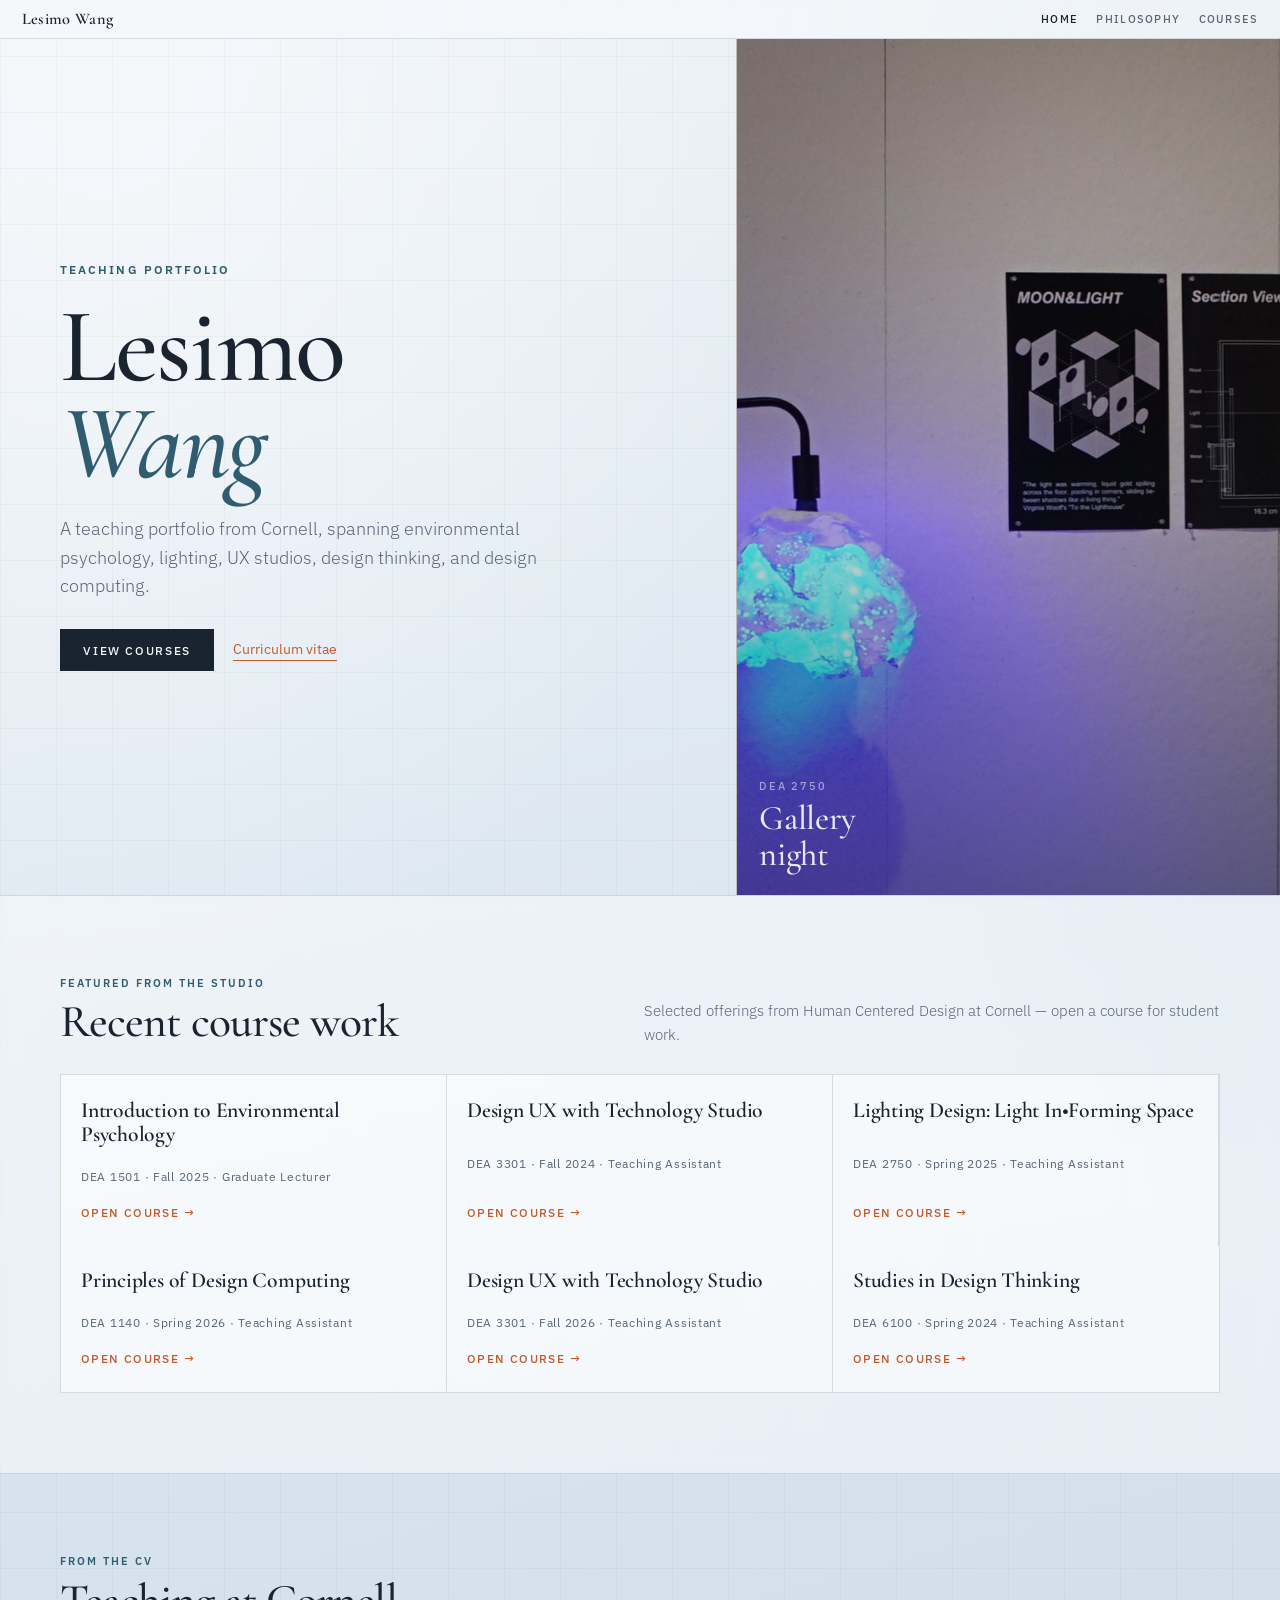
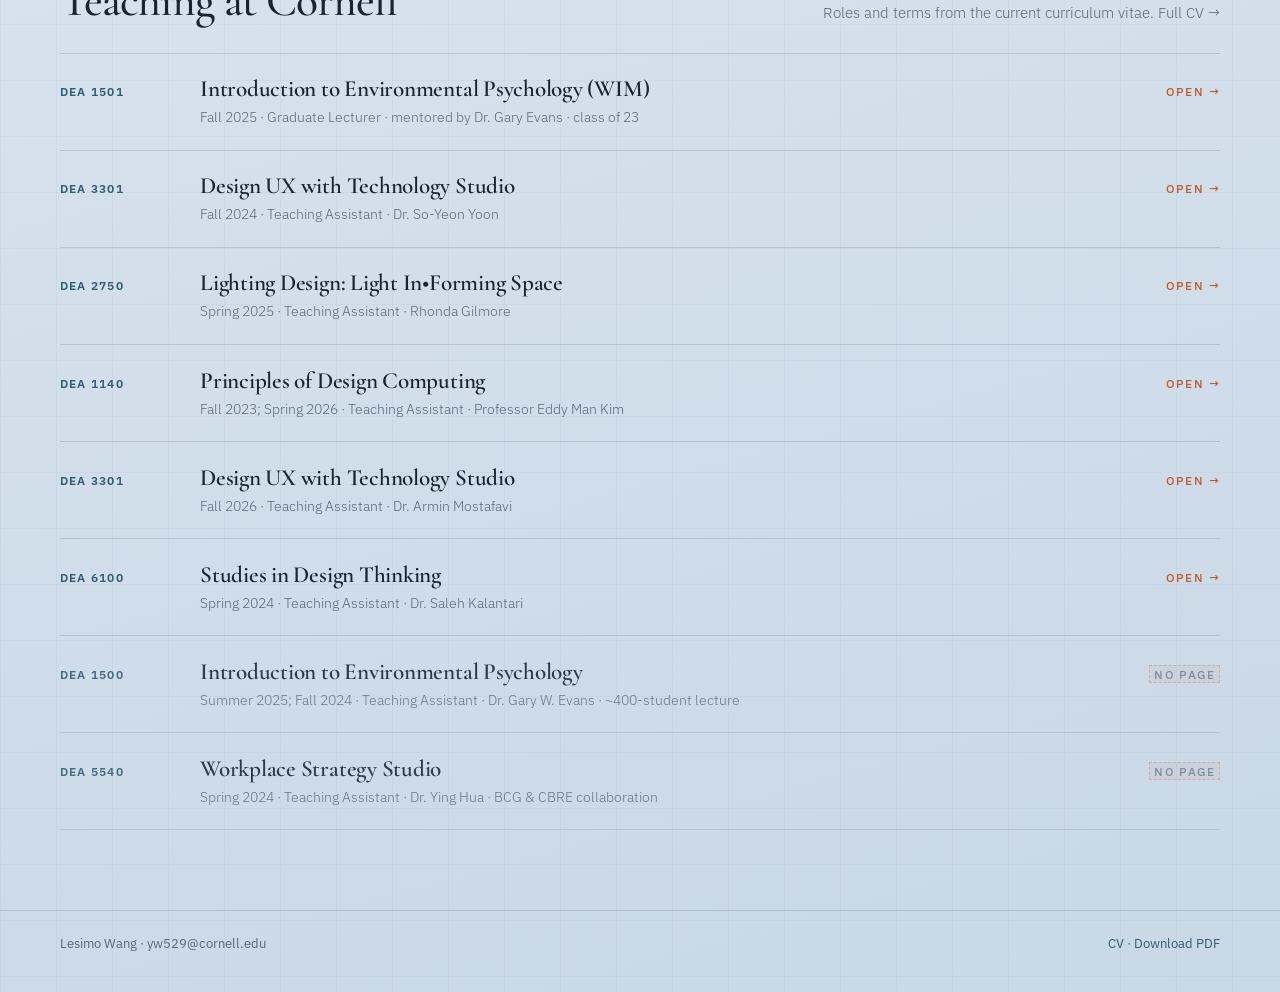
<file: index.html>
<!DOCTYPE html>
<html lang="en">
<head>
  <meta charset="UTF-8" />
  <meta name="viewport" content="width=device-width, initial-scale=1" />
  <title>Lesimo Wang — Teaching Portfolio</title>
  <link rel="preconnect" href="https://fonts.googleapis.com" />
  <link rel="preconnect" href="https://fonts.gstatic.com" crossorigin />
  <link href="https://fonts.googleapis.com/css2?family=Cormorant+Garamond:ital,wght@0,500;0,600;1,500&family=IBM+Plex+Sans:wght@300;400;500;600&display=swap" rel="stylesheet" />
  <link rel="stylesheet" href="assets/site.css?v=hero-gallery-1" />
</head>
<body>
  <nav class="site-nav">
    <div class="site-nav-inner">
      <a class="brand" href="index.html">Lesimo Wang</a>
      <ul>
        <li><a href="index.html" aria-current="page">Home</a></li>
        <li><a href="philosophy.html">Philosophy</a></li>
        <li><a href="courses/index.html">Courses</a></li>
      </ul>
    </div>
  </nav>

  <header class="hero">
    <div class="hero-copy">
      <p class="eyebrow">Teaching portfolio</p>
      <h1 class="hero-brand">Lesimo <em>Wang</em></h1>
      <p class="hero-lead">
        A teaching portfolio from Cornell, spanning environmental psychology, lighting, UX studios, design thinking, and design computing.
      </p>
      <div class="cta-row">
        <a class="cta-primary" href="courses/index.html">View courses</a>
        <a class="cta-secondary" href="cv.html">Curriculum vitae</a>
      </div>
    </div>
    <div class="hero-visual hero-visual--photo">
      <img
        class="hero-visual-img"
        src="assets/dea-2750/exhibit/exhibit-panorama-hero.jpg"
        alt="Student luminaire exhibition, DEA 2750"
      />
      <p class="visual-caption">
        <span>DEA 2750</span>
        Gallery night
      </p>
    </div>
  </header>

  <section class="section band">
    <div class="section-head">
      <div>
        <p class="label">Featured from the studio</p>
        <h2>Recent course work</h2>
      </div>
      <p class="note">
        Selected offerings from Human Centered Design at Cornell — open a course for student work.
      </p>
    </div>
    <div class="artifact-rail">
      <a class="artifact-item" href="courses/dea-1501.html">
        <strong>Introduction to Environmental Psychology</strong>
        <span>DEA 1501 · Fall 2025 · Graduate Lecturer</span>
        <span class="tick">Open course →</span>
      </a>
      <a class="artifact-item" href="courses/dea-3301-f24.html">
        <strong>Design UX with Technology Studio</strong>
        <span>DEA 3301 · Fall 2024 · Teaching Assistant</span>
        <span class="tick">Open course →</span>
      </a>
      <a class="artifact-item" href="courses/dea-2750.html">
        <strong>Lighting Design: Light In•Forming Space</strong>
        <span>DEA 2750 · Spring 2025 · Teaching Assistant</span>
        <span class="tick">Open course →</span>
      </a>
      <a class="artifact-item" href="courses/dea-1140.html">
        <strong>Principles of Design Computing</strong>
        <span>DEA 1140 · Spring 2026 · Teaching Assistant</span>
        <span class="tick">Open course →</span>
      </a>
      <a class="artifact-item" href="courses/dea-3301-f26.html">
        <strong>Design UX with Technology Studio</strong>
        <span>DEA 3301 · Fall 2026 · Teaching Assistant</span>
        <span class="tick">Open course →</span>
      </a>
      <a class="artifact-item" href="courses/dea-6100.html">
        <strong>Studies in Design Thinking</strong>
        <span>DEA 6100 · Spring 2024 · Teaching Assistant</span>
        <span class="tick">Open course →</span>
      </a>
    </div>
  </section>

  <section class="section">
    <div class="section-head">
      <div>
        <p class="label">From the CV</p>
        <h2>Teaching at Cornell</h2>
      </div>
      <p class="note">
        Roles and terms from the current curriculum vitae.
        <a href="cv.html">Full CV →</a>
      </p>
    </div>
    <div class="course-list home-teaching-list">
      <a class="course-row" href="courses/dea-1501.html">
        <span class="code">DEA 1501</span>
        <div>
          <h3>Introduction to Environmental Psychology (WIM)</h3>
          <p>Fall 2025 · Graduate Lecturer · mentored by Dr. Gary Evans · class of 23</p>
        </div>
        <span class="go">Open →</span>
      </a>
      <a class="course-row" href="courses/dea-3301-f24.html">
        <span class="code">DEA 3301</span>
        <div>
          <h3>Design UX with Technology Studio</h3>
          <p>Fall 2024 · Teaching Assistant · Dr. So-Yeon Yoon</p>
        </div>
        <span class="go">Open →</span>
      </a>
      <a class="course-row" href="courses/dea-2750.html">
        <span class="code">DEA 2750</span>
        <div>
          <h3>Lighting Design: Light In•Forming Space</h3>
          <p>Spring 2025 · Teaching Assistant · Rhonda Gilmore</p>
        </div>
        <span class="go">Open →</span>
      </a>
      <a class="course-row" href="courses/dea-1140.html">
        <span class="code">DEA 1140</span>
        <div>
          <h3>Principles of Design Computing</h3>
          <p>Fall 2023; Spring 2026 · Teaching Assistant · Professor Eddy Man Kim</p>
        </div>
        <span class="go">Open →</span>
      </a>
      <a class="course-row" href="courses/dea-3301-f26.html">
        <span class="code">DEA 3301</span>
        <div>
          <h3>Design UX with Technology Studio</h3>
          <p>Fall 2026 · Teaching Assistant · Dr. Armin Mostafavi</p>
        </div>
        <span class="go">Open →</span>
      </a>
      <a class="course-row" href="courses/dea-6100.html">
        <span class="code">DEA 6100</span>
        <div>
          <h3>Studies in Design Thinking</h3>
          <p>Spring 2024 · Teaching Assistant · Dr. Saleh Kalantari</p>
        </div>
        <span class="go">Open →</span>
      </a>
      <div class="course-row is-static">
        <span class="code">DEA 1500</span>
        <div>
          <h3>Introduction to Environmental Psychology</h3>
          <p>Summer 2025; Fall 2024 · Teaching Assistant · Dr. Gary W. Evans · ~400-student lecture</p>
        </div>
        <span class="go ph">No page</span>
      </div>
      <div class="course-row is-static">
        <span class="code">DEA 5540</span>
        <div>
          <h3>Workplace Strategy Studio</h3>
          <p>Spring 2024 · Teaching Assistant · Dr. Ying Hua · BCG &amp; CBRE collaboration</p>
        </div>
        <span class="go ph">No page</span>
      </div>
    </div>
  </section>

  <footer class="site-footer">
    <span>Lesimo Wang · yw529@cornell.edu</span>
    <span>
      <a href="cv.html">CV</a>
      ·
      <a href="assets/cv-yuanzhi-wang.pdf" target="_blank" rel="noopener">Download PDF</a>
    </span>
  </footer>

<!-- Cloudflare Web Analytics --><script type='module' src='https://static.cloudflareinsights.com/beacon.min.js' data-cf-beacon='{"token": "278f370150f842c4921b867a629c3dd2"}'></script><!-- End Cloudflare Web Analytics -->
</body>
</html>
</file>
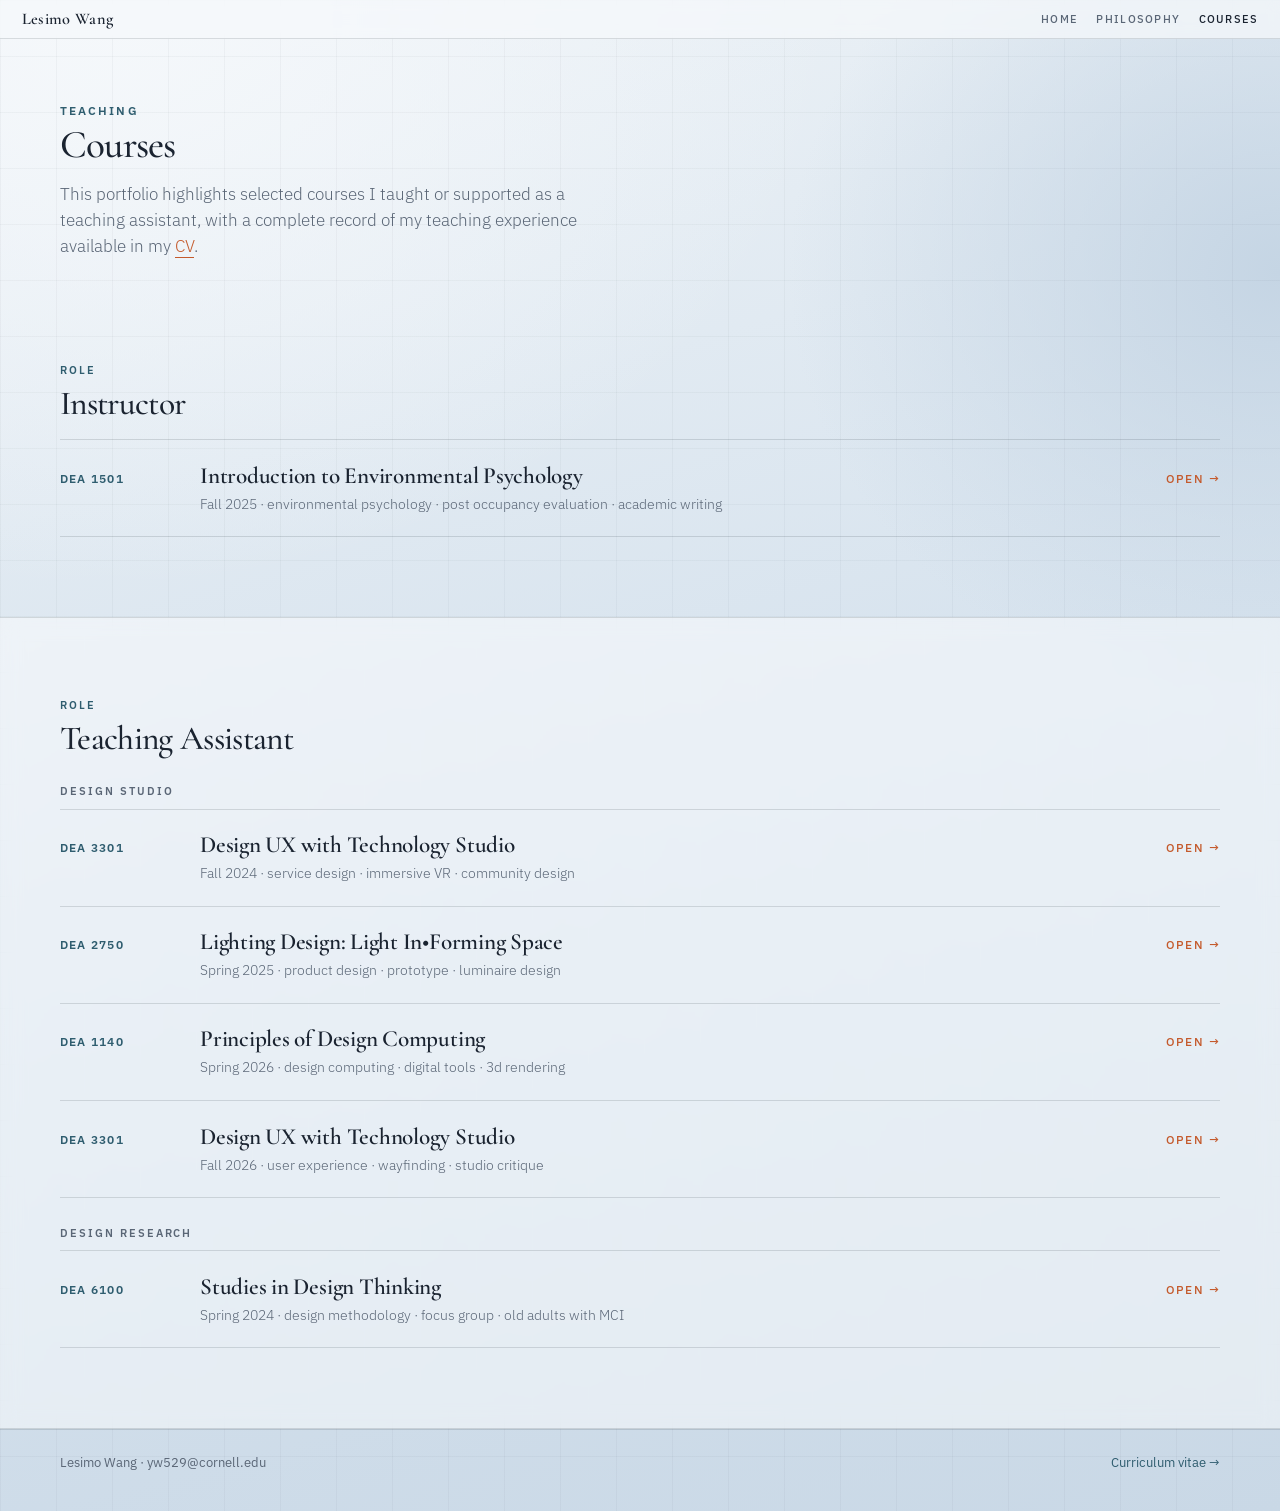
<file: courses/index.html>
<!DOCTYPE html>
<html lang="en">
<head>
  <meta charset="UTF-8" />
  <meta name="viewport" content="width=device-width, initial-scale=1" />
  <title>Courses — Lesimo Wang</title>
  <link rel="preconnect" href="https://fonts.googleapis.com" />
  <link rel="preconnect" href="https://fonts.gstatic.com" crossorigin />
  <link href="https://fonts.googleapis.com/css2?family=Cormorant+Garamond:ital,wght@0,500;0,600;1,500&family=IBM+Plex+Sans:wght@300;400;500;600&display=swap" rel="stylesheet" />
  <link rel="stylesheet" href="../assets/site.css?v=courses-tags-1" />
</head>
<body>
  <nav class="site-nav">
    <div class="site-nav-inner">
      <a class="brand" href="../index.html">Lesimo Wang</a><ul>
      <li><a href="../index.html">Home</a></li>
      <li><a href="../philosophy.html">Philosophy</a></li>
      <li><a href="index.html" aria-current="page">Courses</a></li>
    </ul>
    </div>
  </nav>

  <header class="page-hero">
    <p class="eyebrow">Teaching</p>
    <h1 class="page-title">Courses</h1>
    <p class="lead">
      This portfolio highlights selected courses I taught or supported as a teaching assistant, with a complete record of my teaching experience available in my <a href="../cv.html">CV</a>.
    </p>
  </header>

  <section class="section course-group">
    <div class="section-head">
      <div>
        <p class="label">Role</p>
        <h2>Instructor</h2>
      </div>
    </div>
    <div class="course-list">
      <a class="course-row course-row--priority" href="dea-1501.html">
        <span class="code">DEA 1501</span>
        <div>
          <h3>Introduction to Environmental Psychology</h3>
          <p>Fall 2025 · environmental psychology · post occupancy evaluation · academic writing</p>
        </div>
        <span class="go">Open →</span>
      </a>
    </div>
  </section>

  <section class="section course-group band">
    <div class="section-head">
      <div>
        <p class="label">Role</p>
        <h2>Teaching Assistant</h2>
      </div>
    </div>

    <div class="course-subgroup">
      <h3 class="course-subgroup-title">Design studio</h3>
      <div class="course-list">
        <a class="course-row" href="dea-3301-f24.html">
          <span class="code">DEA 3301</span>
          <div>
            <h3>Design UX with Technology Studio</h3>
            <p>Fall 2024 · service design · immersive VR · community design</p>
          </div>
          <span class="go">Open →</span>
        </a>
        <a class="course-row course-row--priority" href="dea-2750.html">
          <span class="code">DEA 2750</span>
          <div>
            <h3>Lighting Design: Light In•Forming Space</h3>
            <p>Spring 2025 · product design · prototype · luminaire design</p>
          </div>
          <span class="go">Open →</span>
        </a>
        <a class="course-row" href="dea-1140.html">
          <span class="code">DEA 1140</span>
          <div>
            <h3>Principles of Design Computing</h3>
            <p>Spring 2026 · design computing · digital tools · 3d rendering</p>
          </div>
          <span class="go">Open →</span>
        </a>
        <a class="course-row" href="dea-3301-f26.html">
          <span class="code">DEA 3301</span>
          <div>
            <h3>Design UX with Technology Studio</h3>
            <p>Fall 2026 · user experience · wayfinding · studio critique</p>
          </div>
          <span class="go">Open →</span>
        </a>
      </div>
    </div>

    <div class="course-subgroup">
      <h3 class="course-subgroup-title">Design research</h3>
      <div class="course-list">
        <a class="course-row" href="dea-6100.html">
          <span class="code">DEA 6100</span>
          <div>
            <h3>Studies in Design Thinking</h3>
            <p>Spring 2024 · design methodology · focus group · old adults with MCI</p>
          </div>
          <span class="go">Open →</span>
        </a>
      </div>
    </div>
  </section>

  <footer class="site-footer">
    <span>Lesimo Wang · yw529@cornell.edu</span>
    <a href="../cv.html">Curriculum vitae →</a>
  </footer>
<!-- Cloudflare Web Analytics --><script type='module' src='https://static.cloudflareinsights.com/beacon.min.js' data-cf-beacon='{"token": "278f370150f842c4921b867a629c3dd2"}'></script><!-- End Cloudflare Web Analytics -->
</body>
</html>
</file>
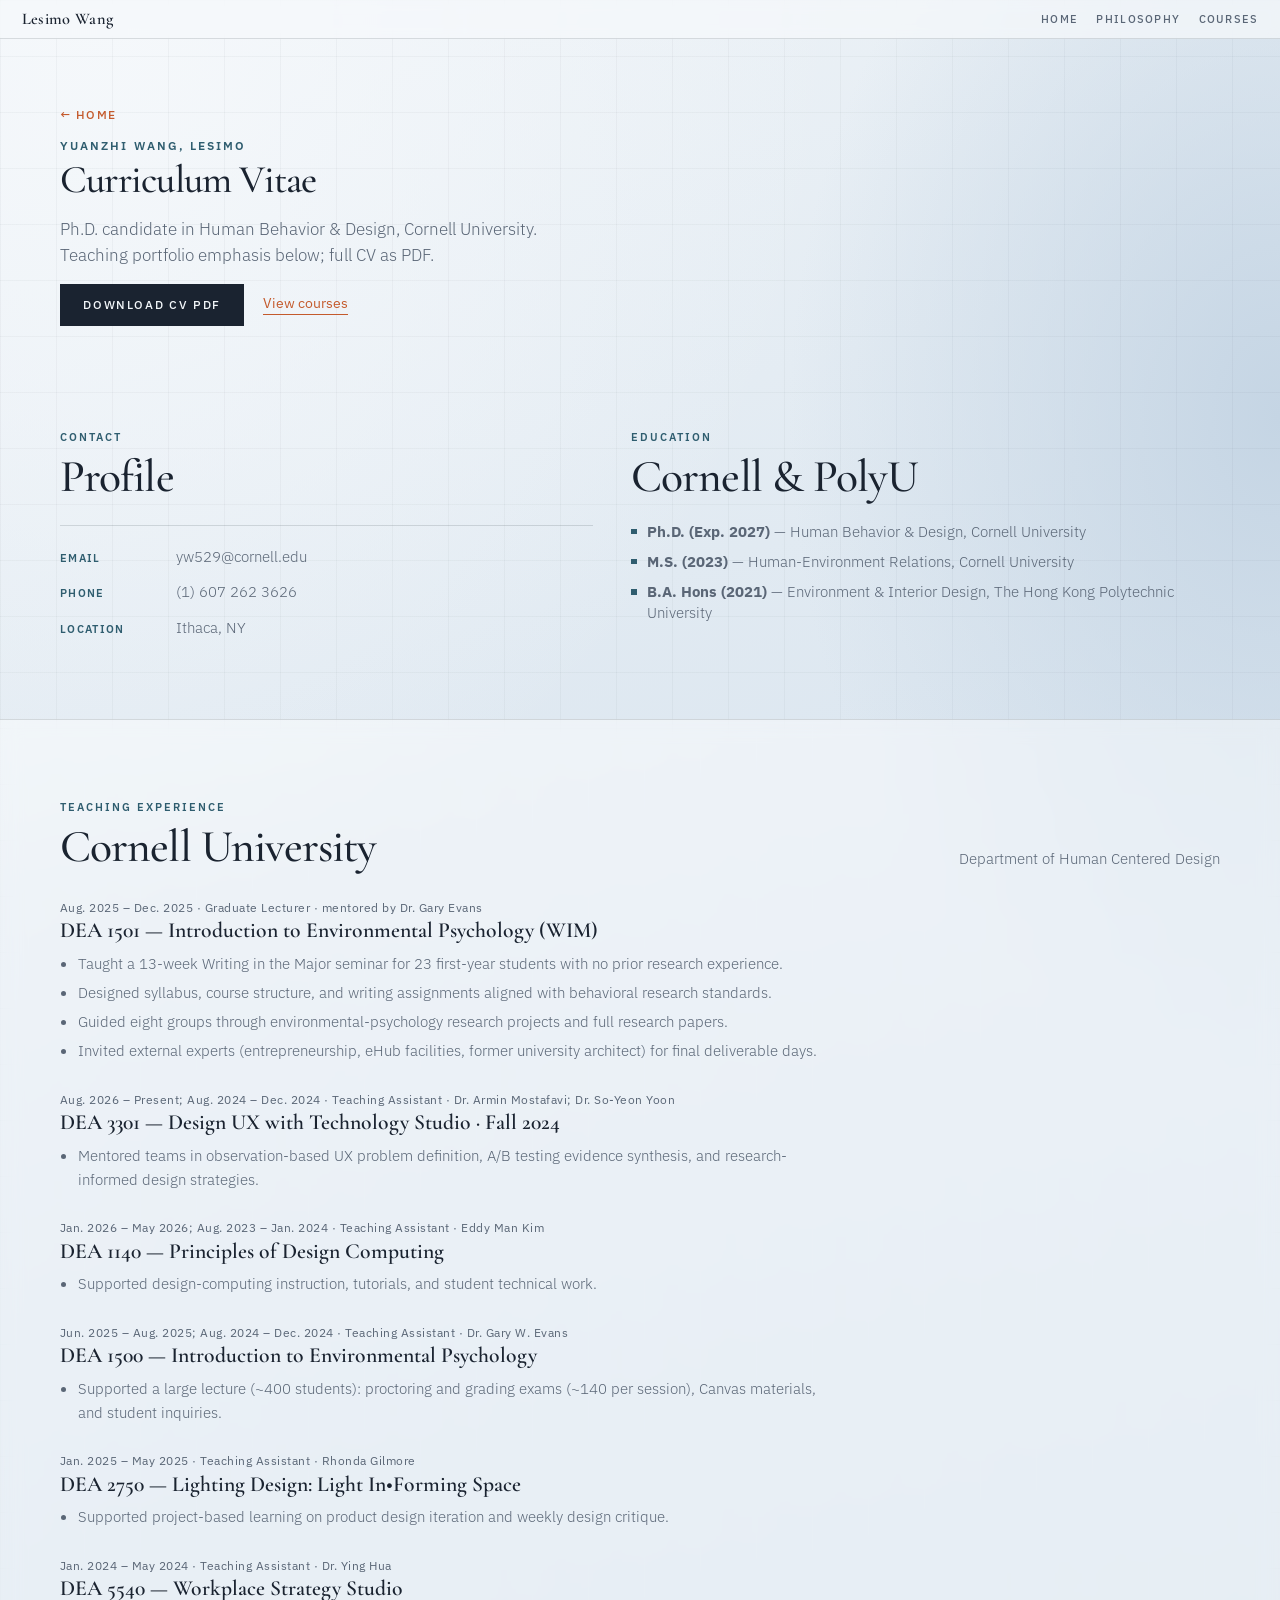
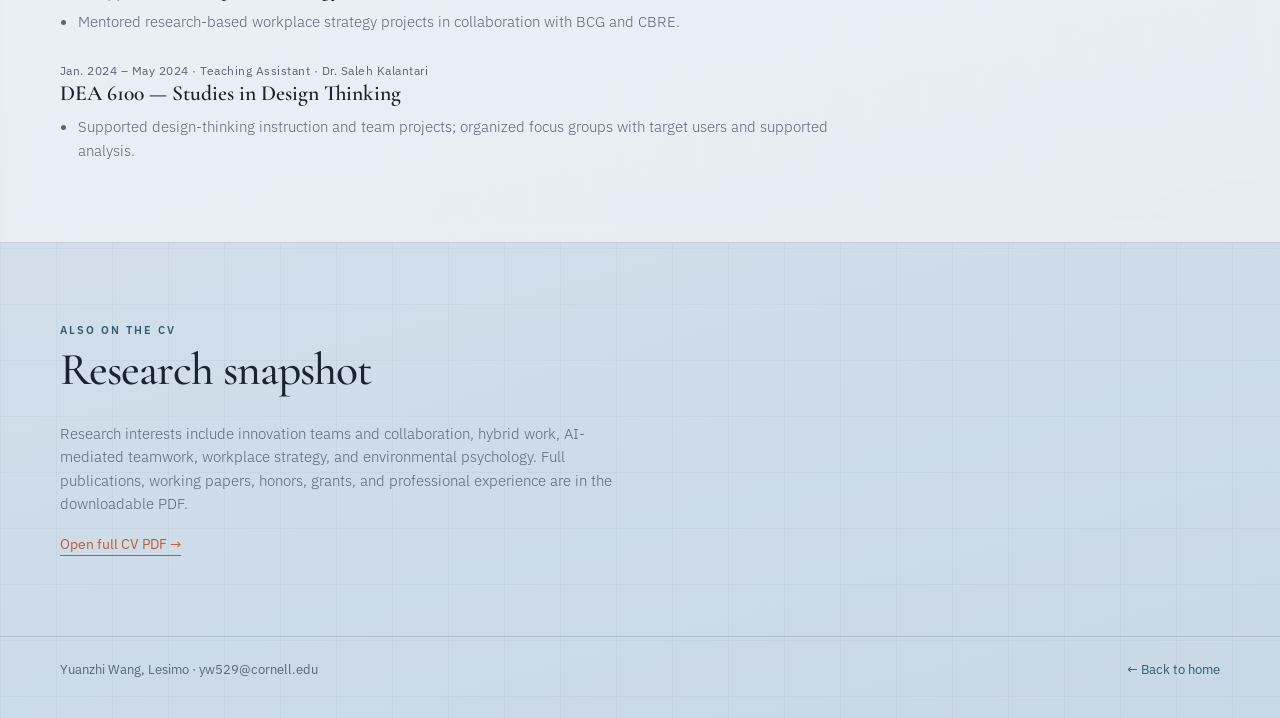
<file: cv.html>
<!DOCTYPE html>
<html lang="en">
<head>
  <meta charset="UTF-8" />
  <meta name="viewport" content="width=device-width, initial-scale=1" />
  <title>Curriculum Vitae — Lesimo Wang</title>
  <link rel="preconnect" href="https://fonts.googleapis.com" />
  <link rel="preconnect" href="https://fonts.gstatic.com" crossorigin />
  <link href="https://fonts.googleapis.com/css2?family=Cormorant+Garamond:ital,wght@0,500;0,600;1,500&family=IBM+Plex+Sans:wght@300;400;500;600&display=swap" rel="stylesheet" />
  <link rel="stylesheet" href="assets/site.css?v=pdf-rerender-1" />
</head>
<body>
  <nav class="site-nav">
    <div class="site-nav-inner">
      <a class="brand" href="index.html">Lesimo Wang</a>
      <ul>
        <li><a href="index.html">Home</a></li>
        <li><a href="philosophy.html">Philosophy</a></li>
        <li><a href="courses/index.html">Courses</a></li>
      </ul>
    </div>
  </nav>

  <header class="page-hero">
    <a class="back-link" href="index.html">← Home</a>
    <p class="eyebrow">Yuanzhi Wang, Lesimo</p>
    <h1 class="page-title">Curriculum Vitae</h1>
    <p class="lead">
      Ph.D. candidate in Human Behavior &amp; Design, Cornell University.
      Teaching portfolio emphasis below; full CV as PDF.
    </p>
    <div class="cta-row" style="margin-top:1rem;">
      <a class="cta-primary" href="assets/cv-yuanzhi-wang.pdf" target="_blank" rel="noopener">Download CV PDF</a>
      <a class="cta-secondary" href="courses/index.html">View courses</a>
    </div>
  </header>

  <section class="section">
    <div class="overview-syllabus">
      <div class="overview-col">
        <p class="label">Contact</p>
        <h2>Profile</h2>
        <div class="overview-block">
          <dl class="role-facts">
            <div>
              <dt>Email</dt>
              <dd><a href="mailto:yw529@cornell.edu">yw529@cornell.edu</a></dd>
            </div>
            <div>
              <dt>Phone</dt>
              <dd>(1) 607 262 3626</dd>
            </div>
            <div>
              <dt>Location</dt>
              <dd>Ithaca, NY</dd>
            </div>
          </dl>
        </div>
      </div>
      <div class="syllabus-col">
        <p class="label">Education</p>
        <h2>Cornell &amp; PolyU</h2>
        <ul class="outcomes-list">
          <li><strong>Ph.D. (Exp. 2027)</strong> — Human Behavior &amp; Design, Cornell University</li>
          <li><strong>M.S. (2023)</strong> — Human-Environment Relations, Cornell University</li>
          <li><strong>B.A. Hons (2021)</strong> — Environment &amp; Interior Design, The Hong Kong Polytechnic University</li>
        </ul>
      </div>
    </div>
  </section>

  <section class="section band" id="teaching">
    <div class="section-head">
      <div>
        <p class="label">Teaching experience</p>
        <h2>Cornell University</h2>
      </div>
      <p class="note">Department of Human Centered Design</p>
    </div>

    <div class="cv-teaching">
      <article class="cv-post">
        <p class="cv-meta">Aug. 2025 – Dec. 2025 · Graduate Lecturer · mentored by Dr. Gary Evans</p>
        <h3><a href="courses/dea-1501.html">DEA 1501 — Introduction to Environmental Psychology (WIM)</a></h3>
        <ul>
          <li>Taught a 13-week Writing in the Major seminar for 23 first-year students with no prior research experience.</li>
          <li>Designed syllabus, course structure, and writing assignments aligned with behavioral research standards.</li>
          <li>Guided eight groups through environmental-psychology research projects and full research papers.</li>
          <li>Invited external experts (entrepreneurship, eHub facilities, former university architect) for final deliverable days.</li>
        </ul>
      </article>

      <article class="cv-post">
        <p class="cv-meta">Aug. 2026 – Present; Aug. 2024 – Dec. 2024 · Teaching Assistant · Dr. Armin Mostafavi; Dr. So-Yeon Yoon</p>
        <h3><a href="courses/dea-3301-f26.html">DEA 3301 — Design UX with Technology Studio</a> · <a href="courses/dea-3301-f24.html">Fall 2024</a></h3>
        <ul>
          <li>Mentored teams in observation-based UX problem definition, A/B testing evidence synthesis, and research-informed design strategies.</li>
        </ul>
      </article>

      <article class="cv-post">
        <p class="cv-meta">Jan. 2026 – May 2026; Aug. 2023 – Jan. 2024 · Teaching Assistant · Eddy Man Kim</p>
        <h3><a href="courses/dea-1140.html">DEA 1140 — Principles of Design Computing</a></h3>
        <ul>
          <li>Supported design-computing instruction, tutorials, and student technical work.</li>
        </ul>
      </article>

      <article class="cv-post">
        <p class="cv-meta">Jun. 2025 – Aug. 2025; Aug. 2024 – Dec. 2024 · Teaching Assistant · Dr. Gary W. Evans</p>
        <h3>DEA 1500 — Introduction to Environmental Psychology</h3>
        <ul>
          <li>Supported a large lecture (~400 students): proctoring and grading exams (~140 per session), Canvas materials, and student inquiries.</li>
        </ul>
      </article>

      <article class="cv-post">
        <p class="cv-meta">Jan. 2025 – May 2025 · Teaching Assistant · Rhonda Gilmore</p>
        <h3><a href="courses/dea-2750.html">DEA 2750 — Lighting Design: Light In•Forming Space</a></h3>
        <ul>
          <li>Supported project-based learning on product design iteration and weekly design critique.</li>
        </ul>
      </article>

      <article class="cv-post">
        <p class="cv-meta">Jan. 2024 – May 2024 · Teaching Assistant · Dr. Ying Hua</p>
        <h3>DEA 5540 — Workplace Strategy Studio</h3>
        <ul>
          <li>Mentored research-based workplace strategy projects in collaboration with BCG and CBRE.</li>
        </ul>
      </article>

      <article class="cv-post">
        <p class="cv-meta">Jan. 2024 – May 2024 · Teaching Assistant · Dr. Saleh Kalantari</p>
        <h3><a href="courses/dea-6100.html">DEA 6100 — Studies in Design Thinking</a></h3>
        <ul>
          <li>Supported design-thinking instruction and team projects; organized focus groups with target users and supported analysis.</li>
        </ul>
      </article>
    </div>
  </section>

  <section class="section">
    <div class="section-head">
      <div>
        <p class="label">Also on the CV</p>
        <h2>Research snapshot</h2>
      </div>
    </div>
    <div class="prose">
      <p>
        Research interests include innovation teams and collaboration, hybrid work, AI-mediated teamwork,
        workplace strategy, and environmental psychology. Full publications, working papers, honors,
        grants, and professional experience are in the downloadable PDF.
      </p>
      <p>
        <a class="cta-secondary" href="assets/cv-yuanzhi-wang.pdf" target="_blank" rel="noopener">Open full CV PDF →</a>
      </p>
    </div>
  </section>

  <footer class="site-footer">
    <span>Yuanzhi Wang, Lesimo · yw529@cornell.edu</span>
    <a href="index.html">← Back to home</a>
  </footer>
<!-- Cloudflare Web Analytics --><script type='module' src='https://static.cloudflareinsights.com/beacon.min.js' data-cf-beacon='{"token": "278f370150f842c4921b867a629c3dd2"}'></script><!-- End Cloudflare Web Analytics -->
</body>
</html>
</file>
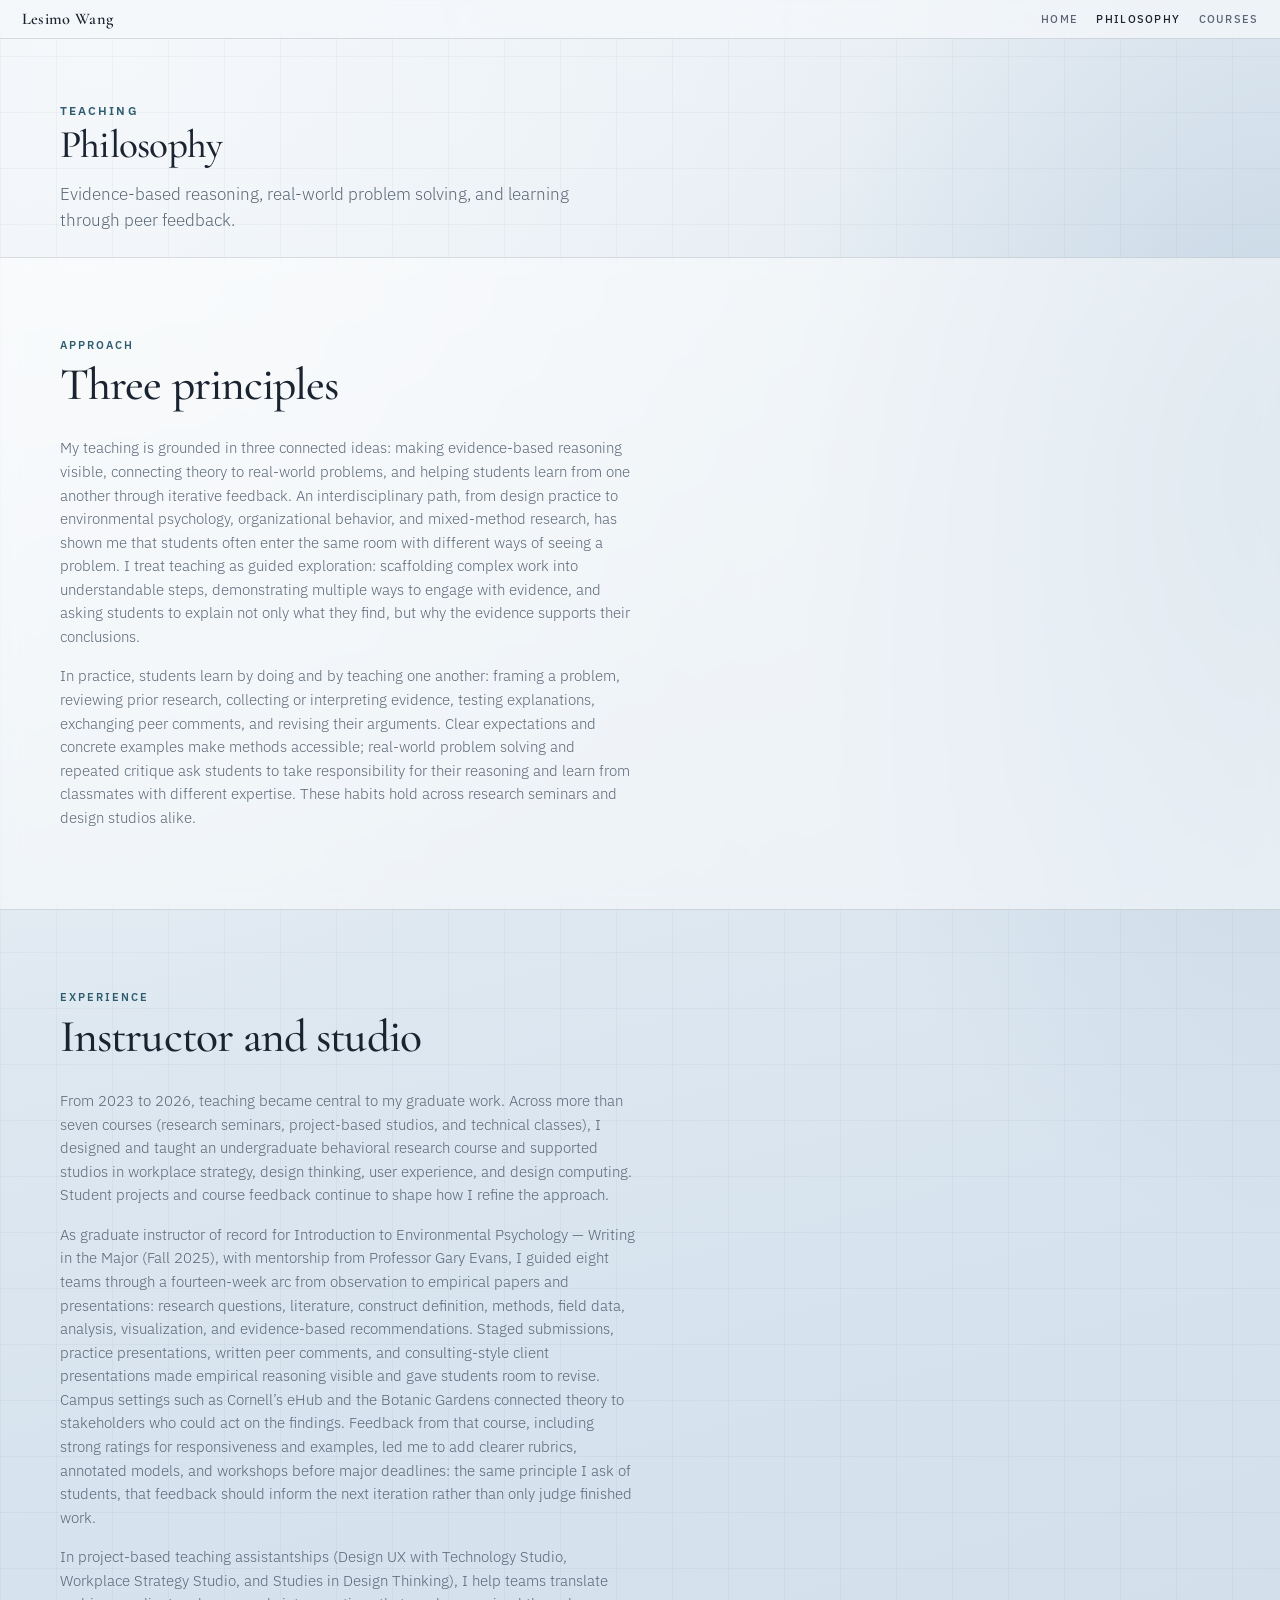
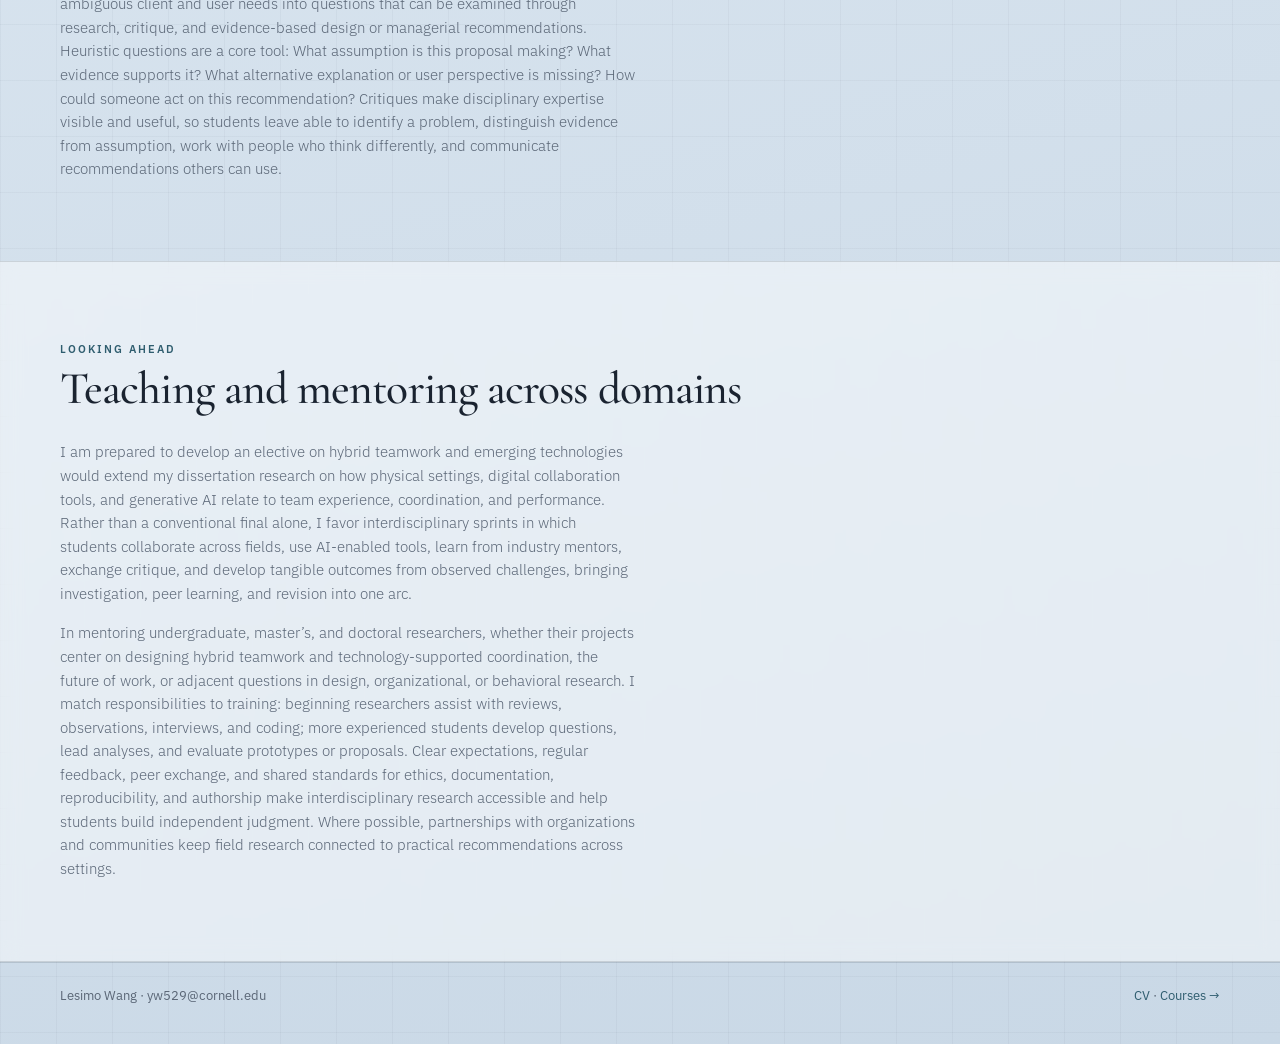
<file: philosophy.html>
<!DOCTYPE html>
<html lang="en">
<head>
  <meta charset="UTF-8" />
  <meta name="viewport" content="width=device-width, initial-scale=1" />
  <title>Philosophy — Lesimo Wang</title>
  <link rel="preconnect" href="https://fonts.googleapis.com" />
  <link rel="preconnect" href="https://fonts.gstatic.com" crossorigin />
  <link href="https://fonts.googleapis.com/css2?family=Cormorant+Garamond:ital,wght@0,500;0,600;1,500&family=IBM+Plex+Sans:wght@300;400;500;600&display=swap" rel="stylesheet" />
  <link rel="stylesheet" href="assets/site.css?v=pdf-rerender-1" />
</head>
<body>
  <nav class="site-nav">
    <div class="site-nav-inner">
      <a class="brand" href="index.html">Lesimo Wang</a><ul>
      <li><a href="index.html">Home</a></li>
      <li><a href="philosophy.html" aria-current="page">Philosophy</a></li>
      <li><a href="courses/index.html">Courses</a></li>
    </ul>
    </div>
  </nav>

  <header class="page-hero">
    <p class="eyebrow">Teaching</p>
    <h1 class="page-title">Philosophy</h1>
    <p class="lead">
      Evidence-based reasoning, real-world problem solving, and learning through peer feedback.
    </p>
  </header>

  <section class="section band">
    <div class="section-head">
      <div>
        <p class="label">Approach</p>
        <h2>Three principles</h2>
      </div>
    </div>
    <div class="prose">
      <p>
        My teaching is grounded in three connected ideas: making evidence-based reasoning visible,
        connecting theory to real-world problems, and helping students learn from one another through
        iterative feedback. An interdisciplinary path, from design practice to environmental psychology,
        organizational behavior, and mixed-method research, has shown me that students often enter the
        same room with different ways of seeing a problem. I treat teaching as guided exploration:
        scaffolding complex work into understandable steps, demonstrating multiple ways to engage with
        evidence, and asking students to explain not only what they find, but why the evidence supports
        their conclusions.
      </p>
      <p>
        In practice, students learn by doing and by teaching one another: framing a problem, reviewing
        prior research, collecting or interpreting evidence, testing explanations, exchanging peer
        comments, and revising their arguments. Clear expectations and concrete examples make methods
        accessible; real-world problem solving and repeated critique ask students to take responsibility
        for their reasoning and learn from classmates with different expertise. These habits hold across
        research seminars and design studios alike.
      </p>
    </div>
  </section>

  <section class="section">
    <div class="section-head">
      <div>
        <p class="label">Experience</p>
        <h2>Instructor and studio</h2>
      </div>
    </div>
    <div class="prose">
      <p>
        From 2023 to 2026, teaching became central to my graduate work. Across more than seven courses
        (research seminars, project-based studios, and technical classes), I designed and taught an
        undergraduate behavioral research course and supported studios in workplace strategy, design
        thinking, user experience, and design computing. Student projects and course feedback continue to
        shape how I refine the approach.
      </p>
      <p>
        As graduate instructor of record for Introduction to Environmental Psychology — Writing in the
        Major (Fall 2025), with mentorship from Professor Gary Evans, I guided eight teams through a
        fourteen-week arc from observation to empirical papers and presentations: research questions,
        literature, construct definition, methods, field data, analysis, visualization, and
        evidence-based recommendations. Staged submissions, practice presentations, written peer comments,
        and consulting-style client presentations made empirical reasoning visible and gave students room
        to revise. Campus settings such as Cornell’s eHub and the Botanic Gardens connected theory to
        stakeholders who could act on the findings. Feedback from that course, including strong ratings
        for responsiveness and examples, led me to add clearer rubrics, annotated models, and workshops
        before major deadlines: the same principle I ask of students, that feedback should inform the next
        iteration rather than only judge finished work.
      </p>
      <p>
        In project-based teaching assistantships (Design UX with Technology Studio, Workplace
        Strategy Studio, and Studies in Design Thinking), I help teams translate ambiguous client and user
        needs into questions that can be examined through research, critique, and evidence-based design or
        managerial recommendations. Heuristic questions are a core tool: What assumption is this proposal
        making? What evidence supports it? What alternative explanation or user perspective is missing?
        How could someone act on this recommendation? Critiques make disciplinary expertise visible and
        useful, so students leave able to identify a problem, distinguish evidence from assumption, work
        with people who think differently, and communicate recommendations others can use.
      </p>
    </div>
  </section>

  <section class="section band">
    <div class="section-head">
      <div>
        <p class="label">Looking ahead</p>
        <h2>Teaching and mentoring across domains</h2>
      </div>
    </div>
    <div class="prose">
      <p>
        I am prepared to develop an elective on hybrid teamwork and emerging technologies would extend my dissertation
        research on how physical settings, digital collaboration tools, and generative AI relate to team
        experience, coordination, and performance. Rather than a conventional final alone, I favor
        interdisciplinary sprints in which students collaborate across fields, use AI-enabled tools, learn
        from industry mentors, exchange critique, and develop tangible outcomes from observed challenges,
        bringing investigation, peer learning, and revision into one arc.
      </p>
      <p>
        In mentoring undergraduate, master’s, and doctoral researchers, whether their projects center on
        designing hybrid teamwork and technology-supported coordination, the future of work, or adjacent questions in
        design, organizational, or behavioral research. I match responsibilities to training: beginning
        researchers assist with reviews, observations, interviews, and coding; more experienced students
        develop questions, lead analyses, and evaluate prototypes or proposals. Clear expectations, regular
        feedback, peer exchange, and shared standards for ethics, documentation, reproducibility, and
        authorship make interdisciplinary research accessible and help students build independent judgment.
        Where possible, partnerships with organizations and communities keep field research connected to
        practical recommendations across settings.
      </p>
    </div>
  </section>

  <footer class="site-footer">
    <span>Lesimo Wang · yw529@cornell.edu</span>
    <span>
      <a href="cv.html">CV</a>
      ·
      <a href="courses/index.html">Courses →</a>
    </span>
  </footer>
<!-- Cloudflare Web Analytics --><script type='module' src='https://static.cloudflareinsights.com/beacon.min.js' data-cf-beacon='{"token": "278f370150f842c4921b867a629c3dd2"}'></script><!-- End Cloudflare Web Analytics -->
</body>
</html>
</file>
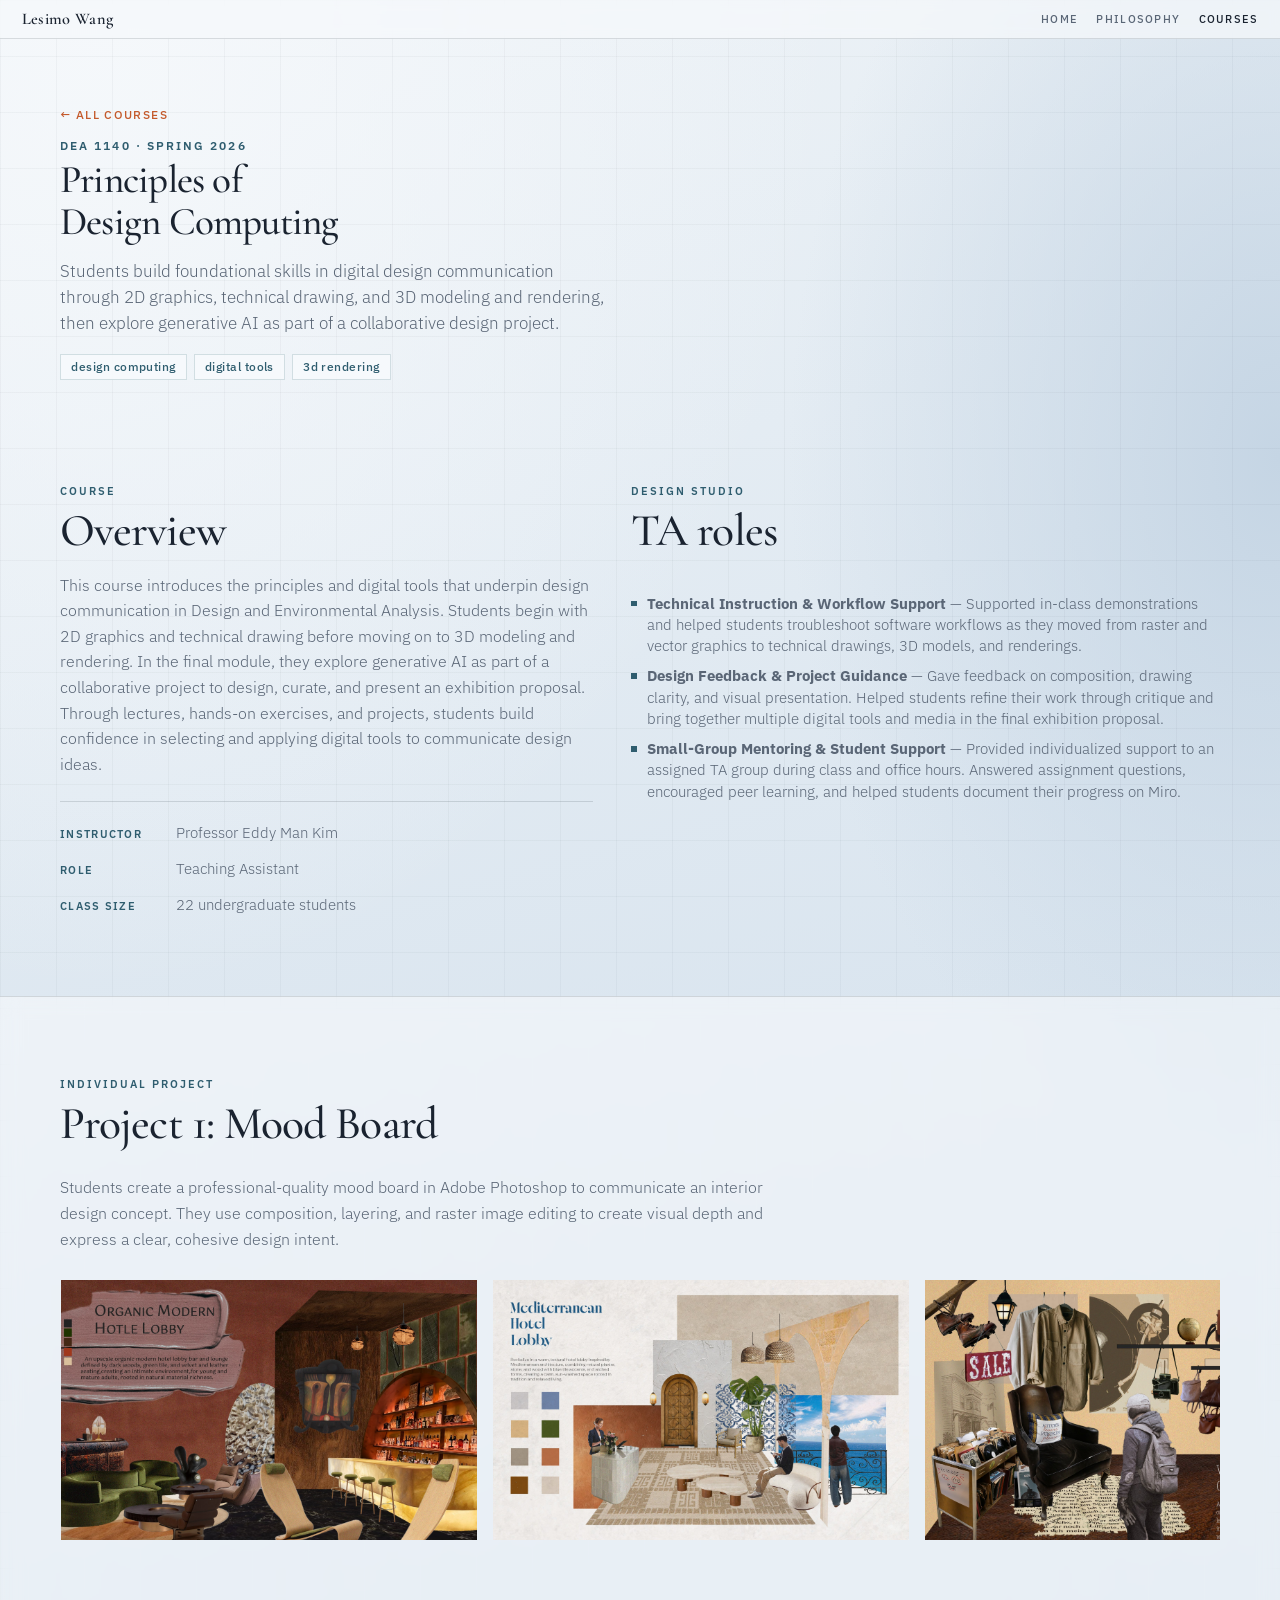
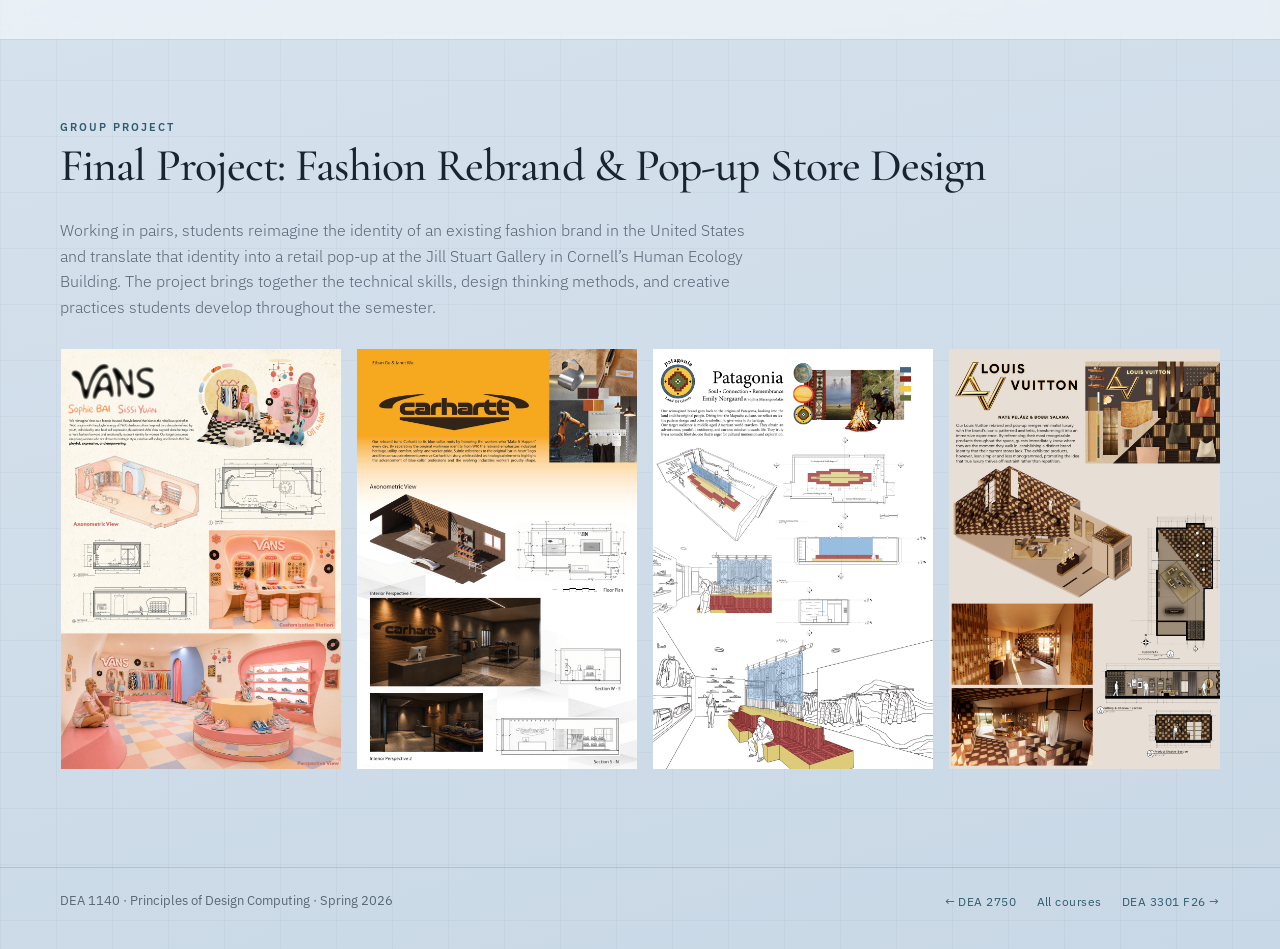
<file: courses/dea-1140.html>
<!DOCTYPE html>
<html lang="en">
<head>
  <meta charset="UTF-8" />
  <meta name="viewport" content="width=device-width, initial-scale=1" />
  <title>DEA 1140 — Principles of Design Computing — Lesimo Wang</title>
  <link rel="preconnect" href="https://fonts.googleapis.com" />
  <link rel="preconnect" href="https://fonts.gstatic.com" crossorigin />
  <link href="https://fonts.googleapis.com/css2?family=Cormorant+Garamond:ital,wght@0,500;0,600;1,500&family=IBM+Plex+Sans:wght@300;400;500;600&display=swap" rel="stylesheet" />
  <link rel="stylesheet" href="../assets/site.css?v=pdf-rerender-1" />
</head>
<body>
  <nav class="site-nav">
    <div class="site-nav-inner">
      <a class="brand" href="../index.html">Lesimo Wang</a>
      <ul>
        <li><a href="../index.html">Home</a></li>
        <li><a href="../philosophy.html">Philosophy</a></li>
        <li><a href="index.html" aria-current="page">Courses</a></li>
      </ul>
    </div>
  </nav>

  <header class="page-hero">
    <a class="back-link" href="index.html">← All courses</a>
    <p class="eyebrow">DEA 1140 · Spring 2026</p>
    <h1 class="page-title">Principles of&nbsp; Design Computing</h1>
    <p class="lead">
      Students build foundational skills in digital design communication through 2D graphics, technical drawing,
      and 3D modeling and rendering, then explore generative AI as part of a collaborative design project.
    </p>
    <div class="tag-row" aria-label="Course tags">
      <span class="tag">design computing</span>
      <span class="tag">digital tools</span>
      <span class="tag">3d rendering</span>
    </div>
  </header>

  <section class="section" id="overview">
    <div class="overview-syllabus">
      <div class="overview-col">
        <p class="label">Course</p>
        <h2>Overview</h2>
        <div class="overview-block">
          <p>
            This course introduces the principles and digital tools that underpin design communication
            in Design and Environmental Analysis. Students begin with 2D graphics and technical drawing
            before moving on to 3D modeling and rendering. In the final module, they explore generative AI
            as part of a collaborative project to design, curate, and present an exhibition proposal.
            Through lectures, hands-on exercises, and projects, students build confidence in selecting
            and applying digital tools to communicate design ideas.
          </p>
          <dl class="role-facts">
            <div>
              <dt>Instructor</dt>
              <dd>Professor Eddy Man Kim</dd>
            </div>
            <div>
              <dt>Role</dt>
              <dd>Teaching Assistant</dd>
            </div>
            <div>
              <dt>Class size</dt>
              <dd>22 undergraduate students</dd>
            </div>
          </dl>
        </div>
      </div>

      <div class="syllabus-col" id="syllabus">
        <div class="syllabus-toolbar">
          <div>
            <p class="label">Design studio</p>
            <h2>TA roles</h2>
          </div>
        </div>
        <ul class="outcomes-list">
          <li><strong>Technical Instruction &amp; Workflow Support</strong> — Supported in-class demonstrations and helped students troubleshoot software workflows as they moved from raster and vector graphics to technical drawings, 3D models, and renderings.</li>
          <li><strong>Design Feedback &amp; Project Guidance</strong> — Gave feedback on composition, drawing clarity, and visual presentation. Helped students refine their work through critique and bring together multiple digital tools and media in the final exhibition proposal.</li>
          <li><strong>Small-Group Mentoring &amp; Student Support</strong> — Provided individualized support to an assigned TA group during class and office hours. Answered assignment questions, encouraged peer learning, and helped students document their progress on Miro.</li>
        </ul>
      </div>
    </div>
  </section>

  <section class="section band" id="project1">
    <div class="section-head">
      <div>
        <p class="label">Individual project</p>
        <h2>Project 1: Mood Board</h2>
      </div>
    </div>
    <div class="overview-block overview-block--spaced">
      <p>
        Students create a professional-quality mood board in Adobe Photoshop to communicate an interior
        design concept. They use composition, layering, and raster image editing to create visual depth
        and express a clear, cohesive design intent.
      </p>
    </div>

    <div class="poster-rail-wrap">
      <div class="poster-rail" tabindex="0" aria-label="Project 1 mood boards">
        <figure class="poster-card poster-card--landscape">
          <div class="poster-card-media">
            <img src="../assets/dea-1140/moodboards/04.jpg" alt="Student mood board" loading="lazy" />
          </div>
</figure>
        <figure class="poster-card poster-card--landscape">
          <div class="poster-card-media">
            <img src="../assets/dea-1140/moodboards/02.jpg" alt="Student mood board" loading="lazy" />
          </div>
</figure>
        <figure class="poster-card poster-card--landscape">
          <div class="poster-card-media">
            <img src="../assets/dea-1140/moodboards/08.jpg" alt="Student mood board" loading="lazy" />
          </div>
</figure>
        <figure class="poster-card poster-card--landscape">
          <div class="poster-card-media">
            <img src="../assets/dea-1140/moodboards/03.jpg" alt="Student mood board" loading="lazy" />
          </div>
</figure>
        <figure class="poster-card poster-card--landscape">
          <div class="poster-card-media">
            <img src="../assets/dea-1140/moodboards/01.jpg" alt="Student mood board" loading="lazy" />
          </div>
</figure>
        <figure class="poster-card poster-card--landscape">
          <div class="poster-card-media">
            <img src="../assets/dea-1140/moodboards/05.jpg" alt="Student mood board" loading="lazy" />
          </div>
</figure>
        <figure class="poster-card poster-card--landscape">
          <div class="poster-card-media">
            <img src="../assets/dea-1140/moodboards/06.jpg" alt="Student mood board" loading="lazy" />
          </div>
</figure>
        <figure class="poster-card poster-card--landscape">
          <div class="poster-card-media">
            <img src="../assets/dea-1140/moodboards/07.jpg" alt="Student mood board" loading="lazy" />
          </div>
</figure>
      </div>
    </div>
  </section>

  <section class="section" id="outcomes">
    <div class="section-head">
      <div>
        <p class="label">Group project</p>
        <h2>Final Project: Fashion Rebrand &amp; Pop-up Store Design</h2>
      </div>
    </div>
    <div class="overview-block overview-block--spaced">
      <p>
        Working in pairs, students reimagine the identity of an existing fashion brand in the United States
        and translate that identity into a retail pop-up at the Jill Stuart Gallery in Cornell’s Human Ecology
        Building. The project brings together the technical skills, design thinking methods, and creative
        practices students develop throughout the semester.
      </p>
    </div>

    <div class="poster-rail-wrap">
      <div class="poster-rail" tabindex="0" aria-label="Final project posters">
        <figure class="poster-card">
          <div class="poster-card-media">
            <img src="../assets/dea-1140/finals/06.jpg?v=pdf-rerender-1" alt="Student final project poster" loading="lazy" />
          </div>
</figure>
        <figure class="poster-card">
          <div class="poster-card-media">
            <img src="../assets/dea-1140/finals/02.jpg?v=pdf-rerender-1" alt="Student final project poster" loading="lazy" />
          </div>
</figure>
        <figure class="poster-card">
          <div class="poster-card-media">
            <img src="../assets/dea-1140/finals/01.jpg?v=pdf-rerender-1" alt="Student final project poster" loading="lazy" />
          </div>
</figure>
        <figure class="poster-card">
          <div class="poster-card-media">
            <img src="../assets/dea-1140/finals/03.jpg?v=pdf-rerender-1" alt="Student final project poster" loading="lazy" />
          </div>
</figure>
        <figure class="poster-card">
          <div class="poster-card-media">
            <img src="../assets/dea-1140/finals/04.jpg?v=pdf-rerender-1" alt="Student final project poster" loading="lazy" />
          </div>
</figure>
        <figure class="poster-card">
          <div class="poster-card-media">
            <img src="../assets/dea-1140/finals/05.jpg?v=pdf-rerender-1" alt="Student final project poster" loading="lazy" />
          </div>
</figure>
      </div>
    </div>
  </section>

  <footer class="site-footer">
    <span>DEA 1140 · Principles of Design Computing · Spring 2026</span>
    <nav class="footer-nav" aria-label="Course navigation">
      <a href="dea-2750.html">← DEA 2750</a>
      <a href="index.html">All courses</a>
      <a href="dea-3301-f26.html">DEA 3301 F26 →</a>
    </nav>
  </footer>
<!-- Cloudflare Web Analytics --><script type='module' src='https://static.cloudflareinsights.com/beacon.min.js' data-cf-beacon='{"token": "278f370150f842c4921b867a629c3dd2"}'></script><!-- End Cloudflare Web Analytics -->
</body>
</html>
</file>
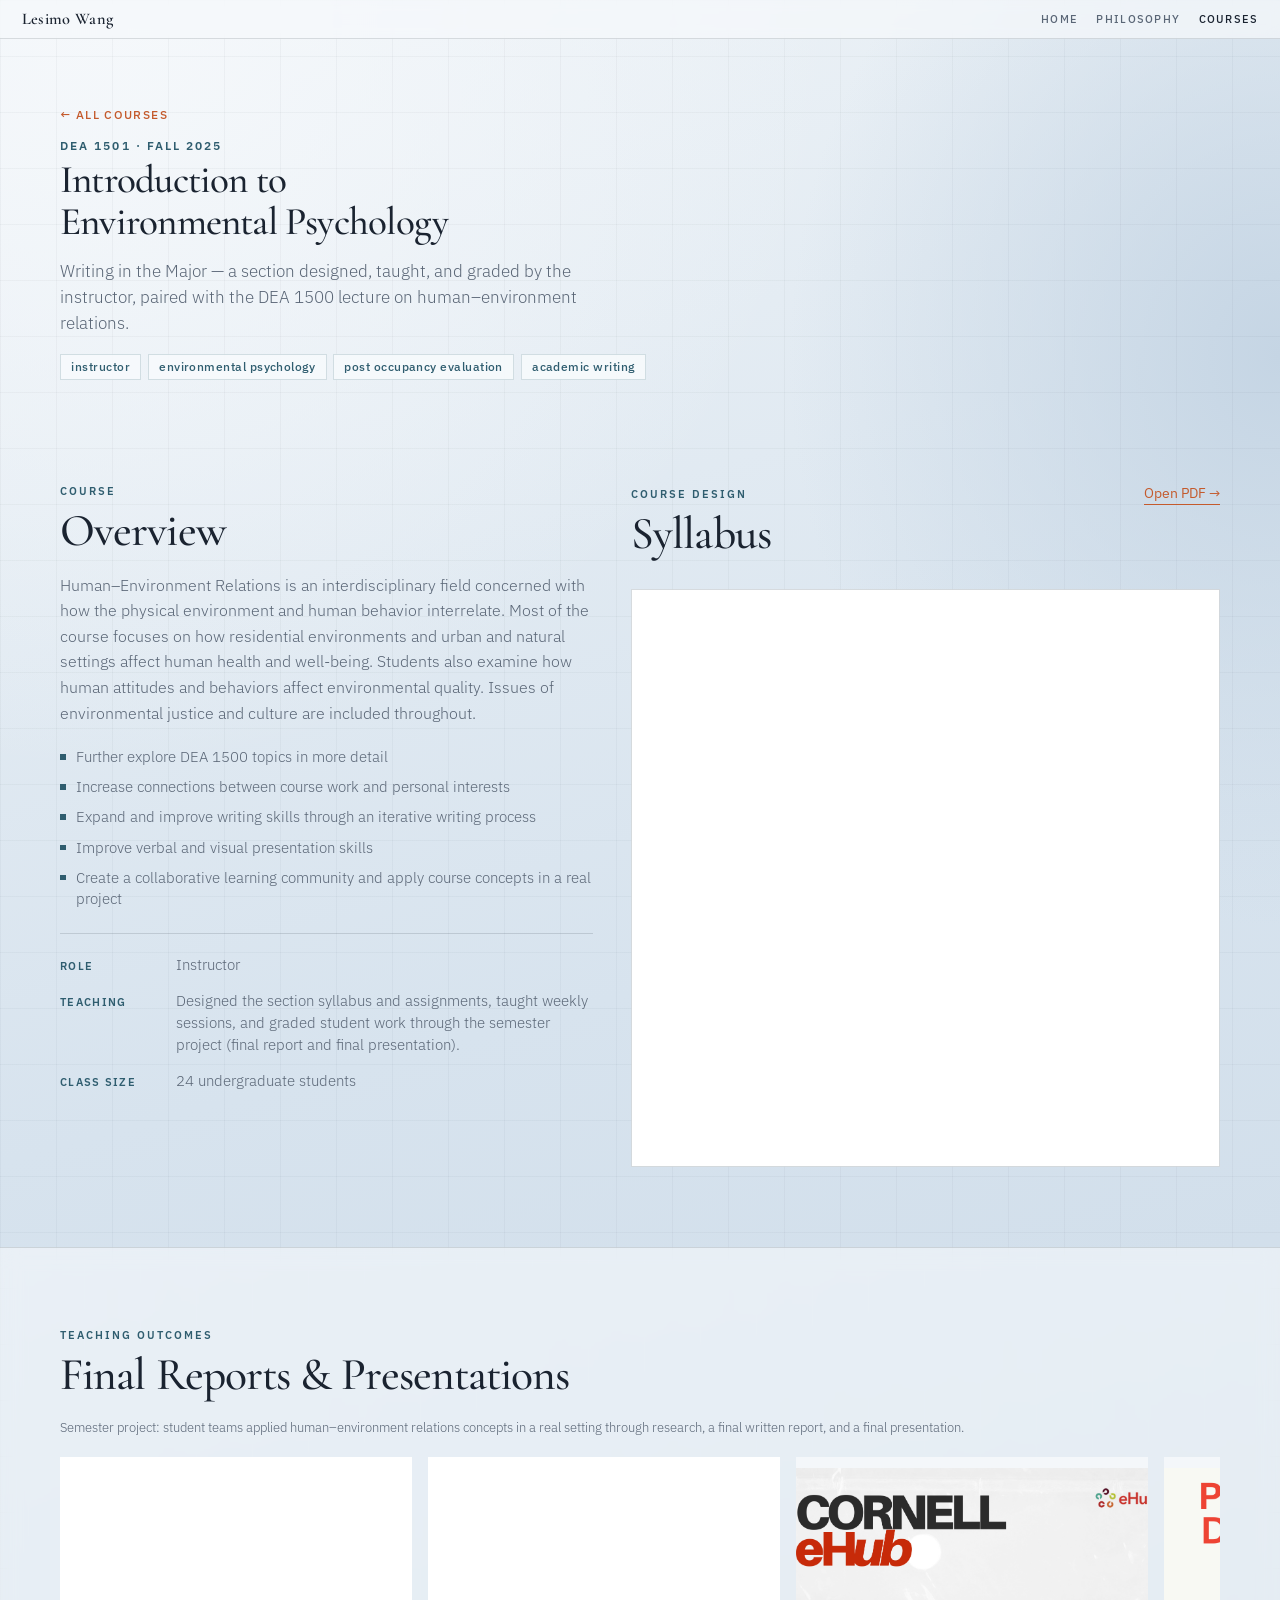
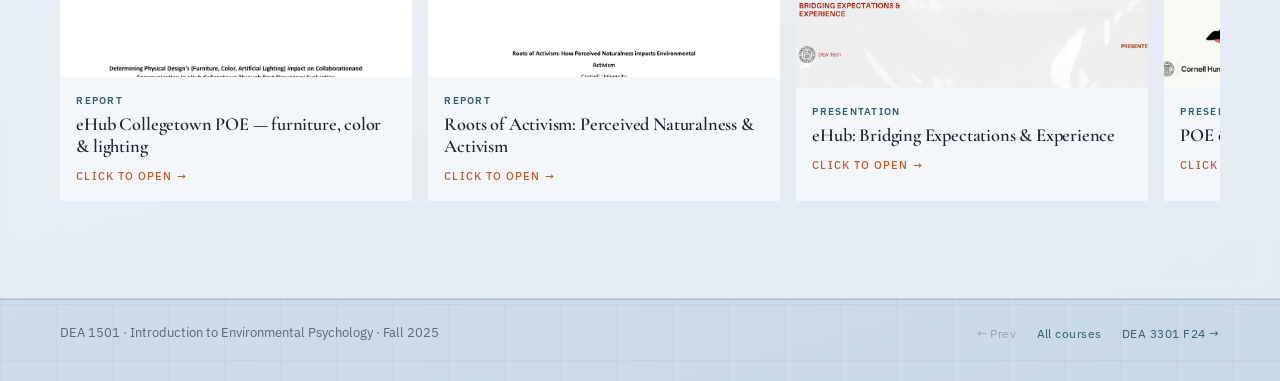
<file: courses/dea-1501.html>
<!DOCTYPE html>
<html lang="en">
<head>
  <meta charset="UTF-8" />
  <meta name="viewport" content="width=device-width, initial-scale=1" />
  <title>DEA 1501 — Lesimo Wang</title>
  <link rel="preconnect" href="https://fonts.googleapis.com" />
  <link rel="preconnect" href="https://fonts.gstatic.com" crossorigin />
  <link href="https://fonts.googleapis.com/css2?family=Cormorant+Garamond:ital,wght@0,500;0,600;1,500&family=IBM+Plex+Sans:wght@300;400;500;600&display=swap" rel="stylesheet" />
  <link rel="stylesheet" href="../assets/site.css?v=pdf-rerender-1" />
</head>
<body>
  <nav class="site-nav">
    <div class="site-nav-inner">
      <a class="brand" href="../index.html">Lesimo Wang</a><ul>
        <li><a href="../index.html">Home</a></li>
        <li><a href="../philosophy.html">Philosophy</a></li>
        <li><a href="index.html" aria-current="page">Courses</a></li>
      </ul>
    </div>
  </nav>

  <header class="page-hero">
    <a class="back-link" href="index.html">← All courses</a>
    <p class="eyebrow">DEA 1501 · Fall 2025</p>
    <h1 class="page-title">Introduction to Environmental Psychology</h1>
    <p class="lead">
      Writing in the Major — a section designed, taught, and graded by the instructor,
      paired with the DEA 1500 lecture on human–environment relations.
    </p>
    <div class="tag-row" aria-label="Course tags">
      <span class="tag">instructor</span>
      <span class="tag">environmental psychology</span>
      <span class="tag">post occupancy evaluation</span>
      <span class="tag">academic writing</span>
    </div>
  </header>

  <section class="section" id="overview">
    <div class="overview-syllabus">
      <div class="overview-col">
        <p class="label">Course</p>
        <h2>Overview</h2>
        <div class="overview-block">
          <p>
            Human–Environment Relations is an interdisciplinary field concerned with how the
            physical environment and human behavior interrelate. Most of the course focuses on
            how residential environments and urban and natural settings affect human health and
            well-being. Students also examine how human attitudes and behaviors affect
            environmental quality. Issues of environmental justice and culture are included
            throughout.
          </p>
          <ul class="outcomes-list">
            <li>Further explore DEA 1500 topics in more detail</li>
            <li>Increase connections between course work and personal interests</li>
            <li>Expand and improve writing skills through an iterative writing process</li>
            <li>Improve verbal and visual presentation skills</li>
            <li>Create a collaborative learning community and apply course concepts in a real project</li>
          </ul>
          <dl class="role-facts">
            <div>
              <dt>Role</dt>
              <dd>Instructor</dd>
            </div>
            <div>
              <dt>Teaching</dt>
              <dd>Designed the section syllabus and assignments, taught weekly sessions, and graded student work through the semester project (final report and final presentation).</dd>
            </div>
            <div>
              <dt>Class size</dt>
              <dd>24 undergraduate students</dd>
            </div>
          </dl>
        </div>
      </div>

      <div class="syllabus-col" id="syllabus">
        <div class="syllabus-toolbar">
          <div>
            <p class="label">Course design</p>
            <h2>Syllabus</h2>
          </div>
          <a class="cta-secondary" href="../assets/dea-1501/syllabus.pdf" target="_blank" rel="noopener">Open PDF →</a>
        </div>
        <div class="syllabus-frame-wrap">
          <iframe
            class="syllabus-frame"
            title="DEA 1501 Fall 2025 Syllabus"
            src="../assets/dea-1501/syllabus.pdf"
          ></iframe>
        </div>
      </div>
    </div>
  </section>

  <section class="section band" id="outcomes">
    <div class="section-head">
      <div>
        <p class="label">Teaching outcomes</p>
        <h2>Final Reports &amp; Presentations</h2>
      </div>
    </div>
    <p class="gallery-hint">Semester project: student teams applied human–environment relations concepts in a real setting through research, a final written report, and a final presentation.</p>

    <div class="cover-gallery-wrap">
      <div class="cover-gallery" id="cover-gallery" tabindex="0" aria-label="Student project covers">
        <button
          class="cover-card"
          type="button"
          data-kind="Report"
          data-title="Determining Physical Design’s Impact on Collaboration and Communication in eHub Collegetown Through Post Occupancy Evaluation"
          data-src="../assets/dea-1501/ehub-poe-final-report.pdf"
        >
          <div class="cover-media">
            <img src="../assets/dea-1501/covers/ehub-poe-report.jpg?v=pdf-rerender-1" alt="Cover: eHub POE final report" loading="lazy" />
          </div>
          <div class="cover-body">
            <span class="kind">Report</span>
            <strong>eHub Collegetown POE — furniture, color &amp; lighting</strong>
<span class="hint">Click to open →</span>
          </div>
        </button>

        <button
          class="cover-card"
          type="button"
          data-kind="Report"
          data-title="Roots of Activism: How Perceived Naturalness Impacts Environmental Activism"
          data-src="../assets/dea-1501/presentations/roots-of-activism-report.pdf"
        >
          <div class="cover-media">
            <img src="../assets/dea-1501/covers/roots-of-activism.jpg?v=pdf-rerender-1" alt="Cover: Roots of Activism report" loading="lazy" />
          </div>
          <div class="cover-body">
            <span class="kind">Report</span>
            <strong>Roots of Activism: Perceived Naturalness &amp; Activism</strong>
<span class="hint">Click to open →</span>
          </div>
        </button>

        <button
          class="cover-card"
          type="button"
          data-kind="Presentation"
          data-title="eHub: Bridging Expectations &amp; Experience"
          data-src="../assets/dea-1501/presentations/ehub-bridging-expectations.pdf"
        >
          <div class="cover-media">
            <img src="../assets/dea-1501/covers/ehub-bridging.jpg?v=pdf-rerender-1" alt="Cover: eHub Bridging Expectations presentation" loading="lazy" />
          </div>
          <div class="cover-body">
            <span class="kind">Presentation</span>
            <strong>eHub: Bridging Expectations &amp; Experience</strong>
<span class="hint">Click to open →</span>
          </div>
        </button>

        <button
          class="cover-card"
          type="button"
          data-kind="Presentation"
          data-title="POE of Physical Design in eHub"
          data-src="../assets/dea-1501/presentations/ehub-poe-presentation-sample.pdf"
        >
          <div class="cover-media">
            <img src="../assets/dea-1501/covers/ehub-poe-presentation.jpg?v=pdf-rerender-1" alt="Cover: POE of Physical Design in eHub" loading="lazy" />
          </div>
          <div class="cover-body">
            <span class="kind">Presentation</span>
            <strong>POE of Physical Design in eHub</strong>
<span class="hint">Click to open →</span>
          </div>
        </button>

        <button
          class="cover-card"
          type="button"
          data-kind="Presentation"
          data-title="How Do Visual Cues — Signage, Geometric Form, and Plant Variation — in Cornell Botanic Garden Versus the Cascadilla Trail Influence Visitor’s Environmental Attitudes?"
          data-src="../assets/dea-1501/presentations/visual-cues-naturalness.pdf"
        >
          <div class="cover-media">
            <img src="../assets/dea-1501/covers/visual-cues.jpg?v=pdf-rerender-1" alt="Cover: Visual Cues presentation" loading="lazy" />
          </div>
          <div class="cover-body">
            <span class="kind">Presentation</span>
            <strong>Visual Cues &amp; Environmental Attitudes</strong>
<span class="hint">Click to open →</span>
          </div>
        </button>

        <button
          class="cover-card"
          type="button"
          data-kind="Presentation"
          data-title="Naturalness"
          data-src="../assets/dea-1501/presentations/naturalness-presentation.pdf"
        >
          <div class="cover-media">
            <img src="../assets/dea-1501/covers/naturalness.jpg?v=pdf-rerender-1" alt="Cover: Naturalness presentation" loading="lazy" />
          </div>
          <div class="cover-body">
            <span class="kind">Presentation</span>
            <strong>Naturalness</strong>
<span class="hint">Click to open →</span>
          </div>
        </button>
      </div>
    </div>
  </section>

  <div class="outcome-modal" id="outcome-modal" hidden>
    <button class="modal-backdrop" type="button" aria-label="Close" data-close></button>
    <div class="modal-panel" role="dialog" aria-modal="true" aria-labelledby="outcome-modal-title">
      <div class="modal-head">
        <div>
          <p class="kind" id="outcome-modal-kind">Presentation</p>
          <h3 id="outcome-modal-title">Title</h3>
</div>
        <button class="modal-close" type="button" data-close>Close</button>
      </div>
      <iframe class="modal-frame" id="outcome-modal-frame" title="Student project PDF"></iframe>
      <div class="modal-foot">
        <span>Student work · DEA 1501</span>
        <a id="outcome-modal-link" href="#" target="_blank" rel="noopener">Open PDF in new tab →</a>
      </div>
    </div>
  </div>

  <footer class="site-footer">
    <span>DEA 1501 · Introduction to Environmental Psychology · Fall 2025</span>
    <nav class="footer-nav" aria-label="Course navigation">
      <span class="footer-nav-muted">← Prev</span>
      <a href="index.html">All courses</a>
      <a href="dea-3301-f24.html">DEA 3301 F24 →</a>
    </nav>
  </footer>

  <script>
    (function () {
      const modal = document.getElementById("outcome-modal");
      const frame = document.getElementById("outcome-modal-frame");
      const titleEl = document.getElementById("outcome-modal-title");
const kindEl = document.getElementById("outcome-modal-kind");
      const linkEl = document.getElementById("outcome-modal-link");
      const gallery = document.getElementById("cover-gallery");

      function openOutcome(card) {
        const src = card.getAttribute("data-src");
        kindEl.textContent = card.getAttribute("data-kind") || "";
        titleEl.textContent = card.getAttribute("data-title") || "";
frame.src = src;
        linkEl.href = src;
        modal.hidden = false;
        document.body.style.overflow = "hidden";
      }

      function closeOutcome() {
        modal.hidden = true;
        frame.src = "";
        document.body.style.overflow = "";
      }

      gallery.addEventListener("click", (e) => {
        const card = e.target.closest(".cover-card");
        if (card) openOutcome(card);
      });

      modal.addEventListener("click", (e) => {
        if (e.target.matches("[data-close]")) closeOutcome();
      });

      document.addEventListener("keydown", (e) => {
        if (e.key === "Escape" && !modal.hidden) closeOutcome();
      });
    })();
  </script>
<!-- Cloudflare Web Analytics --><script type='module' src='https://static.cloudflareinsights.com/beacon.min.js' data-cf-beacon='{"token": "278f370150f842c4921b867a629c3dd2"}'></script><!-- End Cloudflare Web Analytics -->
</body>
</html>
</file>
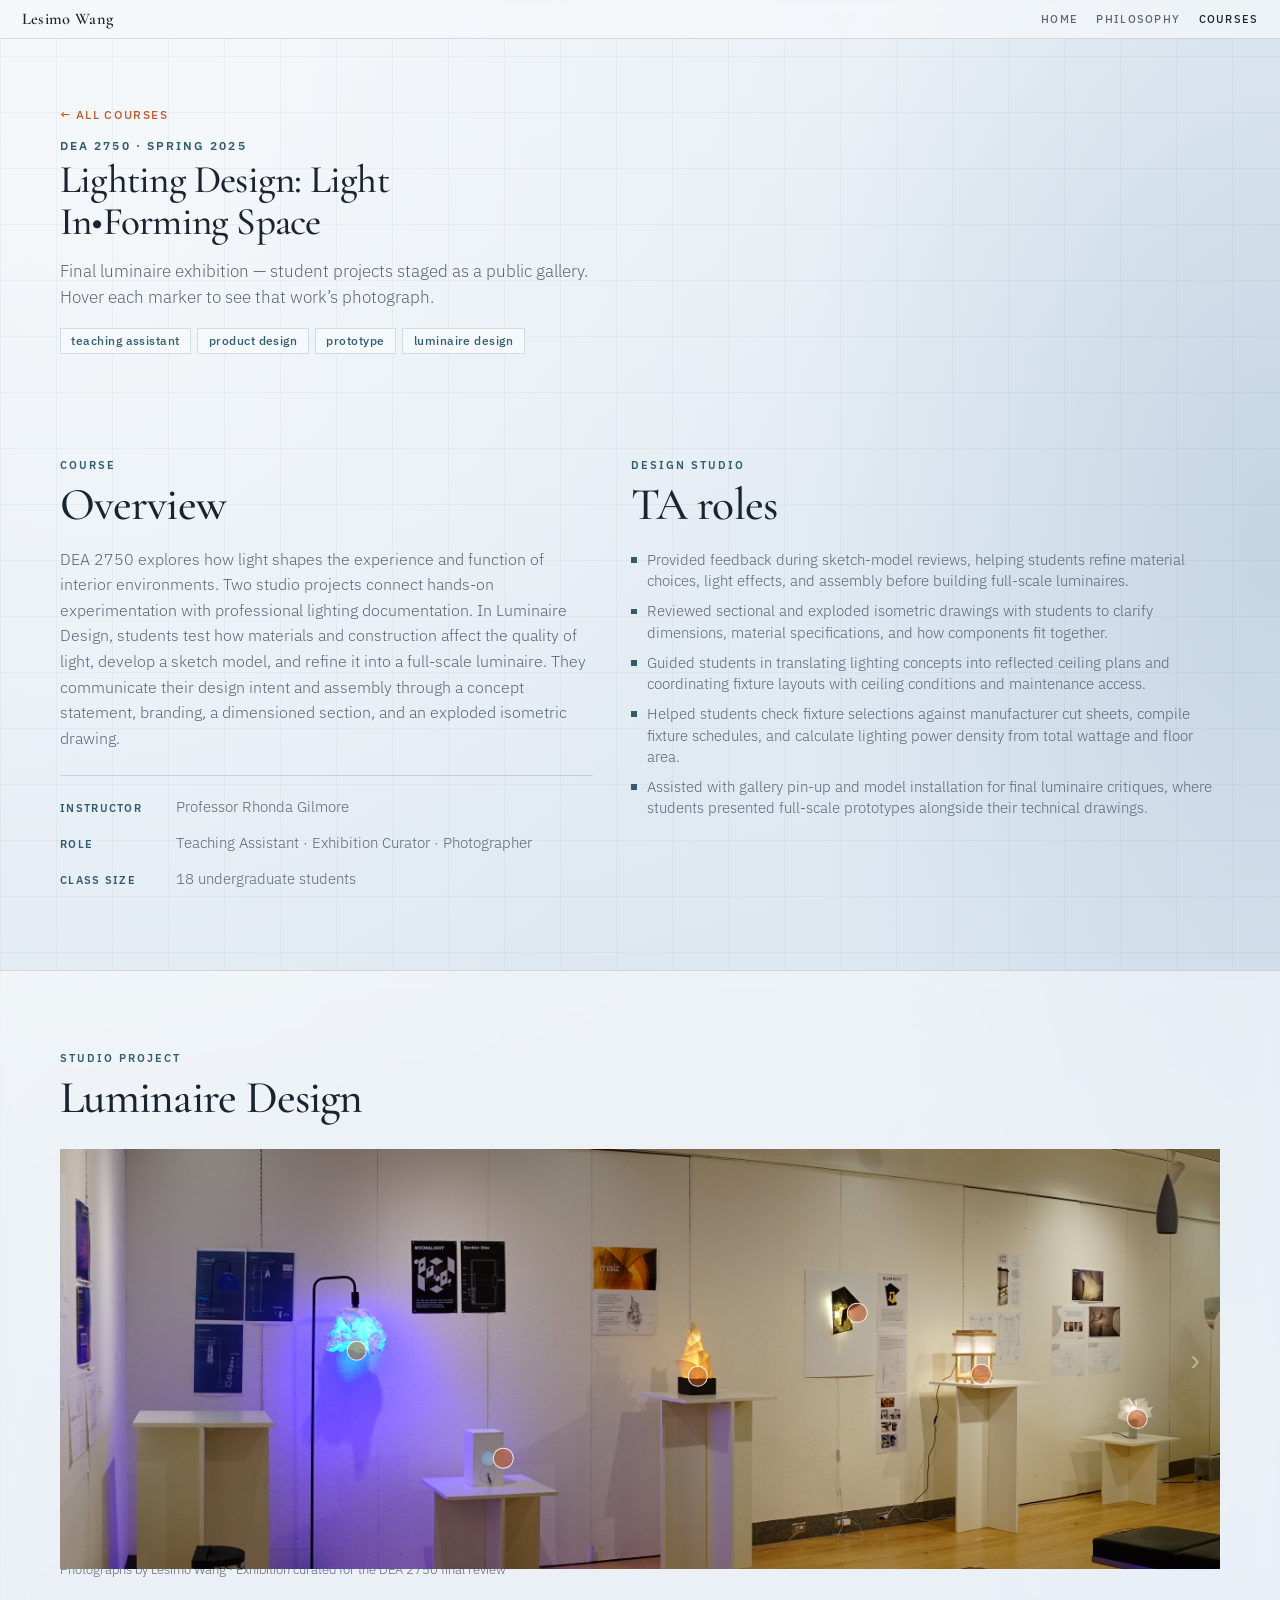
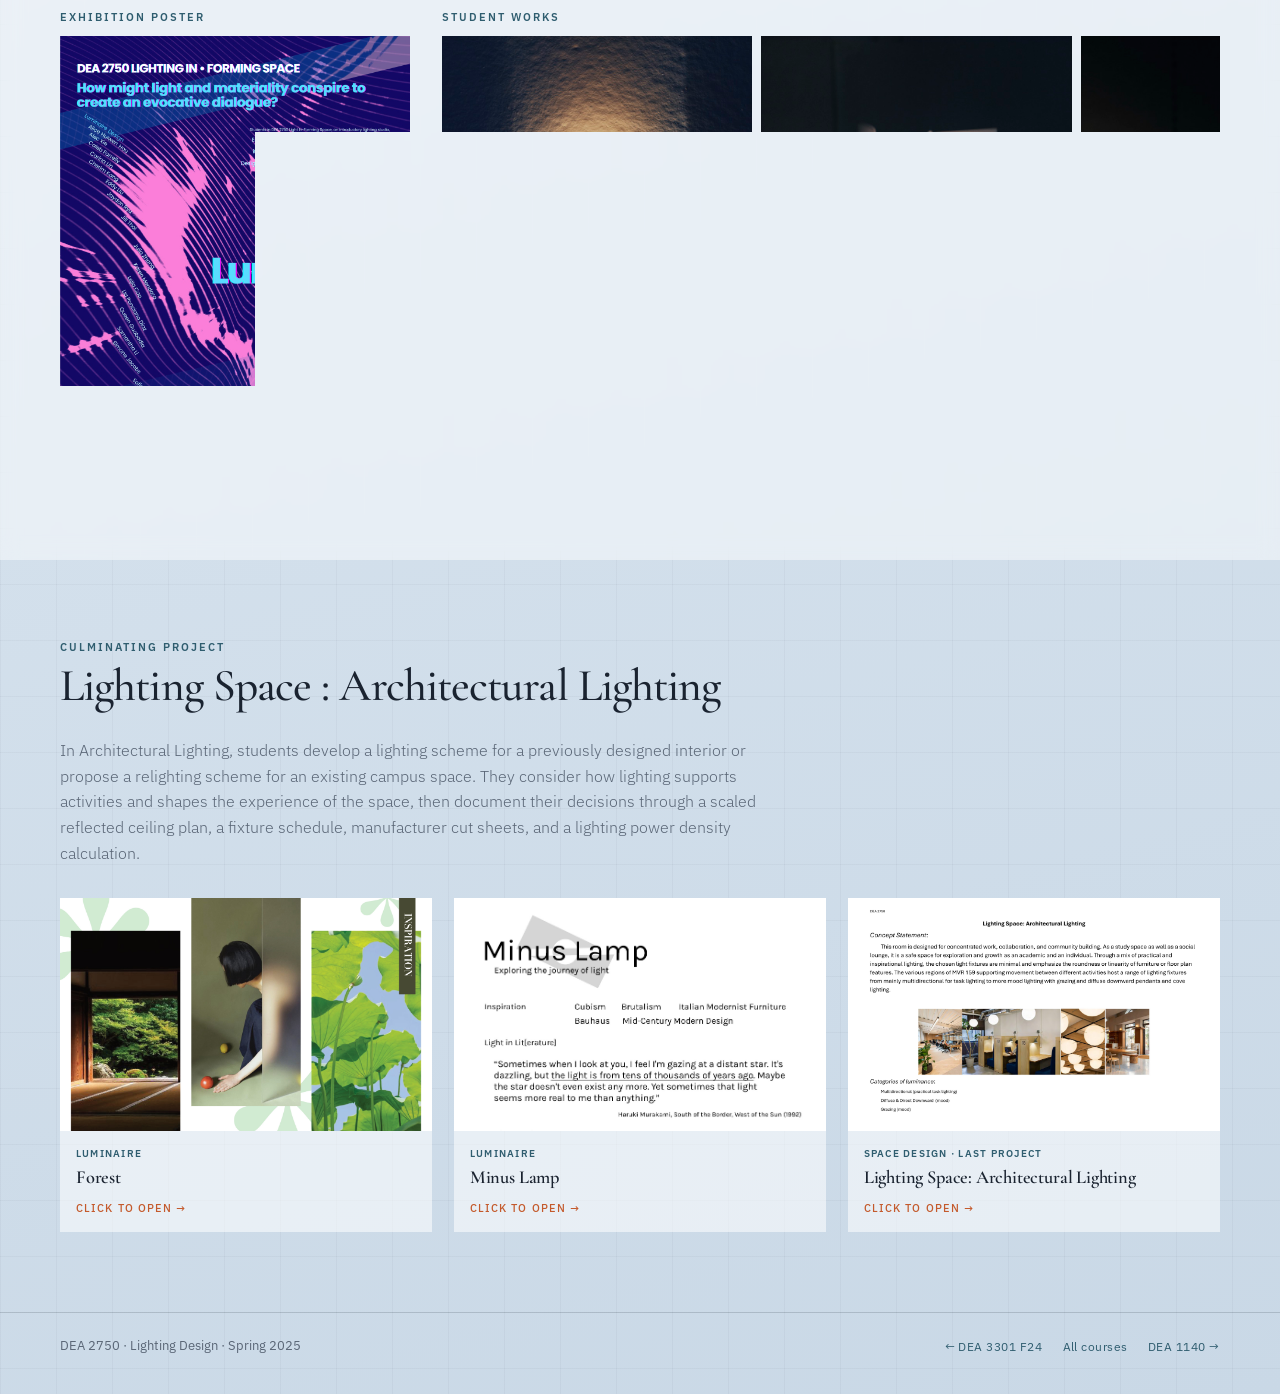
<file: courses/dea-2750.html>
<!DOCTYPE html>
<html lang="en">
<head>
  <meta charset="UTF-8" />
  <meta name="viewport" content="width=device-width, initial-scale=1" />
  <title>DEA 2750 — Lighting Design: Light In•Forming Space — Lesimo Wang</title>
  <link rel="preconnect" href="https://fonts.googleapis.com" />
  <link rel="preconnect" href="https://fonts.gstatic.com" crossorigin />
  <link href="https://fonts.googleapis.com/css2?family=Cormorant+Garamond:ital,wght@0,500;0,600;1,500&family=IBM+Plex+Sans:wght@300;400;500;600&display=swap" rel="stylesheet" />
  <link rel="stylesheet" href="../assets/site.css?v=pdf-rerender-1" />
</head>
<body>
  <nav class="site-nav">
    <div class="site-nav-inner">
      <a class="brand" href="../index.html">Lesimo Wang</a>
      <ul>
        <li><a href="../index.html">Home</a></li>
        <li><a href="../philosophy.html">Philosophy</a></li>
        <li><a href="index.html" aria-current="page">Courses</a></li>
      </ul>
    </div>
  </nav>

  <header class="page-hero">
    <a class="back-link" href="index.html">← All courses</a>
    <p class="eyebrow">DEA 2750 · Spring 2025</p>
    <h1 class="page-title">Lighting Design: Light In•Forming Space</h1>
    <p class="lead">
      Final luminaire exhibition — student projects staged as a public gallery.
      Hover each marker to see that work’s photograph.
    </p>
    <div class="tag-row" aria-label="Course tags">
      <span class="tag">teaching assistant</span>
      <span class="tag">product design</span>
      <span class="tag">prototype</span>
      <span class="tag">luminaire design</span>
    </div>
  </header>

  <section class="section" id="overview">
    <div class="overview-syllabus">
      <div class="overview-col">
        <p class="label">Course</p>
        <h2>Overview</h2>
        <div class="overview-block">
          <p>
            DEA 2750 explores how light shapes the experience and function of interior environments.
            Two studio projects connect hands-on experimentation with professional lighting documentation.
            In Luminaire Design, students test how materials and construction affect the quality of light,
            develop a sketch model, and refine it into a full-scale luminaire. They communicate their
            design intent and assembly through a concept statement, branding, a dimensioned section,
            and an exploded isometric drawing.
          </p>
          <dl class="role-facts">
            <div>
              <dt>Instructor</dt>
              <dd>Professor Rhonda Gilmore</dd>
            </div>
            <div>
              <dt>Role</dt>
              <dd>Teaching Assistant · Exhibition Curator · Photographer</dd>
            </div>
            <div>
              <dt>Class size</dt>
              <dd>18 undergraduate students</dd>
            </div>
          </dl>
        </div>
      </div>

      <div class="syllabus-col" id="syllabus">
        <p class="label">Design studio</p>
        <h2>TA roles</h2>
        <ul class="outcomes-list">
          <li>Provided feedback during sketch-model reviews, helping students refine material choices, light effects, and assembly before building full-scale luminaires.</li>
          <li>Reviewed sectional and exploded isometric drawings with students to clarify dimensions, material specifications, and how components fit together.</li>
          <li>Guided students in translating lighting concepts into reflected ceiling plans and coordinating fixture layouts with ceiling conditions and maintenance access.</li>
          <li>Helped students check fixture selections against manufacturer cut sheets, compile fixture schedules, and calculate lighting power density from total wattage and floor area.</li>
          <li>Assisted with gallery pin-up and model installation for final luminaire critiques, where students presented full-scale prototypes alongside their technical drawings.</li>
        </ul>
      </div>
    </div>
  </section>

  <section class="section exhibit-section band" id="exhibit">
    <div class="section-head">
      <div>
        <p class="label">Studio project</p>
        <h2>Luminaire Design</h2>
      </div>
    </div>

    <div class="exhibit-stage" id="exhibit-stage">
      <div class="exhibit-scroll" id="exhibit-scroll">
        <div class="exhibit-panorama is-active" id="exhibit-panorama">
          <img
            class="pano-img"
            src="../assets/dea-2750/exhibit/exhibit-panorama.jpg"
            alt="light in•forming space — exhibition panorama"
            width="8192"
            height="1856"
          />
          <!-- L→R from annotated Overview2: DSC08760 → DSC08771 -->
          <button type="button" class="hotspot" data-x="16.0" data-y="48.0" data-src="../assets/dea-2750/exhibit/works/DSC08760.jpg" data-title="DSC08760" aria-label="Show student work"></button>
          <button type="button" class="hotspot" data-x="23.9" data-y="73.5" data-src="../assets/dea-2750/exhibit/works/DSC08755.jpg" data-title="DSC08755" aria-label="Show student work"></button>
          <button type="button" class="hotspot" data-x="34.4" data-y="54.0" data-src="../assets/dea-2750/exhibit/works/DSC08752.jpg" data-title="DSC08752" aria-label="Show student work"></button>
          <button type="button" class="hotspot" data-x="43.0" data-y="38.9" data-src="../assets/dea-2750/exhibit/works/DSC08751.jpg" data-title="DSC08751" aria-label="Show student work"></button>
          <button type="button" class="hotspot" data-x="49.7" data-y="53.6" data-src="../assets/dea-2750/exhibit/works/DSC08749.jpg" data-title="DSC08749" aria-label="Show student work"></button>
          <button type="button" class="hotspot" data-x="58.1" data-y="64.2" data-src="../assets/dea-2750/exhibit/works/DSC08776.jpg" data-title="DSC08776" aria-label="Show student work"></button>
          <button type="button" class="hotspot" data-x="66.5" data-y="49.4" data-src="../assets/dea-2750/exhibit/works/DSC08747.jpg" data-title="DSC08747" aria-label="Show student work"></button>
          <button type="button" class="hotspot" data-x="73.2" data-y="55.7" data-src="../assets/dea-2750/exhibit/works/DSC08745_1.jpg" data-title="DSC08745_1" aria-label="Show student work"></button>
          <button type="button" class="hotspot" data-x="83.8" data-y="39.9" data-src="../assets/dea-2750/exhibit/works/DSC08767.jpg" data-title="DSC08767" aria-label="Show student work"></button>
          <button type="button" class="hotspot" data-x="96.6" data-y="51.9" data-src="../assets/dea-2750/exhibit/works/DSC08771.jpg" data-title="DSC08771" aria-label="Show student work"></button>
        </div>
      </div>

      <button type="button" class="pano-arrow pano-arrow-left" id="pano-arrow-left" aria-label="Scroll panorama left" hidden>‹</button>
      <button type="button" class="pano-arrow pano-arrow-right" id="pano-arrow-right" aria-label="Scroll panorama right">›</button>

      <aside class="exhibit-float" id="exhibit-float" hidden>
        <img id="exhibit-float-img" alt="" />
      </aside>
    </div>

    <p class="gallery-hint gallery-hint--spaced">
      Photographs by Lesimo Wang · Exhibition curated for the DEA 2750 final review
    </p>

    <div class="exhibit-after">
      <figure class="exhibit-poster-block">
        <p class="label">Exhibition poster</p>
        <img
          src="../assets/dea-2750/exhibit-poster.jpg"
          alt="DEA 2750 Luminaire Design exhibition poster"
          width="1200"
          height="1600"
        />
      </figure>

      <div class="exhibit-works" aria-label="Student luminaire photographs">
        <p class="label">Student works</p>
        <div class="exhibit-works-rail" id="exhibit-works-rail" tabindex="0">
          <img src="../assets/dea-2750/exhibit/works/DSC08773.jpg" alt="Student luminaire" loading="lazy" />
          <img src="../assets/dea-2750/exhibit/works/DSC08776.jpg" alt="Student luminaire" loading="lazy" />
          <img src="../assets/dea-2750/exhibit/works/DSC08780.jpg" alt="Student luminaire" loading="lazy" />
          <img src="../assets/dea-2750/exhibit/works/DSC08781.jpg" alt="Student luminaire" loading="lazy" />
          <img src="../assets/dea-2750/exhibit/works/DSC08785.jpg" alt="Student luminaire" loading="lazy" />
          <img src="../assets/dea-2750/exhibit/works/DSC08788.jpg" alt="Student luminaire" loading="lazy" />
          <img src="../assets/dea-2750/exhibit/works/DSC08765.jpg" alt="Student luminaire" loading="lazy" />
          <img src="../assets/dea-2750/exhibit/works/DSC08771.jpg" alt="Student luminaire" loading="lazy" />
          <img src="../assets/dea-2750/exhibit/works/DSC08712_1.jpg" alt="Student luminaire" loading="lazy" />
          <img src="../assets/dea-2750/exhibit/works/DSC08713_1.jpg" alt="Student luminaire" loading="lazy" />
          <img src="../assets/dea-2750/exhibit/works/DSC08769.jpg" alt="Student luminaire" loading="lazy" />
        </div>
      </div>
    </div>
  </section>

  <section class="section" id="lighting-space">
    <div class="section-head">
      <div>
        <p class="label">Culminating project</p>
        <h2>Lighting Space : Architectural Lighting</h2>
      </div>
    </div>
    <div class="overview-block">
      <p>
        In Architectural Lighting, students develop a lighting scheme for a previously designed
        interior or propose a relighting scheme for an existing campus space. They consider how
        lighting supports activities and shapes the experience of the space, then document their
        decisions through a scaled reflected ceiling plan, a fixture schedule, manufacturer cut
        sheets, and a lighting power density calculation.
      </p>
    </div>

    <div class="finals-grid" id="finals-grid">
      <button
        class="cover-card"
        type="button"
        data-kind="Project board"
        data-title="Forest"
        data-src="../assets/dea-2750/finals/01.pdf"
      >
        <div class="cover-media">
          <img src="../assets/dea-2750/finals/01-cover.jpg?v=pdf-rerender-1" alt="Cover: Forest luminaire board" loading="lazy" />
        </div>
        <div class="cover-body">
          <span class="kind">Luminaire</span>
          <strong>Forest</strong>
<span class="hint">Click to open →</span>
        </div>
      </button>

      <button
        class="cover-card"
        type="button"
        data-kind="Project board"
        data-title="Minus Lamp"
        data-src="../assets/dea-2750/finals/03.pdf"
      >
        <div class="cover-media">
          <img src="../assets/dea-2750/finals/03-cover.jpg?v=pdf-rerender-1" alt="Cover: Minus Lamp board" loading="lazy" />
        </div>
        <div class="cover-body">
          <span class="kind">Luminaire</span>
          <strong>Minus Lamp</strong>
<span class="hint">Click to open →</span>
        </div>
      </button>

      <button
        class="cover-card"
        type="button"
        data-kind="Culminating board"
        data-title="Lighting Space: Architectural Lighting"
        data-src="../assets/dea-2750/finals/02.pdf"
      >
        <div class="cover-media">
          <img src="../assets/dea-2750/finals/02-cover.jpg?v=pdf-rerender-1" alt="Cover: Lighting Space board" loading="lazy" />
        </div>
        <div class="cover-body">
          <span class="kind">Space design · last project</span>
          <strong>Lighting Space: Architectural Lighting</strong>
<span class="hint">Click to open →</span>
        </div>
      </button>
    </div>
  </section>

  <div class="outcome-modal" id="outcome-modal" hidden>
    <button class="modal-backdrop" type="button" aria-label="Close" data-close></button>
    <div class="modal-panel" role="dialog" aria-modal="true" aria-labelledby="outcome-modal-title">
      <div class="modal-head">
        <div>
          <p class="kind" id="outcome-modal-kind">Final board</p>
          <h3 id="outcome-modal-title">Title</h3>
</div>
        <button class="modal-close" type="button" data-close>Close</button>
      </div>
      <iframe class="modal-frame" id="outcome-modal-frame" title="Student project PDF"></iframe>
      <div class="modal-foot">
        <span>Student work · DEA 2750</span>
        <a id="outcome-modal-link" href="#" target="_blank" rel="noopener">Open PDF in new tab →</a>
      </div>
    </div>
  </div>

  <footer class="site-footer">
    <span>DEA 2750 · Lighting Design · Spring 2025</span>
    <nav class="footer-nav" aria-label="Course navigation">
      <a href="dea-3301-f24.html">← DEA 3301 F24</a>
      <a href="index.html">All courses</a>
      <a href="dea-1140.html">DEA 1140 →</a>
    </nav>
  </footer>

  <script>
    (function () {
      const stage = document.getElementById("exhibit-stage");
      const scroll = document.getElementById("exhibit-scroll");
      const floatEl = document.getElementById("exhibit-float");
      const floatImg = document.getElementById("exhibit-float-img");
      const arrowL = document.getElementById("pano-arrow-left");
      const arrowR = document.getElementById("pano-arrow-right");

      document.querySelectorAll(".hotspot[data-x]").forEach((el) => {
        el.style.left = el.getAttribute("data-x") + "%";
        el.style.top = el.getAttribute("data-y") + "%";
      });

      function maxScroll() {
        return Math.max(0, scroll.scrollWidth - scroll.clientWidth);
      }

      function updateArrows() {
        const max = maxScroll();
        const x = scroll.scrollLeft;
        const eps = 8;
        const atStart = x <= eps;
        const atEnd = x >= max - eps;
        arrowL.hidden = atStart || max < eps;
        arrowR.hidden = atEnd || max < eps;
      }

      function scrollByPage(dir) {
        const step = Math.max(280, scroll.clientWidth * 0.55);
        scroll.scrollBy({ left: dir * step, behavior: "smooth" });
      }

      arrowL.addEventListener("click", () => scrollByPage(-1));
      arrowR.addEventListener("click", () => scrollByPage(1));
      scroll.addEventListener("scroll", () => {
        hideFloat();
        updateArrows();
      }, { passive: true });
      window.addEventListener("resize", updateArrows);
      updateArrows();

      function placeFloat(hotspot) {
        const stageRect = stage.getBoundingClientRect();
        const hsRect = hotspot.getBoundingClientRect();
        const pad = 12;
        const gap = 16;

        const maxH = Math.max(180, stageRect.height - pad * 2);
        floatEl.style.maxHeight = maxH + "px";
        floatImg.style.maxHeight = Math.max(140, maxH - 8) + "px";

        const floatW = floatEl.offsetWidth || 260;
        const floatH = floatEl.offsetHeight || Math.min(maxH, 320);

        const hsCenterY = hsRect.top - stageRect.top + hsRect.height / 2;
        let top = hsCenterY - floatH / 2;
        top = Math.max(pad, Math.min(top, stageRect.height - floatH - pad));

        let left = hsRect.right - stageRect.left + gap;
        if (left + floatW > stageRect.width - pad) {
          left = hsRect.left - stageRect.left - floatW - gap;
        }
        left = Math.max(pad, Math.min(left, stageRect.width - floatW - pad));

        floatEl.style.left = left + "px";
        floatEl.style.top = top + "px";
      }

      function showFloat(hotspot) {
        const src = hotspot.getAttribute("data-src");
        floatImg.onload = () => placeFloat(hotspot);
        floatImg.src = src;
        floatImg.alt = "Student luminaire";
        floatEl.hidden = false;
        floatEl.classList.add("is-on");
        placeFloat(hotspot);
      }

      function hideFloat() {
        floatEl.classList.remove("is-on");
        floatEl.hidden = true;
        floatImg.onload = null;
        floatImg.removeAttribute("src");
      }

      stage.addEventListener("pointerover", (e) => {
        const hs = e.target.closest(".hotspot");
        if (!hs || !stage.contains(hs)) return;
        showFloat(hs);
      });

      stage.addEventListener("pointerout", (e) => {
        const to = e.relatedTarget;
        if (to && (to === floatEl || floatEl.contains(to))) return;
        if (to && stage.contains(to) && to.closest(".hotspot")) return;
        hideFloat();
      });

      /* Keep photo strip the same height as the poster */
      const worksRail = document.getElementById("exhibit-works-rail");
      const posterImg = document.querySelector(".exhibit-poster-block img");

      function syncWorksHeight() {
        if (!posterImg || !worksRail) return;
        const h = posterImg.getBoundingClientRect().height;
        if (h > 80) worksRail.style.height = Math.round(h) + "px";
      }

      window.addEventListener("resize", syncWorksHeight);
      if (posterImg.complete) syncWorksHeight();
      else posterImg.addEventListener("load", syncWorksHeight);

      /* Final PDF boards */
      const modal = document.getElementById("outcome-modal");
      const frame = document.getElementById("outcome-modal-frame");
      const titleEl = document.getElementById("outcome-modal-title");
const kindEl = document.getElementById("outcome-modal-kind");
      const linkEl = document.getElementById("outcome-modal-link");
      const finals = document.getElementById("finals-grid");

      function openOutcome(card) {
        const src = card.getAttribute("data-src");
        kindEl.textContent = card.getAttribute("data-kind") || "";
        titleEl.textContent = card.getAttribute("data-title") || "";
frame.src = src;
        linkEl.href = src;
        modal.hidden = false;
        document.body.style.overflow = "hidden";
      }

      function closeOutcome() {
        modal.hidden = true;
        frame.src = "";
        document.body.style.overflow = "";
      }

      finals.addEventListener("click", (e) => {
        const card = e.target.closest(".cover-card");
        if (card) openOutcome(card);
      });

      modal.addEventListener("click", (e) => {
        if (e.target.matches("[data-close]")) closeOutcome();
      });

      document.addEventListener("keydown", (e) => {
        if (e.key === "Escape" && !modal.hidden) closeOutcome();
      });
    })();
  </script>
<!-- Cloudflare Web Analytics --><script type='module' src='https://static.cloudflareinsights.com/beacon.min.js' data-cf-beacon='{"token": "278f370150f842c4921b867a629c3dd2"}'></script><!-- End Cloudflare Web Analytics -->
</body>
</html>
</file>
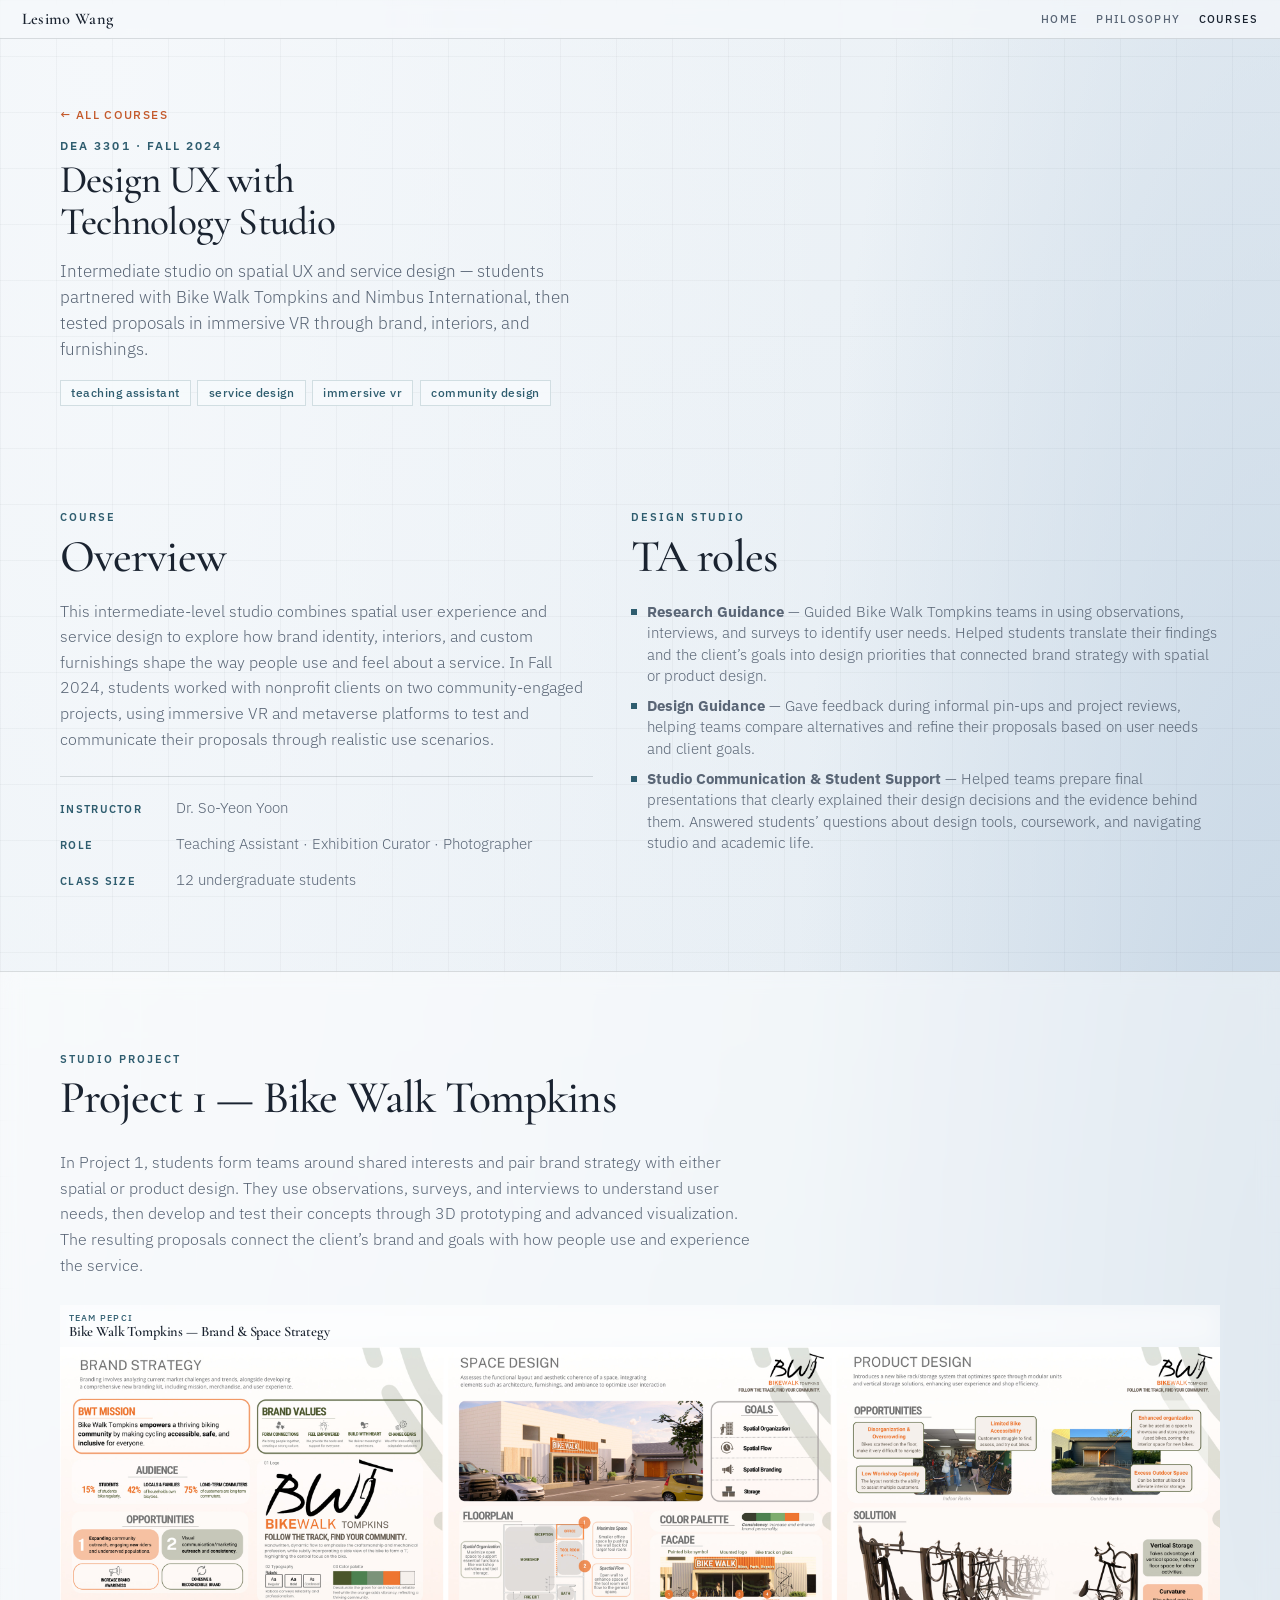
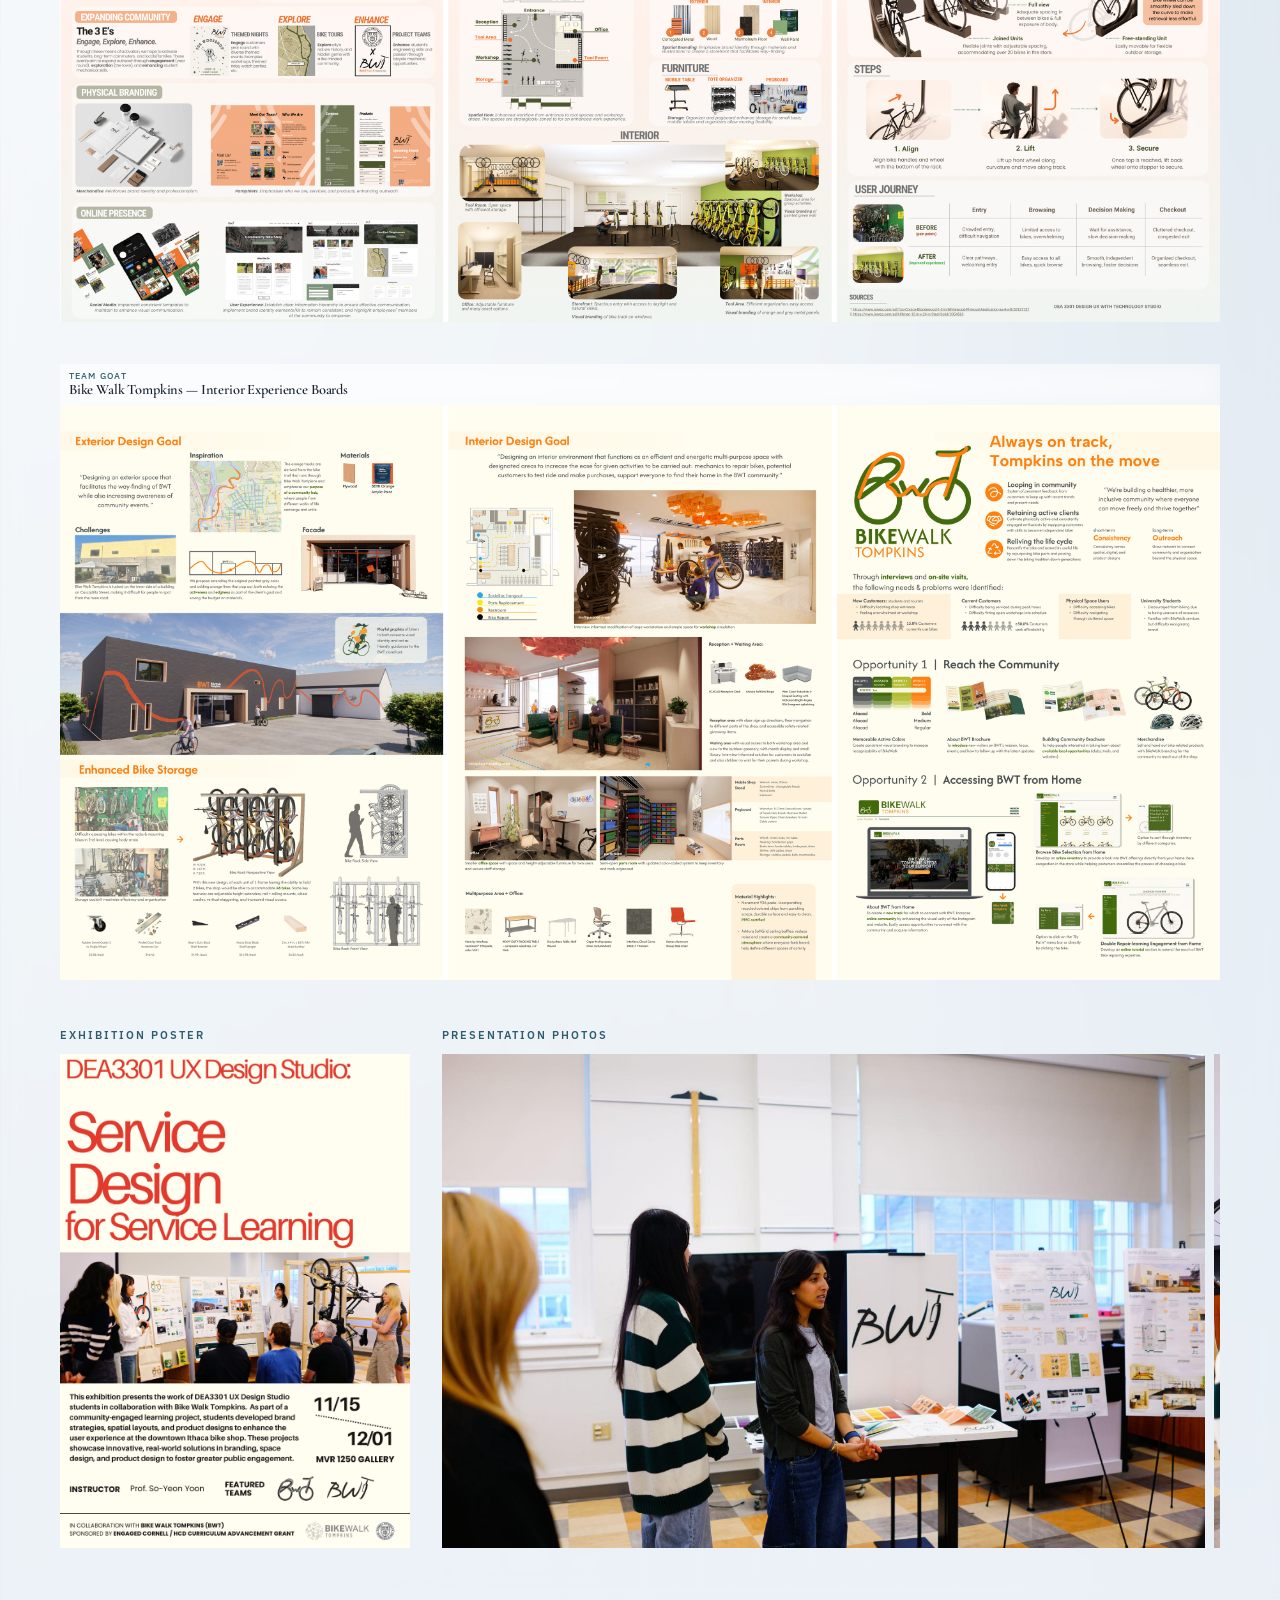
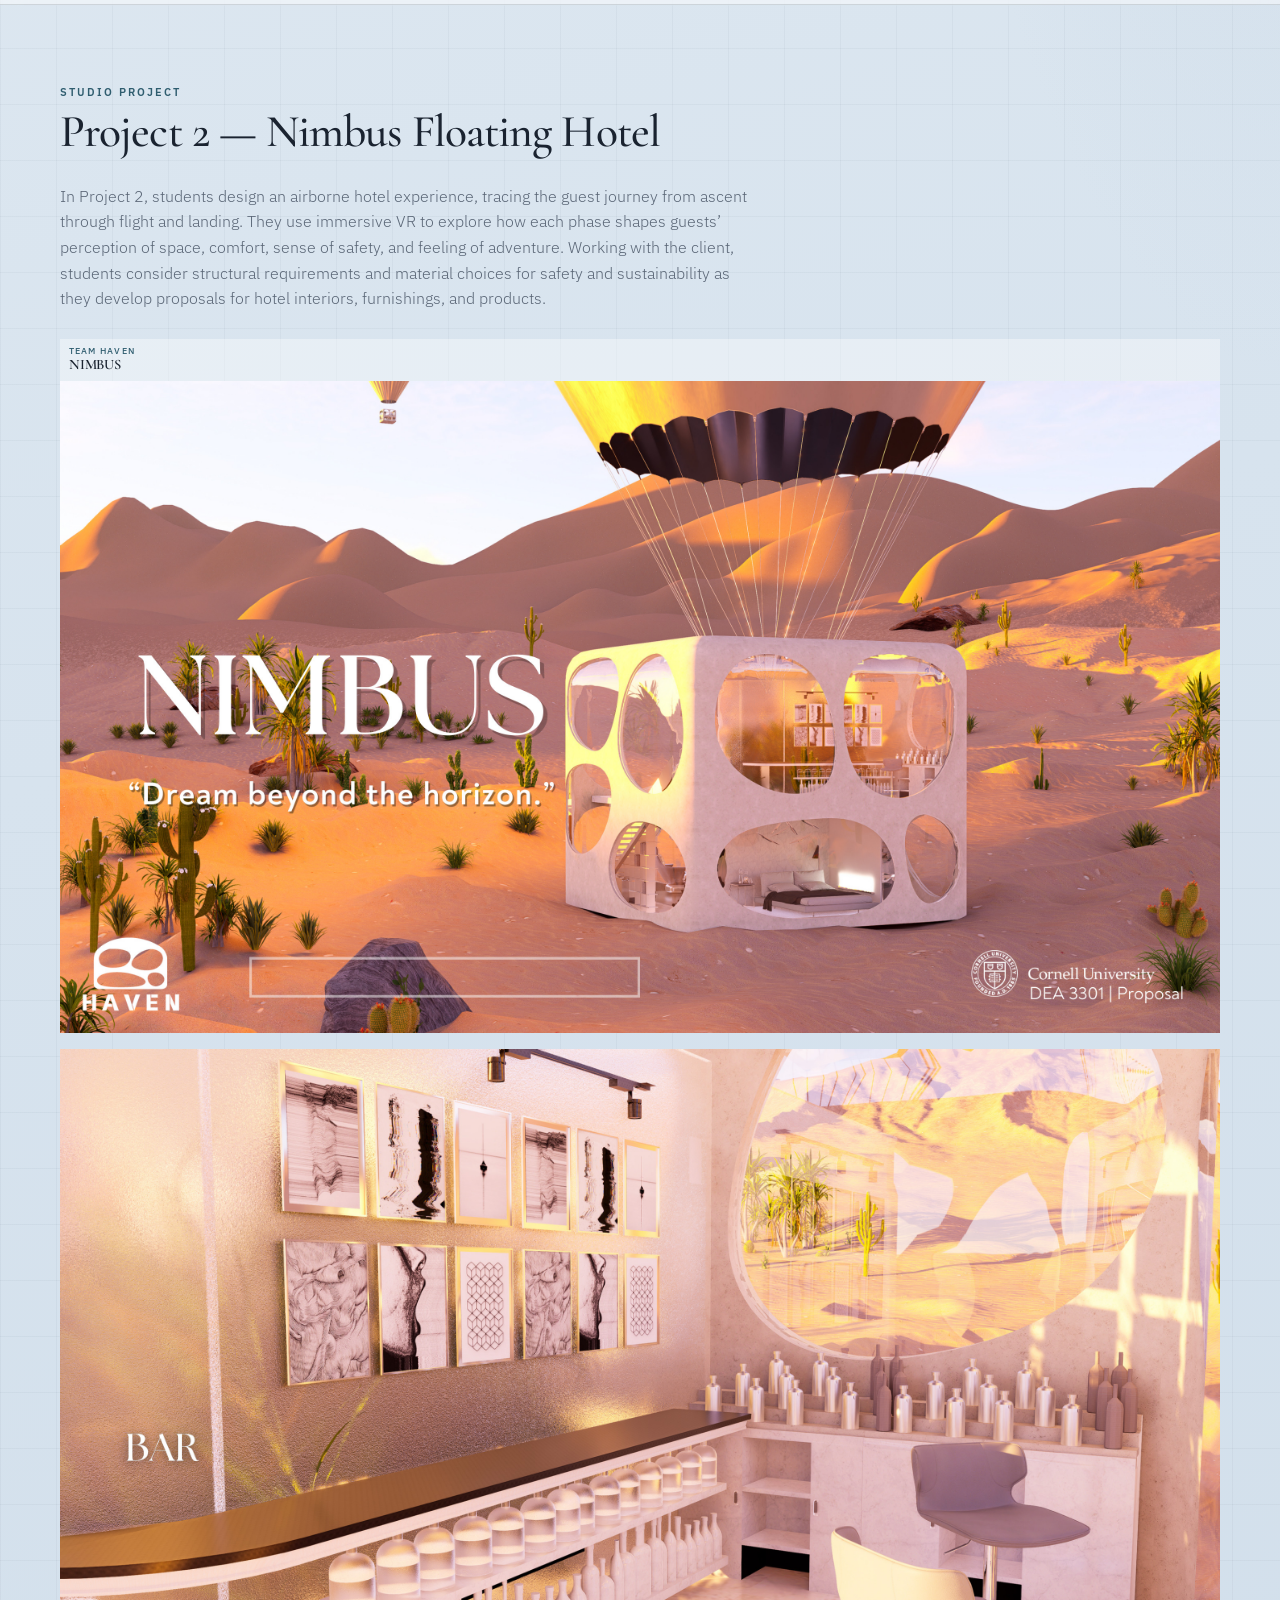
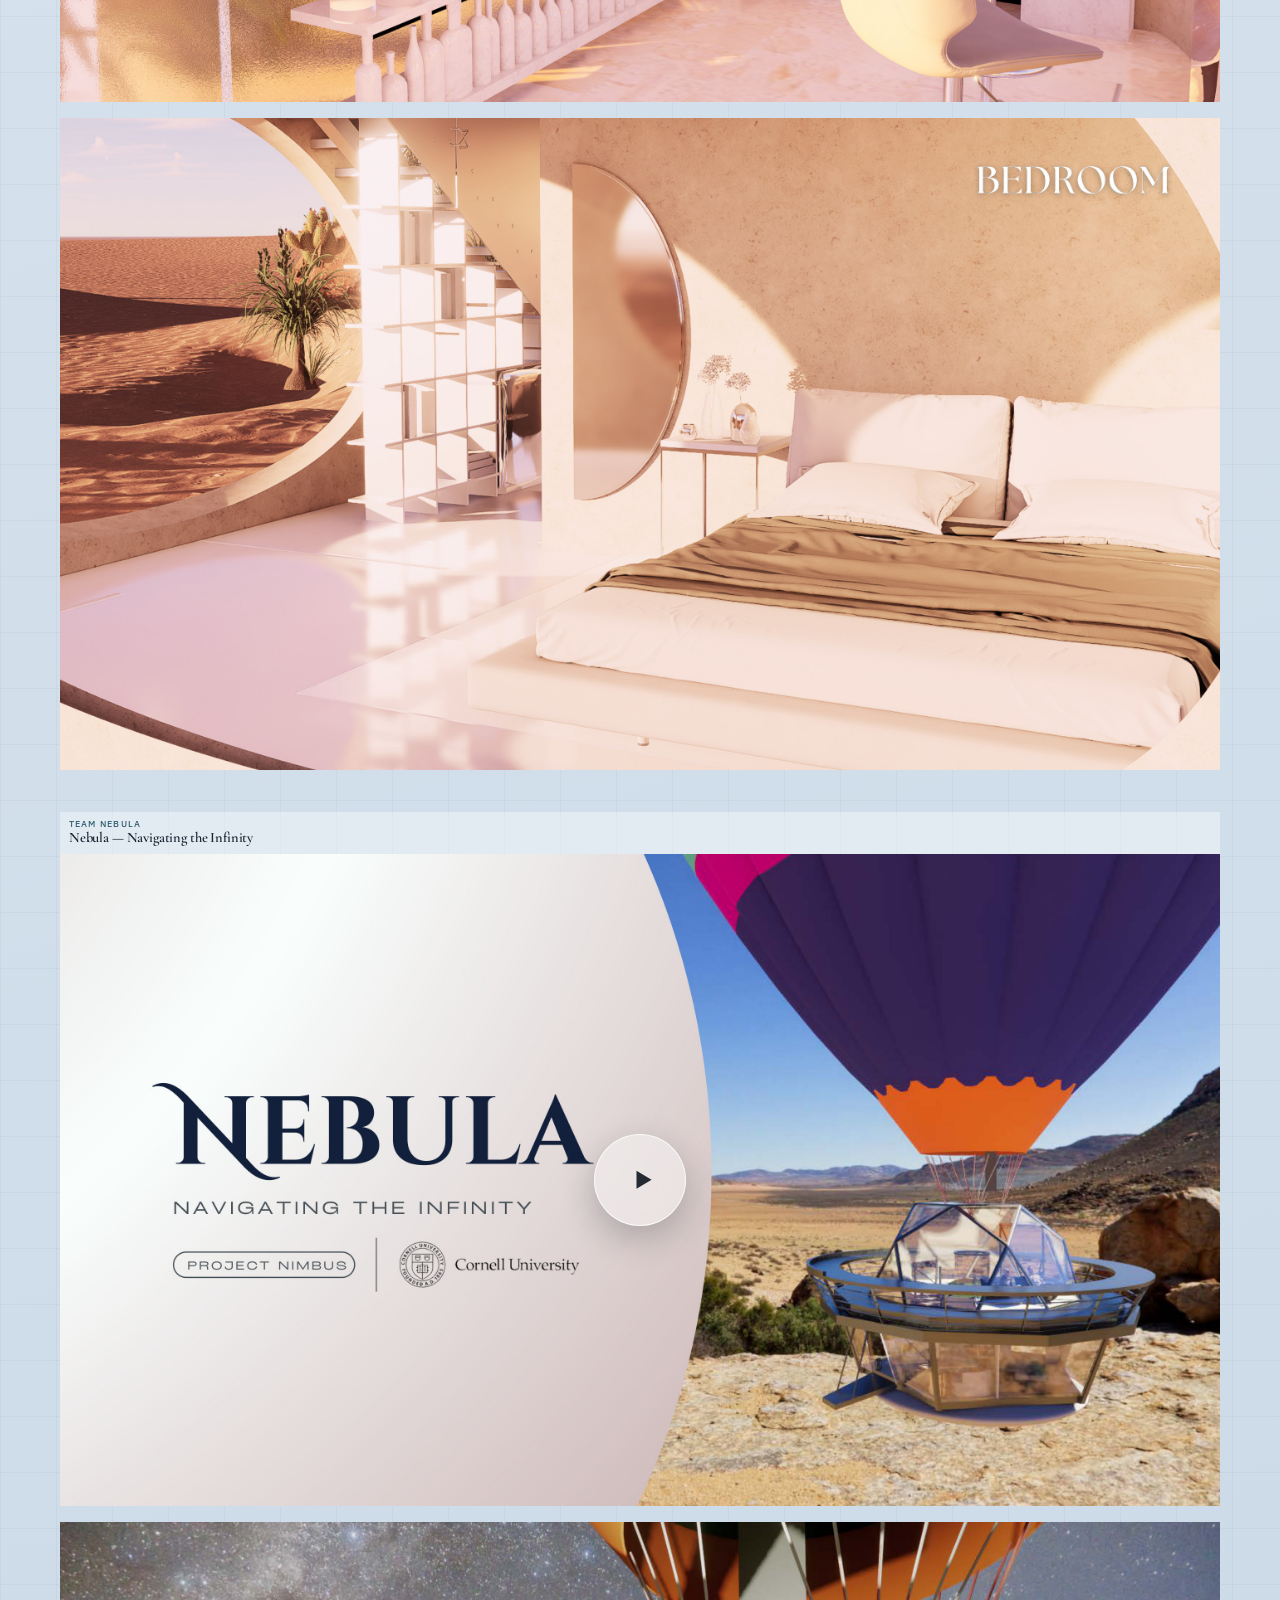
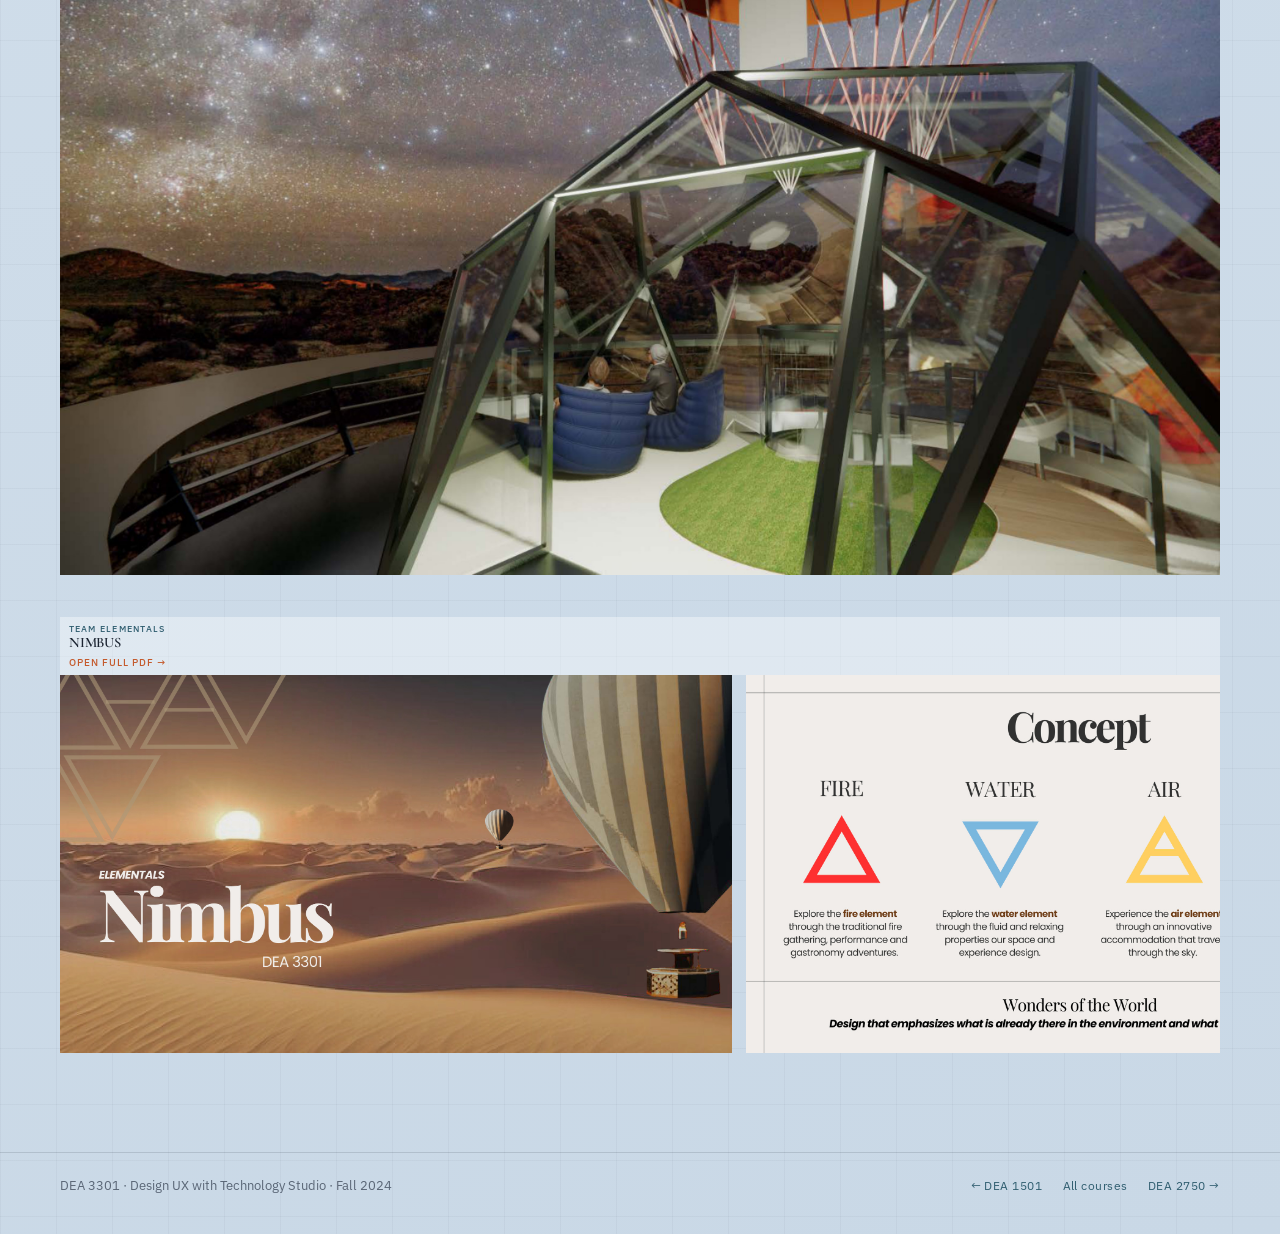
<file: courses/dea-3301-f24.html>
<!DOCTYPE html>
<html lang="en">
<head>
  <meta charset="UTF-8" />
  <meta name="viewport" content="width=device-width, initial-scale=1" />
  <title>DEA 3301 — Fall 2024 — Lesimo Wang</title>
  <link rel="preconnect" href="https://fonts.googleapis.com" />
  <link rel="preconnect" href="https://fonts.gstatic.com" crossorigin />
  <link href="https://fonts.googleapis.com/css2?family=Cormorant+Garamond:ital,wght@0,500;0,600;1,500&family=IBM+Plex+Sans:wght@300;400;500;600&display=swap" rel="stylesheet" />
  <link rel="stylesheet" href="../assets/site.css?v=elementals-pdf-1" />
</head>
<body>
  <nav class="site-nav">
    <div class="site-nav-inner">
      <a class="brand" href="../index.html">Lesimo Wang</a>
      <ul>
        <li><a href="../index.html">Home</a></li>
        <li><a href="../philosophy.html">Philosophy</a></li>
        <li><a href="index.html" aria-current="page">Courses</a></li>
      </ul>
    </div>
  </nav>

  <header class="page-hero">
    <a class="back-link" href="index.html">← All courses</a>
    <p class="eyebrow">DEA 3301 · Fall 2024</p>
    <h1 class="page-title">Design UX with Technology Studio</h1>
    <p class="lead">
      Intermediate studio on spatial UX and service design — students partnered with Bike Walk Tompkins
      and Nimbus International, then tested proposals in immersive VR through brand, interiors, and furnishings.
    </p>
    <div class="tag-row" aria-label="Course tags">
      <span class="tag">teaching assistant</span>
      <span class="tag">service design</span>
      <span class="tag">immersive VR</span>
      <span class="tag">community design</span>
    </div>
  </header>

  <section class="section" id="overview">
    <div class="overview-syllabus">
      <div class="overview-col">
        <p class="label">Course</p>
        <h2>Overview</h2>
        <div class="overview-block">
          <p>
            This intermediate-level studio combines spatial user experience and service design to
            explore how brand identity, interiors, and custom furnishings shape the way people use
            and feel about a service. In Fall 2024, students worked with nonprofit clients on two
            community-engaged projects, using immersive VR and metaverse platforms to test and
            communicate their proposals through realistic use scenarios.
          </p>
          <dl class="role-facts">
            <div>
              <dt>Instructor</dt>
              <dd>Dr. So-Yeon Yoon</dd>
            </div>
            <div>
              <dt>Role</dt>
              <dd>Teaching Assistant · Exhibition Curator · Photographer</dd>
            </div>
            <div>
              <dt>Class size</dt>
              <dd>12 undergraduate students</dd>
            </div>
          </dl>
        </div>
      </div>

      <div class="syllabus-col" id="syllabus">
        <p class="label">Design studio</p>
        <h2>TA roles</h2>
        <ul class="outcomes-list">
          <li><strong>Research Guidance</strong> — Guided Bike Walk Tompkins teams in using observations, interviews, and surveys to identify user needs. Helped students translate their findings and the client’s goals into design priorities that connected brand strategy with spatial or product design.</li>
          <li><strong>Design Guidance</strong> — Gave feedback during informal pin-ups and project reviews, helping teams compare alternatives and refine their proposals based on user needs and client goals.</li>
          <li><strong>Studio Communication &amp; Student Support</strong> — Helped teams prepare final presentations that clearly explained their design decisions and the evidence behind them. Answered students’ questions about design tools, coursework, and navigating studio and academic life.</li>
        </ul>
      </div>
    </div>
  </section>


  <section class="section exhibit-section band" id="project1">
    <div class="section-head">
      <div>
        <p class="label">Studio project</p>
        <h2>Project 1 — Bike Walk Tompkins</h2>
      </div>
    </div>
    <div class="overview-block overview-block--spaced">
      <p>
        In Project 1, students form teams around shared interests and pair brand strategy with either
        spatial or product design. They use observations, surveys, and interviews to understand user
        needs, then develop and test their concepts through 3D prototyping and advanced visualization.
        The resulting proposals connect the client’s brand and goals with how people use and experience
        the service.
      </p>
    </div>

    <div class="project-fullrail-wrap">
      <div class="project-fullrail project-fullrail--stack" id="f24-project1-rail" aria-label="Project 1 group collages">
        <article class="project-group">
          <div class="project-slide-caption">
            <span class="group">Team Pepci</span>
            <strong>Bike Walk Tompkins — Brand &amp; Space Strategy</strong>
</div>
          <div class="project-group-slides">
            <button class="project-slide project-slide--full" type="button"
              data-kind="Project 1 · Team Pepci"
              data-title="Bike Walk Tompkins — Brand &amp; Space Strategy"
              data-src="../assets/dea-3301-f24/project1/bikewalk-pepci.pdf">
              <span class="project-slide-media"><img src="../assets/dea-3301-f24/project1/collages/pepci-collage.jpg?v=pdf-rerender-1" alt="" loading="lazy" /></span>
            </button>
          </div>
        </article>

        <article class="project-group">
          <div class="project-slide-caption">
            <span class="group">Team Goat</span>
            <strong>Bike Walk Tompkins — Interior Experience Boards</strong>
</div>
          <div class="project-group-slides">
            <button class="project-slide project-slide--full" type="button"
              data-kind="Project 1 · Team Goat"
              data-title="Bike Walk Tompkins — Interior Experience Boards"
              data-src="../assets/dea-3301-f24/project1/goat-frame-1.pdf">
              <span class="project-slide-media"><img src="../assets/dea-3301-f24/project1/collages/goat-collage.jpg?v=pdf-rerender-1" alt="" loading="lazy" /></span>
            </button>
          </div>
        </article>
      </div>
    </div>

    <div class="exhibit-after" id="f24-project1-exhibit">
      <figure class="exhibit-poster-block">
        <p class="label">Exhibition poster</p>
        <a href="../assets/dea-3301-f24/project1/exhibition/exhibition-poster.pdf" target="_blank" rel="noopener">
          <img
            src="../assets/dea-3301-f24/project1/exhibition/exhibition-poster.jpg?v=pdf-rerender-1"
            alt="DEA 3301 UX Design Studio exhibition poster"
            width="1600"
            height="2262"
          />
        </a>
      </figure>

      <div class="exhibit-works" aria-label="Student presentation photographs">
        <p class="label">Presentation photos</p>
        <div class="exhibit-works-rail" id="f24-p1-photos-rail" tabindex="0">
          <img src="../assets/dea-3301-f24/project1/exhibition/photos/photo-01.jpg?v=pdf-rerender-1" alt="Students presenting Project 1 work" loading="lazy" />
          <img src="../assets/dea-3301-f24/project1/exhibition/photos/photo-02.jpg?v=pdf-rerender-1" alt="" loading="lazy" />
          <img src="../assets/dea-3301-f24/project1/exhibition/photos/photo-03.jpg?v=pdf-rerender-1" alt="" loading="lazy" />
          <img src="../assets/dea-3301-f24/project1/exhibition/photos/photo-04.jpg?v=pdf-rerender-1" alt="" loading="lazy" />
          <img src="../assets/dea-3301-f24/project1/exhibition/photos/photo-05.jpg?v=pdf-rerender-1" alt="" loading="lazy" />
          <img src="../assets/dea-3301-f24/project1/exhibition/photos/photo-06.jpg?v=pdf-rerender-1" alt="" loading="lazy" />
          <img src="../assets/dea-3301-f24/project1/exhibition/photos/photo-07.jpg?v=pdf-rerender-1" alt="" loading="lazy" />
          <img src="../assets/dea-3301-f24/project1/exhibition/photos/photo-08.jpg?v=pdf-rerender-1" alt="" loading="lazy" />
          <img src="../assets/dea-3301-f24/project1/exhibition/photos/photo-09.jpg?v=pdf-rerender-1" alt="" loading="lazy" />
          <img src="../assets/dea-3301-f24/project1/exhibition/photos/photo-10.jpg?v=pdf-rerender-1" alt="" loading="lazy" />
          <img src="../assets/dea-3301-f24/project1/exhibition/photos/photo-11.jpg?v=pdf-rerender-1" alt="" loading="lazy" />
          <img src="../assets/dea-3301-f24/project1/exhibition/photos/photo-12.jpg?v=pdf-rerender-1" alt="" loading="lazy" />
          <img src="../assets/dea-3301-f24/project1/exhibition/photos/photo-13.jpg?v=pdf-rerender-1" alt="" loading="lazy" />
          <img src="../assets/dea-3301-f24/project1/exhibition/photos/photo-14.jpg?v=pdf-rerender-1" alt="" loading="lazy" />
          <img src="../assets/dea-3301-f24/project1/exhibition/photos/photo-15.jpg?v=pdf-rerender-1" alt="" loading="lazy" />
        </div>
      </div>
    </div>
  </section>

  <section class="section" id="project2">
    <div class="section-head">
      <div>
        <p class="label">Studio project</p>
        <h2>Project 2 — Nimbus Floating Hotel</h2>
      </div>
    </div>
    <div class="overview-block overview-block--spaced">
      <p>
        In Project 2, students design an airborne hotel experience, tracing the guest journey from
        ascent through flight and landing. They use immersive VR to explore how each phase shapes
        guests’ perception of space, comfort, sense of safety, and feeling of adventure. Working with
        the client, students consider structural requirements and material choices for safety and
        sustainability as they develop proposals for hotel interiors, furnishings, and products.
      </p>
    </div>

    <div class="project-fullrail-wrap">
      <div class="project-fullrail project-fullrail--stack" id="f24-project2-rail" aria-label="Project 2 student boards">
        <article class="project-group">
          <div class="project-slide-caption">
            <span class="group">Team HAVEN</span>
            <strong>NIMBUS</strong>
</div>
          <div class="project-group-slides">
            <button class="project-slide project-slide--full" type="button"
              data-kind="Project 2 · HAVEN"
              data-title="NIMBUS — Dream beyond the horizon"
              data-src="../assets/dea-3301-f24/project2/nimbus.pdf">
              <span class="project-slide-media"><img src="../assets/dea-3301-f24/project2/slides/nimbus-hero.jpg?v=pdf-rerender-1" alt="" loading="lazy" /></span>
            </button>
            <button class="project-slide project-slide--full" type="button"
              data-kind="Project 2 · HAVEN"
              data-title="NIMBUS"
              data-src="../assets/dea-3301-f24/project2/nimbus.pdf">
              <span class="project-slide-media"><img src="../assets/dea-3301-f24/project2/slides/nimbus-1.jpg?v=pdf-rerender-1" alt="" loading="lazy" /></span>
            </button>
            <button class="project-slide project-slide--full" type="button"
              data-kind="Project 2 · HAVEN"
              data-title="NIMBUS"
              data-src="../assets/dea-3301-f24/project2/nimbus.pdf">
              <span class="project-slide-media"><img src="../assets/dea-3301-f24/project2/slides/nimbus-2.jpg?v=pdf-rerender-1" alt="" loading="lazy" /></span>
            </button>
          </div>
        </article>

        <article class="project-group">
          <div class="project-slide-caption">
            <span class="group">Team Nebula</span>
            <strong>Nebula — Navigating the Infinity</strong>
</div>
          <div class="project-group-slides">
            <div class="project-slide project-slide--full project-slide--video" data-youtube="LY6l5JZzv2U">
              <div class="project-slide-media">
                <button class="project-video-poster" type="button" aria-label="Play Nebula student video">
                  <img src="../assets/dea-3301-f24/project2/slides/nebula-video-poster.jpg?v=pdf-rerender-1" alt="" loading="lazy" />
                  <span class="project-video-play" aria-hidden="true">
                    <svg viewBox="0 0 24 24" width="34" height="34" focusable="false">
                      <path fill="currentColor" d="M8.2 5.6v12.8L19 12 8.2 5.6z" />
                    </svg>
                  </span>
                </button>
              </div>
            </div>
            <button class="project-slide project-slide--full" type="button"
              data-kind="Project 2 · Nebula"
              data-title="Nebula — Navigating the Infinity"
              data-src="../assets/dea-3301-f24/project2/nebula.pdf">
              <span class="project-slide-media"><img src="../assets/dea-3301-f24/project2/slides/nebula-1.jpg?v=pdf-rerender-1" alt="" loading="lazy" /></span>
            </button>
          </div>
        </article>

        <article class="project-group" id="elementals-nimbus">
          <div class="project-slide-caption">
            <span class="group">Team Elementals</span>
            <strong>NIMBUS</strong>
            <a class="project-pdf-link" href="../assets/dea-3301-f24/project2/team-elementals.pdf" target="_blank" rel="noopener">Open full PDF →</a>
          </div>
          <div class="project-group-slides-rail-wrap">
            <div
              class="project-group-slides project-group-slides--rail"
              id="elementals-rail"
              tabindex="0"
              aria-label="Team Elementals NIMBUS slides"
            >
              <button class="project-slide project-slide--full project-slide--photo" type="button"
                data-kind="Project 2 · Elementals"
                data-title="NIMBUS"
                data-src="../assets/dea-3301-f24/project2/team-elementals.pdf">
                <span class="project-slide-media">
                  <img src="../assets/dea-3301-f24/project2/elementals/slide-01.jpg?v=elementals-1" alt="NIMBUS cover" loading="lazy" />
                </span>
              </button>
              <button class="project-slide project-slide--full project-slide--photo" type="button"
                data-kind="Project 2 · Elementals"
                data-title="NIMBUS — Concept"
                data-src="../assets/dea-3301-f24/project2/team-elementals.pdf">
                <span class="project-slide-media">
                  <img src="../assets/dea-3301-f24/project2/elementals/slide-02.jpg?v=elementals-1" alt="Concept — four elements" loading="lazy" />
                </span>
              </button>
              <button class="project-slide project-slide--full project-slide--photo" type="button"
                data-kind="Project 2 · Elementals"
                data-title="NIMBUS — Pavilion"
                data-src="../assets/dea-3301-f24/project2/team-elementals.pdf">
                <span class="project-slide-media">
                  <img src="../assets/dea-3301-f24/project2/elementals/slide-03.jpg?v=elementals-1" alt="Desert pavilion experience" loading="lazy" />
                </span>
              </button>
              <button class="project-slide project-slide--full project-slide--photo" type="button"
                data-kind="Project 2 · Elementals"
                data-title="NIMBUS — Tensile structure"
                data-src="../assets/dea-3301-f24/project2/team-elementals.pdf">
                <span class="project-slide-media">
                  <img src="../assets/dea-3301-f24/project2/elementals/slide-04.jpg?v=elementals-1" alt="Tensile structure configurations" loading="lazy" />
                </span>
              </button>
              <button class="project-slide project-slide--full project-slide--photo" type="button"
                data-kind="Project 2 · Elementals"
                data-title="NIMBUS — Interior"
                data-src="../assets/dea-3301-f24/project2/team-elementals.pdf">
                <span class="project-slide-media">
                  <img src="../assets/dea-3301-f24/project2/elementals/slide-05.jpg?v=elementals-1" alt="Interior lounge" loading="lazy" />
                </span>
              </button>
            </div>
          </div>
        </article>
      </div>
    </div>
</section>

  <div class="outcome-modal" id="outcome-modal" hidden>
    <button class="modal-backdrop" type="button" aria-label="Close" data-close></button>
    <div class="modal-panel" role="dialog" aria-modal="true" aria-labelledby="outcome-modal-title">
      <div class="modal-head">
        <div>
          <p class="kind" id="outcome-modal-kind">Presentation</p>
          <h3 id="outcome-modal-title">Title</h3>
</div>
        <button class="modal-close" type="button" data-close>Close</button>
      </div>
      <iframe
        class="modal-frame"
        id="outcome-modal-frame"
        title="Student project PDF"
        referrerpolicy="strict-origin-when-cross-origin"
        allow="accelerometer; autoplay; clipboard-write; encrypted-media; gyroscope; picture-in-picture; web-share"
        allowfullscreen
      ></iframe>
      <div class="modal-foot">
        <span>Student work · DEA 3301 · Fall 2024</span>
        <a id="outcome-modal-link" href="#" target="_blank" rel="noopener">Open PDF in new tab →</a>
      </div>
    </div>
  </div>

  <footer class="site-footer">
    <span>DEA 3301 · Design UX with Technology Studio · Fall 2024</span>
    <nav class="footer-nav" aria-label="Course navigation">
      <a href="dea-1501.html">← DEA 1501</a>
      <a href="index.html">All courses</a>
      <a href="dea-2750.html">DEA 2750 →</a>
    </nav>
  </footer>

  <script>
    (function () {
      const modal = document.getElementById("outcome-modal");
      const frame = document.getElementById("outcome-modal-frame");
      const titleEl = document.getElementById("outcome-modal-title");
const kindEl = document.getElementById("outcome-modal-kind");
      const linkEl = document.getElementById("outcome-modal-link");

      function openOutcome(card) {
        const src = card.getAttribute("data-src");
        if (!src) return;
        modal.classList.remove("is-video");
        kindEl.textContent = card.getAttribute("data-kind") || "";
        titleEl.textContent = card.getAttribute("data-title") || "";
        frame.removeAttribute("allow");
        frame.setAttribute("referrerpolicy", "strict-origin-when-cross-origin");
        frame.title = "Student project PDF";
        frame.src = src;
        linkEl.href = src;
        linkEl.textContent = "Open PDF in new tab →";
        modal.hidden = false;
        document.body.style.overflow = "hidden";
      }

      function openVideo(id) {
        modal.classList.add("is-video");
        kindEl.textContent = "Project 2 · Nebula · Video";
        titleEl.textContent = "Nebula — Navigating the Infinity";
        const yt = "https://www.youtube.com/watch?v=" + id;
        // www.youtube.com/embed + referrerpolicy avoids Error 153 from youtube-nocookie embeds
        frame.setAttribute(
          "allow",
          "accelerometer; autoplay; clipboard-write; encrypted-media; gyroscope; picture-in-picture; web-share"
        );
        frame.setAttribute("allowfullscreen", "");
        frame.setAttribute("referrerpolicy", "strict-origin-when-cross-origin");
        frame.title = "Nebula student video";
        frame.src =
          "https://www.youtube.com/embed/" +
          encodeURIComponent(id) +
          "?autoplay=1&rel=0&modestbranding=1";
        linkEl.href = yt;
        linkEl.textContent = "Open on YouTube →";
        modal.hidden = false;
        document.body.style.overflow = "hidden";
      }

      function closeOutcome() {
        modal.hidden = true;
        modal.classList.remove("is-video");
        frame.src = "";
        frame.title = "Student project PDF";
        document.body.style.overflow = "";
      }

      document.querySelectorAll("button.cover-card, button.project-slide").forEach((card) => {
        card.addEventListener("click", () => openOutcome(card));
      });

      document.querySelectorAll(".project-slide--video").forEach((wrap) => {
        const id = wrap.getAttribute("data-youtube");
        const poster = wrap.querySelector(".project-video-poster");
        if (!id || !poster) return;
        poster.addEventListener("click", () => openVideo(id));
      });

      modal.addEventListener("click", (e) => {
        if (e.target.matches("[data-close]")) closeOutcome();
      });

      document.addEventListener("keydown", (e) => {
        if (e.key === "Escape" && !modal.hidden) closeOutcome();
      });

      const worksRail = document.getElementById("f24-p1-photos-rail");
      const posterImg = document.querySelector("#f24-project1-exhibit .exhibit-poster-block img");
      function syncWorksHeight() {
        if (!posterImg || !worksRail) return;
        const h = posterImg.getBoundingClientRect().height;
        if (h > 40) worksRail.style.height = Math.round(h) + "px";
      }
      if (posterImg) {
        if (posterImg.complete) syncWorksHeight();
        else posterImg.addEventListener("load", syncWorksHeight);
        window.addEventListener("resize", syncWorksHeight);
      }
    })();
  </script>
<!-- Cloudflare Web Analytics --><script type='module' src='https://static.cloudflareinsights.com/beacon.min.js' data-cf-beacon='{"token": "278f370150f842c4921b867a629c3dd2"}'></script><!-- End Cloudflare Web Analytics -->
</body>
</html>
</file>
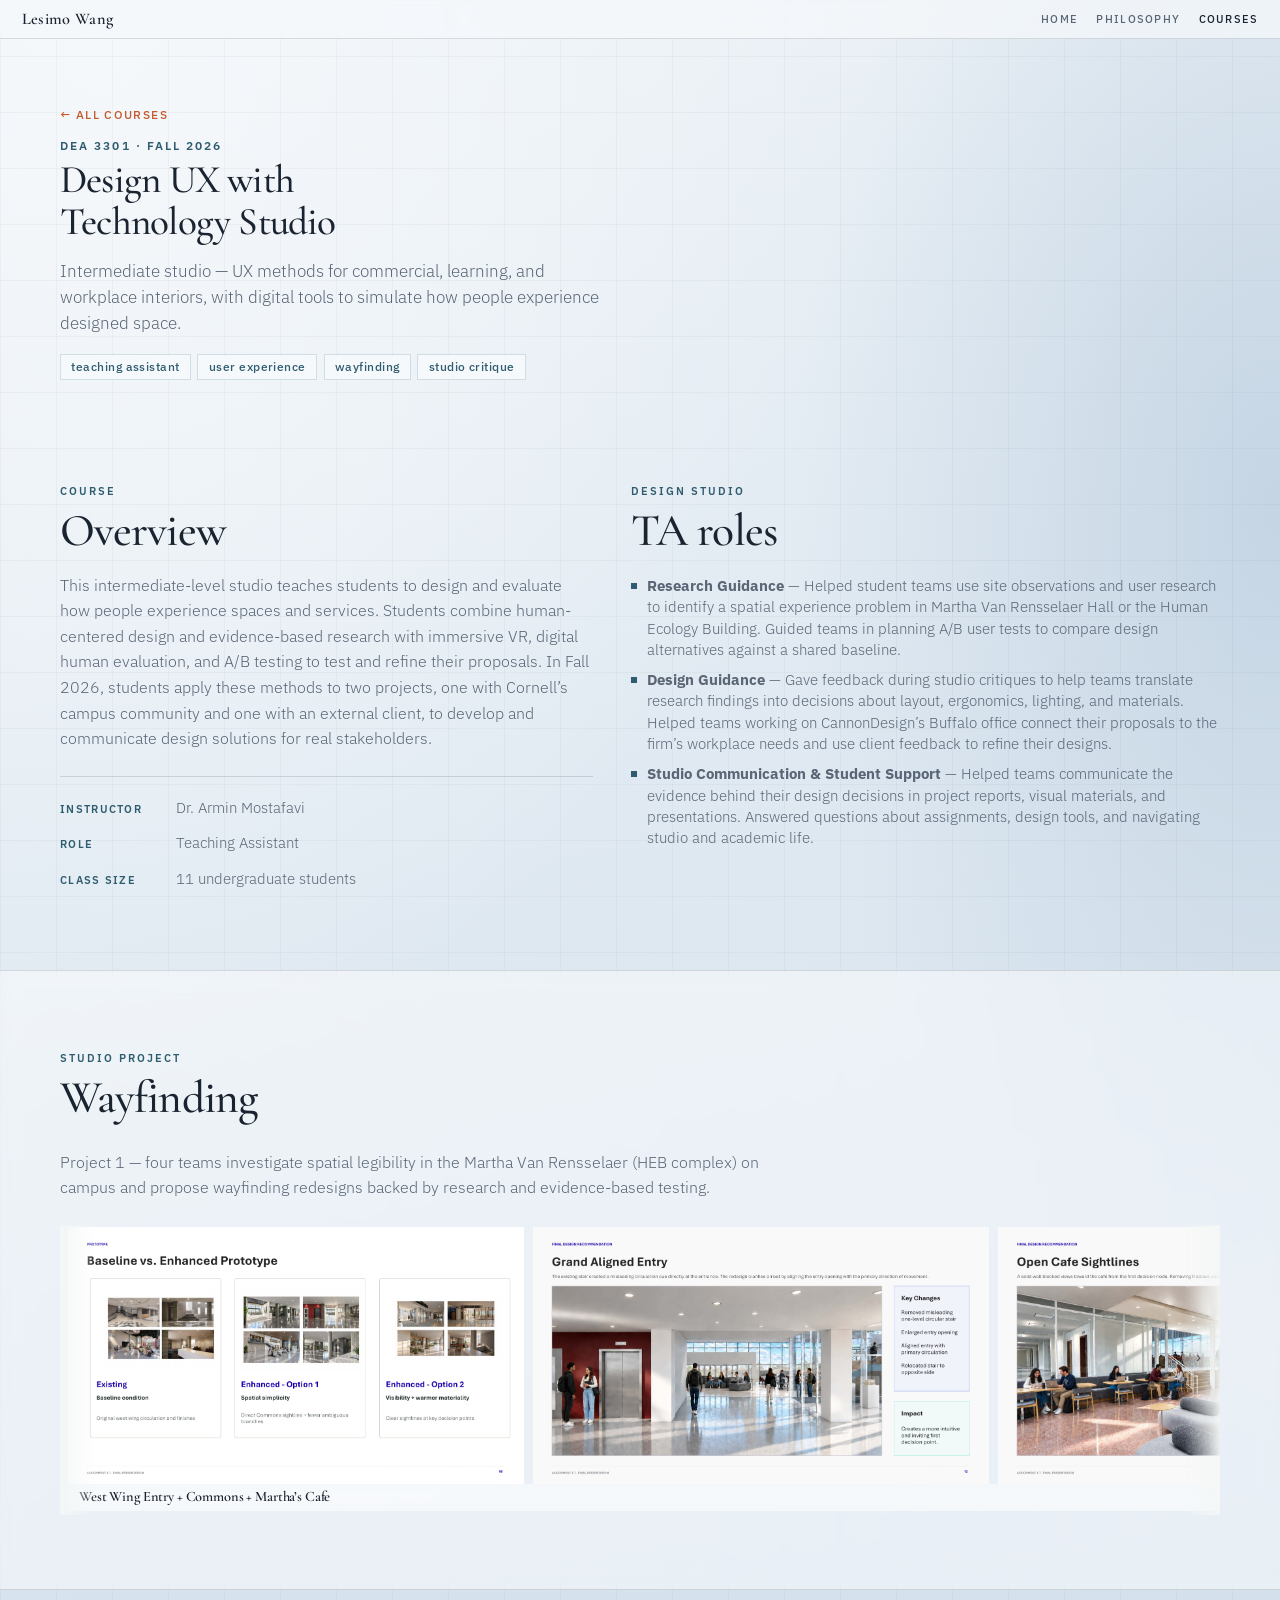
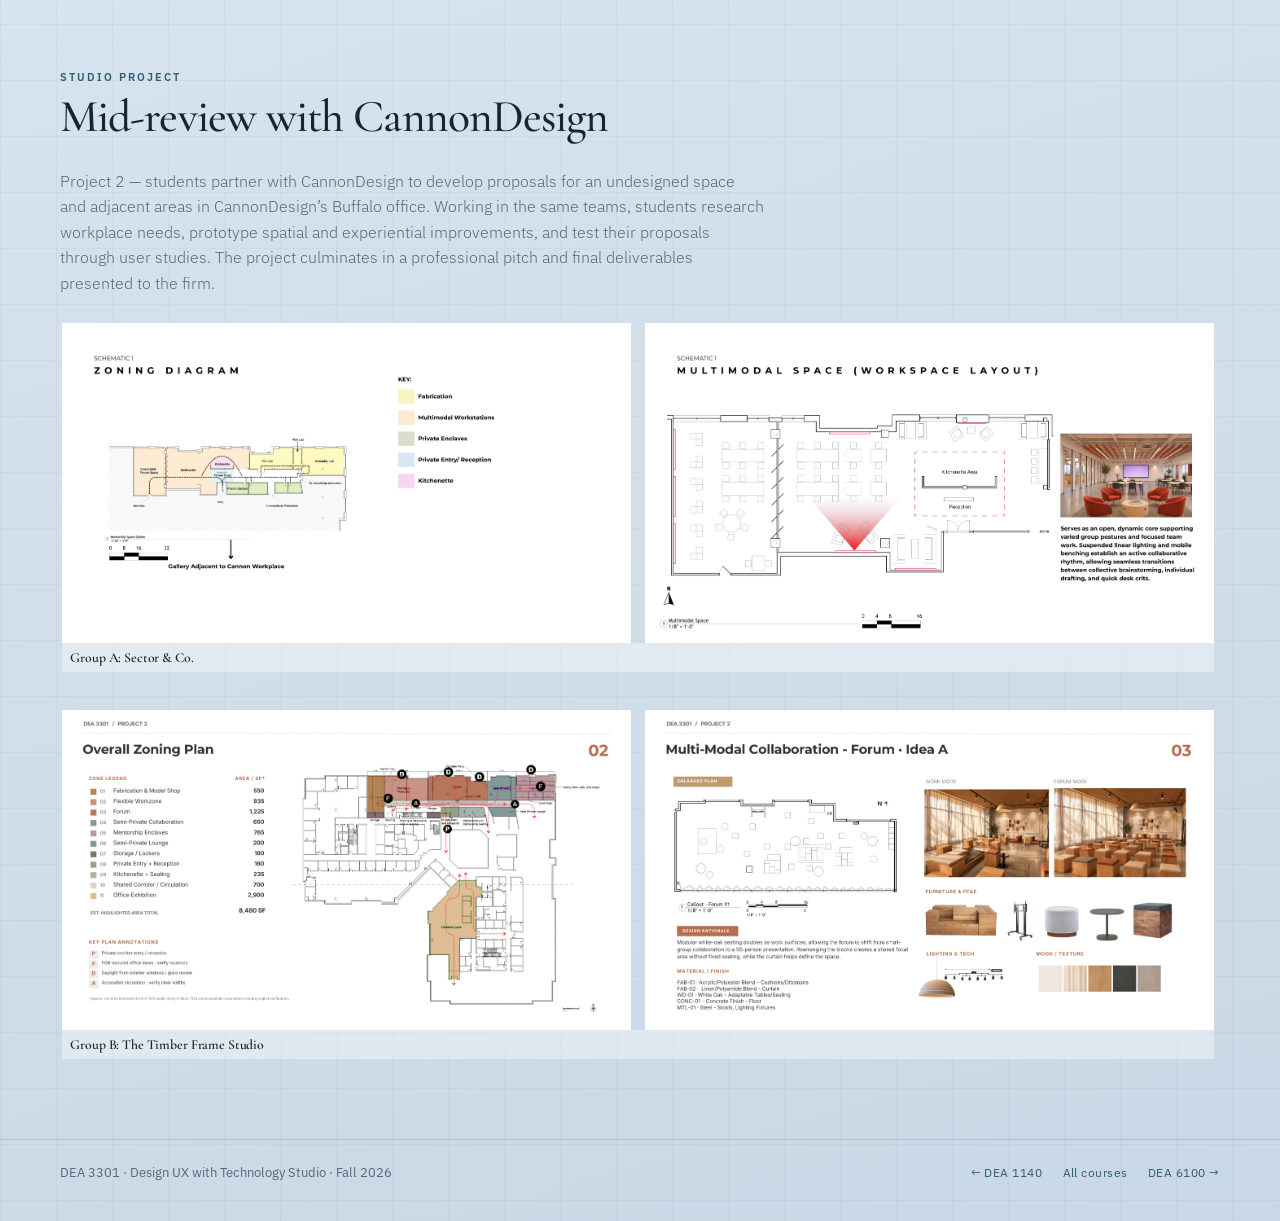
<file: courses/dea-3301-f26.html>
<!DOCTYPE html>
<html lang="en">
<head>
  <meta charset="UTF-8" />
  <meta name="viewport" content="width=device-width, initial-scale=1" />
  <title>DEA 3301 — Design UX with Technology Studio — Lesimo Wang</title>
  <link rel="preconnect" href="https://fonts.googleapis.com" />
  <link rel="preconnect" href="https://fonts.gstatic.com" crossorigin />
  <link href="https://fonts.googleapis.com/css2?family=Cormorant+Garamond:ital,wght@0,500;0,600;1,500&family=IBM+Plex+Sans:wght@300;400;500;600&display=swap" rel="stylesheet" />
  <link rel="stylesheet" href="../assets/site.css?v=pdf-rerender-1" />
</head>
<body>
  <nav class="site-nav">
    <div class="site-nav-inner">
      <a class="brand" href="../index.html">Lesimo Wang</a>
      <ul>
        <li><a href="../index.html">Home</a></li>
        <li><a href="../philosophy.html">Philosophy</a></li>
        <li><a href="index.html" aria-current="page">Courses</a></li>
      </ul>
    </div>
  </nav>

  <header class="page-hero">
    <a class="back-link" href="index.html">← All courses</a>
    <p class="eyebrow">DEA 3301 · Fall 2026</p>
    <h1 class="page-title">Design UX with Technology Studio</h1>
    <p class="lead">
      Intermediate studio — UX methods for commercial, learning, and workplace interiors,
      with digital tools to simulate how people experience designed space.
    </p>
    <div class="tag-row" aria-label="Course tags">
      <span class="tag">teaching assistant</span>
      <span class="tag">user experience</span>
      <span class="tag">wayfinding</span>
      <span class="tag">studio critique</span>
    </div>
  </header>

  <section class="section" id="overview">
    <div class="overview-syllabus">
      <div class="overview-col">
        <p class="label">Course</p>
        <h2>Overview</h2>
        <div class="overview-block">
          <p>
            This intermediate-level studio teaches students to design and evaluate how people
            experience spaces and services. Students combine human-centered design and evidence-based
            research with immersive VR, digital human evaluation, and A/B testing to test and refine
            their proposals. In Fall 2026, students apply these methods to two projects, one with
            Cornell’s campus community and one with an external client, to develop and communicate
            design solutions for real stakeholders.
          </p>
          <dl class="role-facts">
            <div>
              <dt>Instructor</dt>
              <dd>Dr. Armin Mostafavi</dd>
            </div>
            <div>
              <dt>Role</dt>
              <dd>Teaching Assistant</dd>
            </div>
            <div>
              <dt>Class size</dt>
              <dd>11 undergraduate students</dd>
            </div>
          </dl>
        </div>
      </div>

      <div class="syllabus-col" id="syllabus">
        <p class="label">Design studio</p>
        <h2>TA roles</h2>
        <ul class="outcomes-list">
          <li><strong>Research Guidance</strong> — Helped student teams use site observations and user research to identify a spatial experience problem in Martha Van Rensselaer Hall or the Human Ecology Building. Guided teams in planning A/B user tests to compare design alternatives against a shared baseline.</li>
          <li><strong>Design Guidance</strong> — Gave feedback during studio critiques to help teams translate research findings into decisions about layout, ergonomics, lighting, and materials. Helped teams working on CannonDesign’s Buffalo office connect their proposals to the firm’s workplace needs and use client feedback to refine their designs.</li>
          <li><strong>Studio Communication &amp; Student Support</strong> — Helped teams communicate the evidence behind their design decisions in project reports, visual materials, and presentations. Answered questions about assignments, design tools, and navigating studio and academic life.</li>
        </ul>
      </div>
    </div>
  </section>

  <section class="section exhibit-section band" id="wayfinding">
    <div class="section-head">
      <div>
        <p class="label">Studio project</p>
        <h2>Wayfinding</h2>
      </div>
    </div>
    <div class="overview-block overview-block--spaced">
      <p>
        Project 1 — four teams investigate spatial legibility in the Martha Van Rensselaer (HEB complex)
        on campus and propose wayfinding redesigns backed by research and evidence-based testing.
      </p>
    </div>

    <div class="project-slide-rail-wrap">
      <button class="project-slide-nav prev" type="button" aria-label="Previous slides" data-rail="project1-rail" hidden>‹</button>
      <button class="project-slide-nav next" type="button" aria-label="Next slides" data-rail="project1-rail">›</button>
      <div class="project-slide-rail" id="project1-rail" tabindex="0" aria-label="Project 1 representative boards">
        <article class="project-group project-group--rail project-group--caption-below">
          <div class="project-group-slides project-group-slides--rail">
            <button class="project-slide" type="button"
              data-kind="Project 1"
              data-title="West Wing Entry + Commons + Martha’s Cafe"
              data-src="../assets/dea-3301-f26/project1/group-a.pdf">
              <span class="project-slide-media"><img src="../assets/dea-3301-f26/project1/slides/group-a-1.jpg?v=pdf-rerender-1" alt="" loading="lazy" /></span>
            </button>
            <button class="project-slide" type="button"
              data-kind="Project 1"
              data-title="West Wing Entry + Commons + Martha’s Cafe"
              data-src="../assets/dea-3301-f26/project1/group-a.pdf">
              <span class="project-slide-media"><img src="../assets/dea-3301-f26/project1/slides/group-a-2.jpg?v=pdf-rerender-1" alt="" loading="lazy" /></span>
            </button>
            <button class="project-slide" type="button"
              data-kind="Project 1"
              data-title="West Wing Entry + Commons + Martha’s Cafe"
              data-src="../assets/dea-3301-f26/project1/group-a.pdf">
              <span class="project-slide-media"><img src="../assets/dea-3301-f26/project1/slides/group-a-3.jpg?v=pdf-rerender-1" alt="" loading="lazy" /></span>
            </button>
          </div>
          <div class="project-slide-caption">
            <strong>West Wing Entry + Commons + Martha’s Cafe</strong>
          </div>
        </article>

        <article class="project-group project-group--rail project-group--caption-below">
          <div class="project-group-slides project-group-slides--rail">
            <button class="project-slide" type="button"
              data-kind="Project 1"
              data-title="MVR Entry Redesign"
              data-src="../assets/dea-3301-f26/project1/group-b.pdf">
              <span class="project-slide-media"><img src="../assets/dea-3301-f26/project1/slides/group-b-1.jpg?v=pdf-rerender-1" alt="" loading="lazy" /></span>
            </button>
            <button class="project-slide" type="button"
              data-kind="Project 1"
              data-title="MVR Entry Redesign"
              data-src="../assets/dea-3301-f26/project1/group-b.pdf">
              <span class="project-slide-media"><img src="../assets/dea-3301-f26/project1/slides/group-b-2.jpg?v=pdf-rerender-1" alt="" loading="lazy" /></span>
            </button>
            <button class="project-slide" type="button"
              data-kind="Project 1"
              data-title="MVR Entry Redesign"
              data-src="../assets/dea-3301-f26/project1/group-b.pdf">
              <span class="project-slide-media"><img src="../assets/dea-3301-f26/project1/slides/group-b-3.jpg?v=pdf-rerender-1" alt="" loading="lazy" /></span>
            </button>
          </div>
          <div class="project-slide-caption">
            <strong>MVR Entry Redesign</strong>
          </div>
        </article>

        <article class="project-group project-group--rail project-group--caption-below">
          <div class="project-group-slides project-group-slides--rail">
            <button class="project-slide" type="button"
              data-kind="Project 1"
              data-title="Wayfinding in MVR 3rd Floor"
              data-src="../assets/dea-3301-f26/project1/group-d.pdf">
              <span class="project-slide-media"><img src="../assets/dea-3301-f26/project1/slides/group-d-1.jpg?v=pdf-rerender-1" alt="" loading="lazy" /></span>
            </button>
            <button class="project-slide" type="button"
              data-kind="Project 1"
              data-title="Wayfinding in MVR 3rd Floor"
              data-src="../assets/dea-3301-f26/project1/group-d.pdf">
              <span class="project-slide-media"><img src="../assets/dea-3301-f26/project1/slides/group-d-2.jpg?v=pdf-rerender-1" alt="" loading="lazy" /></span>
            </button>
            <button class="project-slide" type="button"
              data-kind="Project 1"
              data-title="Wayfinding in MVR 3rd Floor"
              data-src="../assets/dea-3301-f26/project1/group-d.pdf">
              <span class="project-slide-media"><img src="../assets/dea-3301-f26/project1/slides/group-d-3.jpg?v=pdf-rerender-1" alt="" loading="lazy" /></span>
            </button>
          </div>
          <div class="project-slide-caption">
            <strong>Wayfinding in MVR 3rd Floor</strong>
          </div>
        </article>

        <article class="project-group project-group--rail project-group--caption-below">
          <div class="project-group-slides project-group-slides--rail">
            <button class="project-slide" type="button"
              data-kind="Project 1"
              data-title="HEB–MVR Spatial Legibility & Wayfinding"
              data-src="../assets/dea-3301-f26/project1/group-c.pdf">
              <span class="project-slide-media"><img src="../assets/dea-3301-f26/project1/slides/group-c-1.jpg?v=pdf-rerender-1" alt="" loading="lazy" /></span>
            </button>
            <button class="project-slide" type="button"
              data-kind="Project 1"
              data-title="HEB–MVR Spatial Legibility & Wayfinding"
              data-src="../assets/dea-3301-f26/project1/group-c.pdf">
              <span class="project-slide-media"><img src="../assets/dea-3301-f26/project1/slides/group-c-2.jpg?v=pdf-rerender-1" alt="" loading="lazy" /></span>
            </button>
            <button class="project-slide" type="button"
              data-kind="Project 1"
              data-title="HEB–MVR Spatial Legibility & Wayfinding"
              data-src="../assets/dea-3301-f26/project1/group-c.pdf">
              <span class="project-slide-media"><img src="../assets/dea-3301-f26/project1/slides/group-c-3.jpg?v=pdf-rerender-1" alt="" loading="lazy" /></span>
            </button>
          </div>
          <div class="project-slide-caption">
            <strong>HEB–MVR Spatial Legibility &amp; Wayfinding</strong>
          </div>
        </article>
      </div>
    </div>
  </section>

  <section class="section" id="midreview">
    <div class="section-head">
      <div>
        <p class="label">Studio project</p>
        <h2>Mid-review with CannonDesign</h2>
      </div>
    </div>
    <div class="overview-block overview-block--spaced">
      <p>
        Project 2 — students partner with CannonDesign to develop proposals for an undesigned
        space and adjacent areas in CannonDesign’s Buffalo office. Working in the same teams, students
        research workplace needs, prototype spatial and experiential improvements, and test their
        proposals through user studies. The project culminates in a professional pitch and final
        deliverables presented to the firm.
      </p>
    </div>

    <div class="project-vrail-wrap">
      <div class="project-vrail" id="midreview-rail" tabindex="0" aria-label="Mid-review representative boards">
        <article class="project-group project-group--caption-below">
          <div class="project-group-slides project-group-slides--pair">
            <button class="project-slide" type="button"
              data-kind="Project 2"
              data-title="Group A: Sector &amp; Co."
              data-src="../assets/dea-3301-f26/midreview/team-a.pdf">
              <span class="project-slide-media"><img src="../assets/dea-3301-f26/midreview/slides/team-a-1.jpg?v=pdf-rerender-1" alt="" loading="lazy" /></span>
            </button>
            <button class="project-slide" type="button"
              data-kind="Project 2"
              data-title="Group A: Sector &amp; Co."
              data-src="../assets/dea-3301-f26/midreview/team-a.pdf">
              <span class="project-slide-media"><img src="../assets/dea-3301-f26/midreview/slides/team-a-2.jpg?v=pdf-rerender-1" alt="" loading="lazy" /></span>
            </button>
          </div>
          <div class="project-slide-caption">
            <strong>Group A: Sector &amp; Co.</strong>
          </div>
        </article>

        <article class="project-group project-group--caption-below">
          <div class="project-group-slides project-group-slides--pair">
            <button class="project-slide" type="button"
              data-kind="Project 2"
              data-title="Group B: The Timber Frame Studio"
              data-src="../assets/dea-3301-f26/midreview/team-b.pdf">
              <span class="project-slide-media"><img src="../assets/dea-3301-f26/midreview/slides/team-b-1.jpg?v=pdf-rerender-1" alt="" loading="lazy" /></span>
            </button>
            <button class="project-slide" type="button"
              data-kind="Project 2"
              data-title="Group B: The Timber Frame Studio"
              data-src="../assets/dea-3301-f26/midreview/team-b.pdf">
              <span class="project-slide-media"><img src="../assets/dea-3301-f26/midreview/slides/team-b-2.jpg?v=pdf-rerender-1" alt="" loading="lazy" /></span>
            </button>
          </div>
          <div class="project-slide-caption">
            <strong>Group B: The Timber Frame Studio</strong>
          </div>
        </article>

        <article class="project-group project-group--caption-below">
          <div class="project-group-slides project-group-slides--pair">
            <button class="project-slide" type="button"
              data-kind="Project 2"
              data-title="Initial Design Development"
              data-src="../assets/dea-3301-f26/midreview/team-c.pdf">
              <span class="project-slide-media"><img src="../assets/dea-3301-f26/midreview/slides/team-c-1.jpg?v=pdf-rerender-1" alt="" loading="lazy" /></span>
            </button>
            <button class="project-slide" type="button"
              data-kind="Project 2"
              data-title="Initial Design Development"
              data-src="../assets/dea-3301-f26/midreview/team-c.pdf">
              <span class="project-slide-media"><img src="../assets/dea-3301-f26/midreview/slides/team-c-2.jpg?v=pdf-rerender-1" alt="" loading="lazy" /></span>
            </button>
          </div>
          <div class="project-slide-caption">
            <strong>Initial Design Development</strong>
          </div>
        </article>

        <article class="project-group project-group--caption-below">
          <div class="project-group-slides project-group-slides--pair">
            <button class="project-slide" type="button"
              data-kind="Project 2"
              data-title="Group D: Interplay"
              data-src="../assets/dea-3301-f26/midreview/team-d.pdf">
              <span class="project-slide-media"><img src="../assets/dea-3301-f26/midreview/slides/team-d-1.jpg?v=pdf-rerender-1" alt="" loading="lazy" /></span>
            </button>
            <button class="project-slide" type="button"
              data-kind="Project 2"
              data-title="Group D: Interplay"
              data-src="../assets/dea-3301-f26/midreview/team-d.pdf">
              <span class="project-slide-media"><img src="../assets/dea-3301-f26/midreview/slides/team-d-2.jpg?v=pdf-rerender-1" alt="" loading="lazy" /></span>
            </button>
          </div>
          <div class="project-slide-caption">
            <strong>Group D: Interplay</strong>
          </div>
        </article>
      </div>
    </div>
  </section>

  <div class="outcome-modal" id="outcome-modal" hidden>
    <button class="modal-backdrop" type="button" aria-label="Close" data-close></button>
    <div class="modal-panel" role="dialog" aria-modal="true" aria-labelledby="outcome-modal-title">
      <div class="modal-head">
        <div>
          <p class="kind" id="outcome-modal-kind">Presentation</p>
          <h3 id="outcome-modal-title">Title</h3>
</div>
        <button class="modal-close" type="button" data-close>Close</button>
      </div>
      <iframe class="modal-frame" id="outcome-modal-frame" title="Student project PDF"></iframe>
      <div class="modal-foot">
        <span>Student work · DEA 3301 · Fall 2026</span>
        <a id="outcome-modal-link" href="#" target="_blank" rel="noopener">Open PDF in new tab →</a>
      </div>
    </div>
  </div>

  <footer class="site-footer">
    <span>DEA 3301 · Design UX with Technology Studio · Fall 2026</span>
    <nav class="footer-nav" aria-label="Course navigation">
      <a href="dea-1140.html">← DEA 1140</a>
      <a href="index.html">All courses</a>
      <a href="dea-6100.html">DEA 6100 →</a>
    </nav>
  </footer>

  <script>
    (function () {
      const modal = document.getElementById("outcome-modal");
      const frame = document.getElementById("outcome-modal-frame");
      const titleEl = document.getElementById("outcome-modal-title");
const kindEl = document.getElementById("outcome-modal-kind");
      const linkEl = document.getElementById("outcome-modal-link");

      function openOutcome(card) {
        const src = card.getAttribute("data-src");
        if (!src) return;
        kindEl.textContent = card.getAttribute("data-kind") || "";
        titleEl.textContent = card.getAttribute("data-title") || "";
frame.src = src;
        linkEl.href = src;
        modal.hidden = false;
        document.body.style.overflow = "hidden";
      }

      function closeOutcome() {
        modal.hidden = true;
        frame.src = "";
        document.body.style.overflow = "";
      }

      document.querySelectorAll("button.cover-card, button.project-slide").forEach((card) => {
        card.addEventListener("click", () => openOutcome(card));
      });

      modal.addEventListener("click", (e) => {
        if (e.target.matches("[data-close]")) closeOutcome();
      });

      document.addEventListener("keydown", (e) => {
        if (e.key === "Escape" && !modal.hidden) closeOutcome();
      });

      const rail = document.getElementById("project1-rail");
      const prevBtn = document.querySelector('.project-slide-nav.prev[data-rail="project1-rail"]');
      const nextBtn = document.querySelector('.project-slide-nav.next[data-rail="project1-rail"]');

      function updateRailNav() {
        if (!rail || !prevBtn || !nextBtn) return;
        const max = rail.scrollWidth - rail.clientWidth - 4;
        prevBtn.hidden = rail.scrollLeft <= 8;
        nextBtn.hidden = rail.scrollLeft >= max;
      }

      function scrollRail(dir) {
        if (!rail) return;
        const step = Math.min(rail.clientWidth * 0.85, 480);
        rail.scrollBy({ left: dir * step, behavior: "smooth" });
      }

      if (rail && prevBtn && nextBtn) {
        prevBtn.addEventListener("click", () => scrollRail(-1));
        nextBtn.addEventListener("click", () => scrollRail(1));
        rail.addEventListener("scroll", updateRailNav, { passive: true });
        window.addEventListener("resize", updateRailNav);
        updateRailNav();
      }
    })();
  </script>
<!-- Cloudflare Web Analytics --><script type='module' src='https://static.cloudflareinsights.com/beacon.min.js' data-cf-beacon='{"token": "278f370150f842c4921b867a629c3dd2"}'></script><!-- End Cloudflare Web Analytics -->
</body>
</html>
</file>
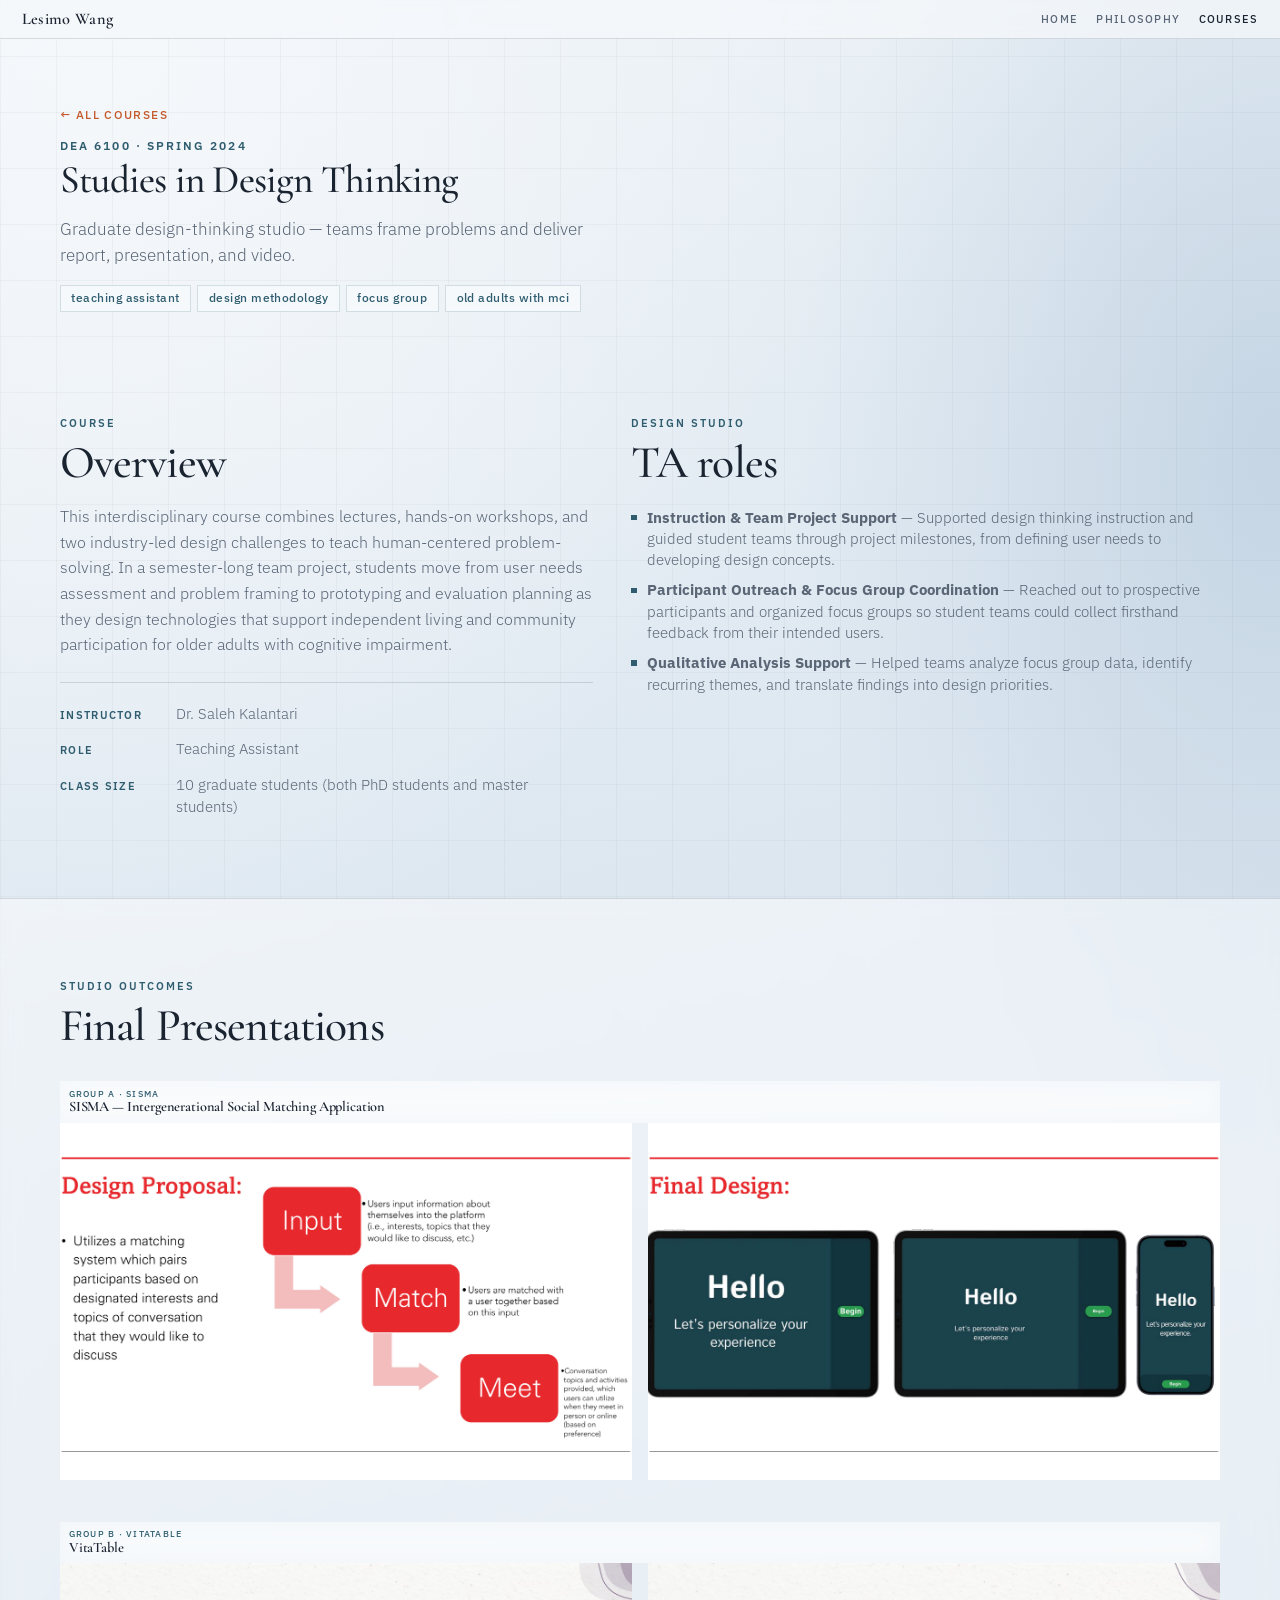
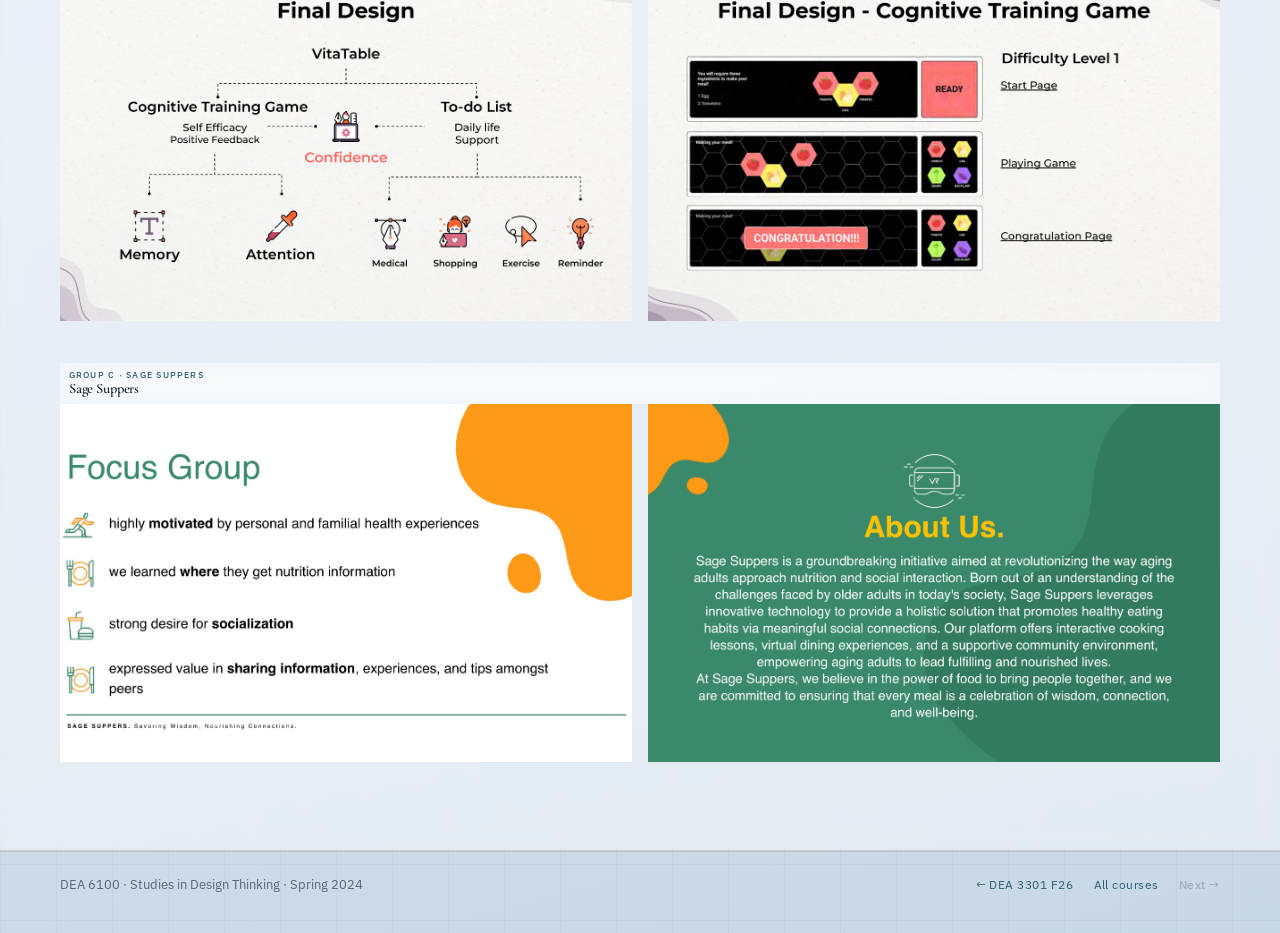
<file: courses/dea-6100.html>
<!DOCTYPE html>
<html lang="en">
<head>
  <meta charset="UTF-8" />
  <meta name="viewport" content="width=device-width, initial-scale=1" />
  <title>DEA 6100 — Studies in Design Thinking — Lesimo Wang</title>
  <link rel="preconnect" href="https://fonts.googleapis.com" />
  <link rel="preconnect" href="https://fonts.gstatic.com" crossorigin />
  <link href="https://fonts.googleapis.com/css2?family=Cormorant+Garamond:ital,wght@0,500;0,600;1,500&family=IBM+Plex+Sans:wght@300;400;500;600&display=swap" rel="stylesheet" />
  <link rel="stylesheet" href="../assets/site.css?v=pdf-rerender-1" />
</head>
<body>
  <nav class="site-nav">
    <div class="site-nav-inner">
      <a class="brand" href="../index.html">Lesimo Wang</a>
      <ul>
        <li><a href="../index.html">Home</a></li>
        <li><a href="../philosophy.html">Philosophy</a></li>
        <li><a href="index.html" aria-current="page">Courses</a></li>
      </ul>
    </div>
  </nav>

  <header class="page-hero">
    <a class="back-link" href="index.html">← All courses</a>
    <p class="eyebrow">DEA 6100 · Spring 2024</p>
    <h1 class="page-title">Studies in Design Thinking</h1>
    <p class="lead">
      Graduate design-thinking studio — teams frame problems and deliver report, presentation, and video.
    </p>
    <div class="tag-row" aria-label="Course tags">
      <span class="tag">teaching assistant</span>
      <span class="tag">design methodology</span>
      <span class="tag">focus group</span>
      <span class="tag">old adults with MCI</span>
    </div>
  </header>

  <section class="section" id="overview">
    <div class="overview-syllabus">
      <div class="overview-col">
        <p class="label">Course</p>
        <h2>Overview</h2>
        <div class="overview-block">
          <p>
            This interdisciplinary course combines lectures, hands-on workshops, and two industry-led
            design challenges to teach human-centered problem-solving. In a semester-long team project,
            students move from user needs assessment and problem framing to prototyping and evaluation
            planning as they design technologies that support independent living and community
            participation for older adults with cognitive impairment.
          </p>
          <dl class="role-facts">
            <div>
              <dt>Instructor</dt>
              <dd>Dr. Saleh Kalantari</dd>
            </div>
            <div>
              <dt>Role</dt>
              <dd>Teaching Assistant</dd>
            </div>
            <div>
              <dt>Class size</dt>
              <dd>10 graduate students (both PhD students and master students)</dd>
            </div>
          </dl>
        </div>
      </div>

      <div class="syllabus-col" id="syllabus">
        <p class="label">Design studio</p>
        <h2>TA roles</h2>
        <ul class="outcomes-list">
          <li><strong>Instruction &amp; Team Project Support</strong> — Supported design thinking instruction and guided student teams through project milestones, from defining user needs to developing design concepts.</li>
          <li><strong>Participant Outreach &amp; Focus Group Coordination</strong> — Reached out to prospective participants and organized focus groups so student teams could collect firsthand feedback from their intended users.</li>
          <li><strong>Qualitative Analysis Support</strong> — Helped teams analyze focus group data, identify recurring themes, and translate findings into design priorities.</li>
        </ul>
      </div>
    </div>
  </section>

  <section class="section band" id="presentations">
    <div class="section-head">
      <div>
        <p class="label">Studio outcomes</p>
        <h2>Final Presentations</h2>
      </div>
    </div>

    <div class="project-fullrail-wrap">
      <div class="project-fullrail project-fullrail--stack" aria-label="Final presentation slides by team">
        <article class="project-group">
          <div class="project-slide-caption">
            <span class="group">Group A · SISMA</span>
            <strong>SISMA — Intergenerational Social Matching Application</strong>
          </div>
          <div class="project-group-slides project-group-slides--pair">
            <div class="project-slide project-slide--full" aria-hidden="true">
              <span class="project-slide-media"><img src="../assets/dea-6100/presentations/slides/sisma-2.jpg?v=pdf-rerender-1" alt="" loading="lazy" /></span>
            </div>
            <div class="project-slide project-slide--full" aria-hidden="true">
              <span class="project-slide-media"><img src="../assets/dea-6100/presentations/slides/sisma-3.jpg?v=pdf-rerender-1" alt="" loading="lazy" /></span>
            </div>
          </div>
        </article>

        <article class="project-group">
          <div class="project-slide-caption">
            <span class="group">Group B · VitaTable</span>
            <strong>VitaTable</strong>
          </div>
          <div class="project-group-slides project-group-slides--pair">
            <div class="project-slide project-slide--full" aria-hidden="true">
              <span class="project-slide-media"><img src="../assets/dea-6100/presentations/slides/vitable-2.jpg?v=pdf-rerender-1" alt="" loading="lazy" /></span>
            </div>
            <div class="project-slide project-slide--full" aria-hidden="true">
              <span class="project-slide-media"><img src="../assets/dea-6100/presentations/slides/vitable-3.jpg?v=pdf-rerender-1" alt="" loading="lazy" /></span>
            </div>
          </div>
        </article>

        <article class="project-group">
          <div class="project-slide-caption">
            <span class="group">Group C · Sage Suppers</span>
            <strong>Sage Suppers</strong>
          </div>
          <div class="project-group-slides project-group-slides--pair">
            <div class="project-slide project-slide--full" aria-hidden="true">
              <span class="project-slide-media"><img src="../assets/dea-6100/presentations/slides/sage-2.jpg?v=pdf-rerender-1" alt="" loading="lazy" /></span>
            </div>
            <div class="project-slide project-slide--full" aria-hidden="true">
              <span class="project-slide-media"><img src="../assets/dea-6100/presentations/slides/sage-3.jpg?v=pdf-rerender-1" alt="" loading="lazy" /></span>
            </div>
          </div>
        </article>
      </div>
    </div>
  </section>

  <footer class="site-footer">
    <span>DEA 6100 · Studies in Design Thinking · Spring 2024</span>
    <nav class="footer-nav" aria-label="Course navigation">
      <a href="dea-3301-f26.html">← DEA 3301 F26</a>
      <a href="index.html">All courses</a>
      <span class="footer-nav-muted">Next →</span>
    </nav>
  </footer>
<!-- Cloudflare Web Analytics --><script type='module' src='https://static.cloudflareinsights.com/beacon.min.js' data-cf-beacon='{"token": "278f370150f842c4921b867a629c3dd2"}'></script><!-- End Cloudflare Web Analytics -->
</body>
</html>
</file>
<file: assets/site.css>
:root {
  --ink: #1a2330;
  --muted: #5a6676;
  --accent: #2f5d6f;
  --signal: #c45a2c;
  --line: rgba(26, 35, 48, 0.14);
  --paper: rgba(255, 255, 255, 0.48);
  --soft: #f5f8fb;
  /* Student-work media mat (no outer frame) */
  --media-mat: #f4f7f6;
  --overview-max: 44rem;
}

* { box-sizing: border-box; margin: 0; padding: 0; }

html { scroll-behavior: smooth; }

body {
  font-family: "IBM Plex Sans", sans-serif;
  color: var(--ink);
  background-color: #e4ecf3;
  background-image:
    linear-gradient(rgba(26, 35, 48, 0.035) 1px, transparent 1px),
    linear-gradient(90deg, rgba(26, 35, 48, 0.035) 1px, transparent 1px),
    radial-gradient(110% 75% at 8% 0%, #f5f8fb 0%, transparent 52%),
    radial-gradient(80% 60% at 100% 18%, #c5d5e4 0%, transparent 48%),
    linear-gradient(165deg, #eef3f7 0%, #d7e3ee 50%, #c9d8e6 100%);
  background-size: 56px 56px, 56px 56px, 100% 100%, 100% 100%, 100% 100%;
  min-height: 100vh;
}

a { color: inherit; text-decoration: none; }
img { max-width: 100%; display: block; }

/* Consistent keyboard focus across the site */
:focus {
  outline: none;
}

:focus-visible {
  outline: 2px solid var(--accent);
  outline-offset: 3px;
}

.site-nav {
  position: sticky;
  top: 0;
  z-index: 20;
  border-bottom: 1px solid var(--line);
  background: rgba(245, 248, 251, 0.72);
  backdrop-filter: blur(6px);
}

.site-nav-inner {
  display: flex;
  justify-content: space-between;
  align-items: center;
  gap: 1.5rem;
  width: 100%;
  margin: 0;
  padding: 0.55rem clamp(0.85rem, 2.2vw, 1.35rem);
}

.site-nav-actions {
  display: flex;
  align-items: center;
  gap: 1rem;
  margin-left: auto;
}

.site-nav .brand {
  font-family: "Cormorant Garamond", serif;
  font-size: 1.02rem;
  font-weight: 600;
  letter-spacing: 0.02em;
}

.site-nav ul {
  display: flex;
  gap: 1.15rem;
  list-style: none;
  font-size: 0.66rem;
  letter-spacing: 0.12em;
  text-transform: uppercase;
  font-weight: 500;
  color: var(--muted);
}

.site-nav a[aria-current="page"] { color: var(--ink); }

.site-footer {
  border-top: 1px solid var(--line);
  padding: 1.5rem clamp(1.4rem, 5vw, 3.75rem) 2.5rem;
  font-size: 0.8rem;
  color: var(--muted);
  display: flex;
  justify-content: space-between;
  align-items: center;
  gap: 1rem;
  flex-wrap: wrap;
}

.site-footer .placeholder {
  font-size: 0.72rem;
  letter-spacing: 0.08em;
  text-transform: uppercase;
}

.site-footer a {
  color: var(--accent);
  text-decoration: none;
}

.site-footer a:hover { color: var(--signal); }

.footer-nav {
  display: flex;
  flex-wrap: wrap;
  align-items: center;
  gap: 0.85rem 1.25rem;
  font-size: 0.78rem;
  letter-spacing: 0.04em;
}

.footer-nav a {
  color: var(--accent);
}

.footer-nav a:hover { color: var(--signal); }

.footer-nav .footer-nav-muted {
  color: rgba(90, 102, 118, 0.45);
  pointer-events: none;
}

/* Home hero */
.hero {
  min-height: calc(100vh - 2.75rem);
  display: grid;
  grid-template-columns: 1.15fr 0.85fr;
  align-items: stretch;
}

@media (max-width: 880px) {
  .hero { grid-template-columns: 1fr; min-height: auto; }
  .hero-visual { min-height: 38vh; order: -1; }
}

.hero-copy {
  padding: clamp(2.25rem, 6vw, 4.75rem) clamp(1.4rem, 5vw, 3.75rem);
  display: flex;
  flex-direction: column;
  justify-content: center;
  gap: 1.35rem;
}

.eyebrow {
  font-size: 0.72rem;
  font-weight: 600;
  letter-spacing: 0.18em;
  text-transform: uppercase;
  color: var(--accent);
}

.hero-brand {
  font-family: "Cormorant Garamond", serif;
  font-size: clamp(3.2rem, 8.5vw, 6.6rem);
  font-weight: 500;
  line-height: 0.92;
  letter-spacing: -0.02em;
  max-width: 10ch;
}

.hero-brand em {
  font-style: italic;
  color: var(--accent);
}

.hero-lead {
  max-width: 30rem;
  font-size: clamp(1rem, 1.5vw, 1.15rem);
  font-weight: 300;
  line-height: 1.55;
  color: var(--muted);
}

.cta-row {
  display: flex;
  gap: 1.2rem;
  align-items: center;
  flex-wrap: wrap;
  margin-top: 0.5rem;
}

.cta-primary {
  display: inline-block;
  padding: 0.85rem 1.45rem;
  background: var(--ink);
  color: #f3f7fa;
  font-size: 0.74rem;
  letter-spacing: 0.14em;
  text-transform: uppercase;
  font-weight: 500;
  transition: background 0.22s ease;
}

.cta-primary:hover { background: var(--accent); }

.cta-secondary {
  font-size: 0.88rem;
  color: var(--signal);
  border-bottom: 1px solid currentColor;
  padding-bottom: 0.12rem;
  font-weight: 400;
}

.hero-visual {
  position: relative;
  overflow: hidden;
  border-left: 1px solid var(--line);
  min-height: 100%;
  animation: plane-in 1.1s ease both;
  /* Match gallery wall so cover never flashes a black letterbox */
  background: #d8d4cc;
}

.hero-visual--photo {
  background: #d8d4cc;
}

.hero-visual-img {
  position: absolute;
  inset: 0;
  display: block;
  width: 100%;
  height: 100%;
  object-fit: cover;
  object-position: 50% 42%;
}

.hero-visual--photo::after {
  content: "";
  position: absolute;
  inset: 0;
  z-index: 1;
  pointer-events: none;
  background: linear-gradient(
    180deg,
    rgba(26, 35, 48, 0.08) 0%,
    rgba(26, 35, 48, 0.18) 55%,
    rgba(26, 35, 48, 0.52) 100%
  );
}

@media (max-width: 880px) {
  .hero-visual { border-left: none; border-bottom: 1px solid var(--line); }
}

.visual-caption {
  position: absolute;
  left: 1.4rem;
  bottom: 1.4rem;
  z-index: 2;
  font-family: "Cormorant Garamond", serif;
  font-size: clamp(1.5rem, 2.8vw, 2.15rem);
  font-weight: 500;
  color: rgba(243, 247, 250, 0.92);
  line-height: 1.05;
  letter-spacing: -0.01em;
  max-width: 9ch;
}

.visual-caption span {
  display: block;
  font-family: "IBM Plex Sans", sans-serif;
  font-size: 0.68rem;
  letter-spacing: 0.16em;
  text-transform: uppercase;
  font-weight: 500;
  color: rgba(243, 247, 250, 0.55);
  margin-bottom: 0.45rem;
}

@keyframes plane-in {
  from { opacity: 0.65; transform: translateX(12px); }
  to { opacity: 1; transform: none; }
}

@keyframes drift {
  0%, 100% { translate: 0 0; }
  50% { translate: 0 -6px; }
}

@keyframes rise {
  from { transform: translateY(8px); }
  to { transform: none; }
}

@keyframes section-in {
  from { opacity: 0; transform: translateY(14px); }
  to { opacity: 1; transform: none; }
}

.hero-copy > * { animation: rise 0.65s ease both; }
.hero-copy > *:nth-child(2) { animation-delay: 0.06s; }
.hero-copy > *:nth-child(3) { animation-delay: 0.12s; }
.hero-copy > *:nth-child(4) { animation-delay: 0.18s; }

/* Sections */
.section {
  padding: clamp(3rem, 7vw, 5rem) clamp(1.4rem, 5vw, 3.75rem);
  animation: section-in 0.7s ease both;
}

.section:nth-of-type(1) { animation-delay: 0.04s; }
.section:nth-of-type(2) { animation-delay: 0.1s; }
.section:nth-of-type(3) { animation-delay: 0.16s; }
.section:nth-of-type(4) { animation-delay: 0.22s; }

@media (prefers-reduced-motion: reduce) {
  .hero-copy > *,
  .hero-visual,
  .p1,
  .p2,
  .page-hero,
  .section {
    animation: none !important;
  }

  button.project-slide:hover,
  a.project-slide:hover,
  .cover-card:hover,
  button.project-slide:hover .project-slide-media img,
  a.project-slide:hover .project-slide-media img,
  .poster-card:hover .poster-card-media img,
  .cover-card:hover .cover-media img {
    transform: none !important;
  }
}

.section.band {
  background: var(--paper);
  backdrop-filter: blur(10px);
  border-top: 1px solid var(--line);
  border-bottom: 1px solid var(--line);
}


/* Avoid double hairlines when two paper bands meet */
.section.band + .section.band {
  border-top: none;
}

/* Course index: band already separates groups — drop the extra top pad */
.course-group.band + .course-group,
.course-group + .course-group.band {
  padding-top: clamp(3rem, 7vw, 5rem);
}

.section-head {
  display: flex;
  justify-content: space-between;
  align-items: end;
  gap: 2rem;
  margin-bottom: 1.75rem;
  flex-wrap: wrap;
}

/* Section eyebrows — same on every course page (Overview, studio sections, exhibit) */
.label {
  font-size: 0.7rem;
  font-weight: 600;
  letter-spacing: 0.18em;
  text-transform: uppercase;
  color: var(--accent);
  margin-bottom: 0.55rem;
}

.section-head .label {
  margin-bottom: 0.55rem;
}

.section-head h1,
.section-head h2,
.page-title {
  font-family: "Cormorant Garamond", serif;
  font-size: clamp(1.9rem, 3.8vw, 2.85rem);
  font-weight: 500;
  line-height: 1.05;
  letter-spacing: -0.02em;
}

.section-head .note,
.prose {
  font-size: 0.95rem;
  font-weight: 300;
  color: var(--muted);
  max-width: 36rem;
  line-height: 1.55;
}

.prose p + p { margin-top: 1rem; }
.prose strong { color: var(--ink); font-weight: 500; }

.page-hero {
  padding: clamp(2.5rem, 6vw, 4rem) clamp(1.4rem, 5vw, 3.75rem) 1.5rem;
  animation: section-in 0.65s ease both;
}

.page-hero .page-title {
  margin: 0.4rem 0 0.9rem;
  max-width: min(100%, 22ch);
  font-size: clamp(1.7rem, 3.2vw, 2.45rem);
  line-height: 1.08;
  white-space: normal;
  overflow-wrap: break-word;
  text-wrap: balance;
}

@media (max-width: 720px) {
  .page-hero .page-title {
    font-size: clamp(1.35rem, 5.2vw, 1.9rem);
    max-width: 100%;
  }
}
.page-hero .lead {
  max-width: 34rem;
  color: var(--muted);
  font-weight: 300;
  line-height: 1.55;
  font-size: 1.05rem;
}

.page-hero .lead a {
  color: var(--signal);
  border-bottom: 1px solid currentColor;
  text-decoration: none;
}

.page-hero .lead a:hover {
  color: var(--ink);
}

.meta-row {
  display: flex;
  flex-wrap: wrap;
  gap: 0.75rem 1.5rem;
  margin-top: 1.25rem;
  font-size: 0.72rem;
  letter-spacing: 0.12em;
  text-transform: uppercase;
  color: var(--accent);
  font-weight: 500;
}

.tag-row {
  display: flex;
  flex-wrap: wrap;
  gap: 0.4rem;
  margin-top: 1.1rem;
  margin-left: 0;
}

/* Keep hero tags to a short row */
.tag-row .tag:nth-child(n + 6) {
  display: none;
}

.tag {
  display: inline-flex;
  align-items: center;
  padding: 0.32rem 0.65rem;
  border: 1px solid rgba(47, 93, 111, 0.18);
  background: rgba(247, 250, 252, 0.9);
  backdrop-filter: blur(10px);
  -webkit-backdrop-filter: blur(10px);
  box-shadow: none;
  color: var(--accent);
  font-size: 0.72rem;
  letter-spacing: 0.04em;
  text-transform: lowercase;
  font-weight: 500;
  line-height: 1.25;
}

/* Course index list — not cards */
.course-group + .course-group {
  padding-top: 0.5rem;
}

.course-group .section-head {
  margin-bottom: 1.15rem;
}

.course-group .section-head h2 {
  font-size: clamp(1.55rem, 2.8vw, 2.1rem);
}

.course-subgroup {
  margin-top: 1.75rem;
}

.course-subgroup:first-of-type {
  margin-top: 0.35rem;
}

.course-subgroup-title {
  font-family: "IBM Plex Sans", sans-serif;
  font-size: 0.68rem;
  letter-spacing: 0.18em;
  text-transform: uppercase;
  color: var(--muted);
  font-weight: 600;
  margin: 0 0 0.65rem;
}

.course-list {
  border-top: 1px solid var(--line);
}

.course-row--priority h3 {
  font-size: 1.55rem;
}

.course-row--priority .code {
  color: var(--signal);
}

.course-row {
  display: grid;
  grid-template-columns: 7.5rem 1fr auto;
  gap: 1.25rem;
  align-items: baseline;
  padding: 1.35rem 0;
  border-bottom: 1px solid var(--line);
  transition: padding-left 0.2s ease, background 0.2s ease;
}

.course-row:hover { padding-left: 0.35rem; }

.course-row .code {
  font-size: 0.78rem;
  letter-spacing: 0.1em;
  text-transform: uppercase;
  color: var(--accent);
  font-weight: 600;
}

.course-row h3 {
  font-family: "Cormorant Garamond", serif;
  font-size: 1.45rem;
  font-weight: 600;
  letter-spacing: -0.01em;
  margin-bottom: 0.25rem;
}

.course-row p {
  font-size: 0.9rem;
  color: var(--muted);
  font-weight: 300;
  line-height: 1.45;
  max-width: 36rem;
}

.course-row .go {
  font-size: 0.72rem;
  letter-spacing: 0.12em;
  text-transform: uppercase;
  color: var(--signal);
  font-weight: 500;
  white-space: nowrap;
}

@media (max-width: 700px) {
  .course-row {
    grid-template-columns: 1fr;
    gap: 0.4rem;
  }
}

.course-row.is-static {
  cursor: default;
  opacity: 0.88;
}

.course-row.is-static:hover { padding-left: 0; background: transparent; }

.course-row .go.ph {
  color: var(--muted);
  opacity: 0.75;
}

.cv-teaching {
  display: grid;
  gap: 1.75rem;
  max-width: 48rem;
}

.cv-post h3 {
  font-family: "Cormorant Garamond", serif;
  font-size: 1.35rem;
  font-weight: 600;
  margin: 0.15rem 0 0.55rem;
}

.cv-post h3 a {
  color: inherit;
  text-decoration: none;
}

.cv-post h3 a:hover { color: var(--accent); }

.cv-meta {
  font-size: 0.78rem;
  letter-spacing: 0.04em;
  color: var(--muted);
  font-weight: 400;
}

.cv-post ul {
  margin: 0;
  padding-left: 1.1rem;
  color: var(--muted);
  font-weight: 300;
  line-height: 1.55;
  font-size: 0.95rem;
}

.cv-post li + li { margin-top: 0.35rem; }

/* Course detail blocks */
.detail-grid {
  display: grid;
  grid-template-columns: repeat(3, 1fr);
  gap: 0;
  border: 1px solid var(--line);
  background: rgba(255, 255, 255, 0.45);
  margin-top: 1.5rem;
}

@media (max-width: 800px) {
  .detail-grid { grid-template-columns: 1fr; }
}

.detail-block {
  padding: 1.4rem 1.3rem 1.6rem;
  border-right: 1px solid var(--line);
}

.detail-block:last-child { border-right: none; }

@media (max-width: 800px) {
  .detail-block { border-right: none; border-bottom: 1px solid var(--line); }
  .detail-block:last-child { border-bottom: none; }
}

.detail-block h3 {
  font-size: 0.7rem;
  letter-spacing: 0.16em;
  text-transform: uppercase;
  color: var(--accent);
  margin-bottom: 0.7rem;
  font-weight: 600;
}

.detail-block p {
  font-size: 0.92rem;
  font-weight: 300;
  line-height: 1.5;
  color: var(--muted);
}

.detail-block .placeholder-tag {
  display: inline-block;
  margin-top: 0.75rem;
  font-size: 0.65rem;
  letter-spacing: 0.1em;
  text-transform: uppercase;
  color: var(--signal);
}

/* Artifact / project rail — workshop structure */
.artifact-rail {
  display: grid;
  grid-template-columns: repeat(3, 1fr);
  border: 1px solid var(--line);
  background: rgba(255, 255, 255, 0.55);
}

@media (max-width: 700px) {
  .artifact-rail { grid-template-columns: 1fr; }
}

.artifact-item {
  padding: 1.4rem 1.25rem 1.6rem;
  border-right: 1px solid var(--line);
  min-height: 8.5rem;
  display: flex;
  flex-direction: column;
  justify-content: space-between;
  gap: 1.35rem;
  transition: background 0.2s ease;
}

.artifact-item:last-child { border-right: none; }

@media (max-width: 700px) {
  .artifact-item { border-right: none; border-bottom: 1px solid var(--line); }
  .artifact-item:last-child { border-bottom: none; }
}

.artifact-item:hover { background: #fff; }

.artifact-item strong {
  font-family: "Cormorant Garamond", serif;
  font-size: 1.35rem;
  font-weight: 600;
  letter-spacing: -0.01em;
  line-height: 1.15;
}

.artifact-item span {
  font-size: 0.76rem;
  letter-spacing: 0.06em;
  color: var(--muted);
  font-weight: 400;
}

.artifact-item .tick {
  font-size: 0.72rem;
  letter-spacing: 0.12em;
  text-transform: uppercase;
  color: var(--signal);
  font-weight: 500;
}

.artifact-item .badge-ph {
  font-size: 0.65rem;
  letter-spacing: 0.1em;
  text-transform: uppercase;
  color: var(--accent);
}

/* Featured media strip on lighting */
.media-plane {
  margin-top: 1.75rem;
  border: none;
  overflow: hidden;
  background: #1e3340;
  max-height: 28rem;
}

.media-plane img {
  width: 100%;
  height: 28rem;
  object-fit: cover;
  object-position: center top;
  opacity: 0.92;
}

.media-plane figcaption {
  padding: 0.85rem 1.1rem;
  background: rgba(245, 248, 251, 0.92);
  font-size: 0.78rem;
  color: var(--muted);
  letter-spacing: 0.04em;
}

.back-link {
  display: inline-block;
  margin-bottom: 1rem;
  font-size: 0.72rem;
  letter-spacing: 0.12em;
  text-transform: uppercase;
  color: var(--signal);
  font-weight: 500;
}

/* Course outcomes + syllabus embed */
.overview-syllabus {
  display: grid;
  grid-template-columns: minmax(0, 0.95fr) minmax(0, 1.05fr);
  gap: clamp(1.5rem, 3vw, 2.75rem);
  align-items: start;
}

@media (max-width: 900px) {
  .overview-syllabus { grid-template-columns: 1fr; }
}

/* Match section-head h2 — one size for all course section titles */
.overview-col h2,
.syllabus-col h2 {
  font-family: "Cormorant Garamond", serif;
  font-size: clamp(1.9rem, 3.8vw, 2.85rem);
  font-weight: 500;
  line-height: 1.05;
  letter-spacing: -0.02em;
  margin: 0.35rem 0 1.1rem;
}

.overview-block {
  max-width: var(--overview-max);
}

.overview-block--spaced {
  margin-bottom: 1.5rem;
}

.overview-col .overview-block {
  max-width: none; /* column already constrains width */
}

.overview-block p {
  font-size: 1rem;
  font-weight: 300;
  line-height: 1.6;
  color: var(--muted);
}

.overview-block p + p { margin-top: 1rem; }

.syllabus-col .syllabus-toolbar {
  margin-bottom: 0.85rem;
}

.syllabus-col .syllabus-frame {
  height: min(70vh, 36rem);
}

.materials-placeholder {
  min-height: min(70vh, 22rem);
  padding: 1.4rem 1.3rem;
  display: flex;
  flex-direction: column;
  justify-content: center;
  gap: 0.75rem;
  background: rgba(255, 255, 255, 0.55);
}

.materials-placeholder p {
  font-size: 0.95rem;
  font-weight: 300;
  line-height: 1.5;
  color: var(--muted);
  max-width: 28rem;
}

a.cover-card {
  color: inherit;
}

/* ——— DEA 2750 exhibition stage ——— */
.role-caption {
  margin: 0 0 1.1rem;
  font-size: 0.92rem;
  font-weight: 300;
  color: var(--muted);
  line-height: 1.45;
}

.role-caption-k {
  display: inline-block;
  margin-right: 0.65rem;
  font-size: 0.68rem;
  letter-spacing: 0.14em;
  text-transform: uppercase;
  color: var(--accent);
  font-weight: 600;
}

.exhibit-stage {
  position: relative;
  border: none;
  background: #162830;
  overflow: hidden; /* arrows + float stay inside; float height capped in JS */
}

/* Preserve Overview2 native ratio 8192×1856; scroll — never squash to fit */
.exhibit-scroll {
  overflow-x: auto;
  overflow-y: hidden;
  -webkit-overflow-scrolling: touch;
  scrollbar-width: thin;
}

.exhibit-scroll::-webkit-scrollbar {
  height: 6px;
}

.exhibit-scroll::-webkit-scrollbar-thumb {
  background: rgba(255, 255, 255, 0.22);
}

.exhibit-panorama {
  position: relative;
  height: min(52vh, 420px);
  aspect-ratio: 8192 / 1856;
  width: calc(min(52vh, 420px) * 8192 / 1856);
  flex-shrink: 0;
}

.exhibit-panorama .pano-img {
  width: 100%;
  height: 100%;
  display: block;
  object-fit: cover; /* AR-matched box — cover == contain here */
}

.pano-arrow {
  position: absolute;
  top: 50%;
  z-index: 4;
  transform: translateY(-50%);
  width: 2.4rem;
  height: 2.4rem;
  border: 0;
  padding: 0;
  margin: 0;
  background: transparent;
  color: rgba(255, 255, 255, 0.42);
  font-size: 1.85rem;
  line-height: 1;
  font-weight: 300;
  cursor: pointer;
  transition: color 0.18s ease, opacity 0.18s ease;
}

.pano-arrow:hover,
.pano-arrow:focus-visible {
  color: rgba(255, 255, 255, 0.85);
}

.pano-arrow:focus-visible {
  outline-color: rgba(255, 255, 255, 0.7);
  outline-offset: 4px;
}

.pano-arrow[hidden] {
  display: none;
}

.pano-arrow-left {
  left: 0.35rem;
}

.pano-arrow-right {
  right: 0.35rem;
}

.hotspot {
  position: absolute;
  width: clamp(14px, 1.6vw, 22px);
  height: clamp(14px, 1.6vw, 22px);
  border-radius: 50%;
  border: 1.5px solid rgba(255, 255, 255, 0.85);
  background: rgba(196, 90, 44, 0.55);
  transform: translate(-50%, -50%);
  cursor: pointer;
  padding: 0;
  z-index: 2;
  box-shadow: 0 0 0 0 rgba(196, 90, 44, 0.35);
  transition: background 0.15s ease, box-shadow 0.15s ease, transform 0.15s ease;
}

.hotspot:hover,
.hotspot:focus-visible {
  background: rgba(196, 90, 44, 0.95);
  box-shadow: 0 0 0 7px rgba(196, 90, 44, 0.28);
  transform: translate(-50%, -50%) scale(1.12);
}

.hotspot:focus-visible {
  outline: 2px solid rgba(255, 255, 255, 0.9);
  outline-offset: 3px;
}

.exhibit-section {
  padding-bottom: clamp(2.5rem, 5vw, 3.5rem);
}

/* Poster + simple photo strip (same height, natural widths, full images) */
.exhibit-after {
  margin-top: 2rem;
  display: grid;
  grid-template-columns: minmax(11rem, 0.62fr) minmax(0, 1.38fr);
  gap: clamp(1.25rem, 3vw, 2rem);
  align-items: start;
}

.exhibit-poster-block {
  margin: 0;
}

.exhibit-poster-block .label,
.exhibit-works .label {
  margin-bottom: 0.75rem;
}

.exhibit-poster-block a {
  display: block;
}

.exhibit-poster-block img {
  width: 100%;
  height: auto;
  display: block;
  border: none;
  background: transparent;
}

#f24-project1-exhibit {
  margin-top: 2.5rem;
}

.exhibit-works {
  min-width: 0;
}

.exhibit-works-rail {
  display: flex;
  align-items: stretch;
  gap: 0.55rem;
  overflow-x: auto;
  overflow-y: hidden;
  -webkit-overflow-scrolling: touch;
  scrollbar-width: thin;
  /* height synced to poster via JS; fallback until then */
  height: min(70vw, 32rem);
}

.exhibit-works-rail::-webkit-scrollbar {
  height: 5px;
}

.exhibit-works-rail::-webkit-scrollbar-thumb {
  background: rgba(26, 35, 48, 0.2);
}

.exhibit-works-rail img {
  flex: 0 0 auto;
  height: 100%;
  width: auto;
  max-width: none;
  display: block;
  border: none;
  background: var(--media-mat);
}

@media (max-width: 900px) {
  .exhibit-after {
    grid-template-columns: 1fr;
  }

  /* Poster first, photo rail second on narrow screens */
  .exhibit-poster-block {
    order: 1;
    max-width: 20rem;
  }

  .exhibit-works {
    order: 2;
  }

  .exhibit-works-rail {
    height: 16rem;
  }
}

/* Three final PDF boards — static row (no scroll needed) */
.finals-grid {
  display: grid;
  grid-template-columns: repeat(3, minmax(0, 1fr));
  gap: clamp(0.85rem, 2vw, 1.35rem);
  margin-top: 2rem;
}

.placeholder-note {
  margin-top: 0.85rem;
  font-size: 0.82rem;
  font-weight: 400;
  color: var(--muted);
  font-style: italic;
  line-height: 1.45;
}

.ph {
  display: inline;
  padding: 0.05em 0.35em;
  border: 1px dashed rgba(196, 90, 44, 0.45);
  background: rgba(196, 90, 44, 0.08);
  color: var(--signal);
  font-size: 0.92em;
  font-style: normal;
  font-weight: 500;
  letter-spacing: 0.02em;
}

@media (max-width: 820px) {
  .finals-grid {
    grid-template-columns: 1fr;
    max-width: 26rem;
  }
}

.exhibit-float {
  position: absolute;
  z-index: 5;
  width: min(36vw, 240px);
  max-height: calc(100% - 24px);
  display: flex;
  flex-direction: column;
  background: rgba(255, 255, 255, 0.96);
  border: 1px solid rgba(26, 35, 48, 0.12);
  box-shadow: 0 10px 28px rgba(18, 26, 34, 0.28);
  padding: 3px;
  pointer-events: none;
  opacity: 0;
  transform: translateY(6px);
  transition: opacity 0.18s ease, transform 0.18s ease;
  overflow: hidden;
}

.exhibit-float.is-on {
  opacity: 1;
  transform: none;
}

.exhibit-float img {
  width: 100%;
  height: auto;
  max-height: 100%;
  display: block;
  background: #1e3340;
  object-fit: contain;
  flex: 0 1 auto;
}

@media (max-width: 700px) {
  .exhibit-float {
    width: min(52vw, 200px);
  }
}

@media print {
  .hotspot,
  .pano-arrow,
  .exhibit-float {
    display: none !important;
  }

  .exhibit-scroll {
    overflow: visible;
  }

  .exhibit-panorama {
    width: 100%;
    height: auto;
    aspect-ratio: 8192 / 1856;
  }
}

.outcomes-list {
  list-style: none;
  margin-top: 1.25rem;
  display: grid;
  gap: 0.55rem;
}

.outcomes-list li {
  position: relative;
  padding-left: 1rem;
  font-size: 0.92rem;
  font-weight: 300;
  line-height: 1.45;
  color: var(--muted);
}

.outcomes-list li::before {
  content: "";
  position: absolute;
  left: 0;
  top: 0.55em;
  width: 0.35rem;
  height: 0.35rem;
  background: var(--accent);
}

.role-line {
  margin-top: 1.5rem;
  padding-top: 1.25rem;
  border-top: 1px solid var(--line);
  font-size: 0.92rem;
  color: var(--muted);
  font-weight: 300;
  line-height: 1.5;
  max-width: 40rem;
}

.role-line strong {
  color: var(--ink);
  font-weight: 500;
}

.role-facts {
  margin-top: 1.5rem;
  padding-top: 1.25rem;
  border-top: 1px solid var(--line);
  display: grid;
  gap: 0.85rem;
}

.role-facts > div {
  display: grid;
  grid-template-columns: 6.5rem 1fr;
  gap: 0.75rem;
  align-items: baseline;
}

.role-facts dt {
  font-size: 0.68rem;
  letter-spacing: 0.12em;
  text-transform: uppercase;
  color: var(--accent);
  font-weight: 600;
}

.role-facts dd {
  font-size: 0.92rem;
  color: var(--muted);
  font-weight: 300;
  line-height: 1.5;
}

.role-facts dd .outcomes-list {
  margin-top: 0.15rem;
}

.role-facts dd .outcomes-list li {
  font-size: 0.88rem;
}

.role-facts > div.role-facts--stack {
  align-items: start;
}

@media (max-width: 520px) {
  .role-facts > div { grid-template-columns: 1fr; gap: 0.2rem; }
}

.syllabus-toolbar {
  display: flex;
  justify-content: space-between;
  align-items: baseline;
  gap: 1rem;
  flex-wrap: wrap;
  margin-bottom: 1rem;
}

.syllabus-frame-wrap {
  border: 1px solid var(--line);
  background: rgba(255, 255, 255, 0.7);
  overflow: hidden;
}

.syllabus-frame {
  display: block;
  width: 100%;
  height: min(78vh, 48rem);
  border: 0;
  background: #fff;
}

.outcome-rail {
  display: grid;
  grid-template-columns: 1fr;
  border: 1px solid var(--line);
  background: rgba(255, 255, 255, 0.55);
}

.outcome-item {
  display: grid;
  grid-template-columns: 6.5rem 1fr auto;
  gap: 1rem;
  align-items: baseline;
  padding: 1.15rem 1.25rem;
  border-bottom: 1px solid var(--line);
  transition: background 0.2s ease;
}

.outcome-item:last-child { border-bottom: none; }
.outcome-item:hover { background: #fff; }

.outcome-item .kind {
  font-size: 0.68rem;
  letter-spacing: 0.12em;
  text-transform: uppercase;
  color: var(--accent);
  font-weight: 600;
}

.outcome-item strong {
  font-family: "Cormorant Garamond", serif;
  font-size: 1.2rem;
  font-weight: 600;
  letter-spacing: -0.01em;
  line-height: 1.2;
  display: block;
  margin-bottom: 0.25rem;
}

.outcome-item .who {
  font-size: 0.82rem;
  color: var(--muted);
  font-weight: 300;
  line-height: 1.4;
}

.outcome-item .open {
  font-size: 0.72rem;
  letter-spacing: 0.12em;
  text-transform: uppercase;
  color: var(--signal);
  font-weight: 500;
  white-space: nowrap;
}

@media (max-width: 700px) {
  .outcome-item {
    grid-template-columns: 1fr;
    gap: 0.35rem;
  }
}

/* Project 1 — horizontal photo gallery */
.project-slide-rail-wrap {
  position: relative;
  margin-top: 0.35rem;
}

.project-slide-rail-wrap::before,
.project-slide-rail-wrap::after {
  content: "";
  position: absolute;
  top: 0;
  bottom: 1.1rem;
  width: 2.25rem;
  z-index: 2;
  pointer-events: none;
}

.project-slide-rail-wrap::before {
  left: 0;
  background: linear-gradient(90deg, rgba(244, 247, 246, 0.95) 0%, transparent 100%);
}

.project-slide-rail-wrap::after {
  right: 0;
  background: linear-gradient(270deg, rgba(244, 247, 246, 0.95) 0%, transparent 100%);
}

.project-slide-rail {
  display: flex;
  gap: 1.15rem;
  overflow-x: auto;
  scroll-snap-type: x mandatory;
  scroll-padding-inline: 0.5rem;
  padding: 0.15rem 0.5rem 1.35rem;
  -webkit-overflow-scrolling: touch;
  scrollbar-width: thin;
}

.project-slide-rail::-webkit-scrollbar { height: 5px; }
.project-slide-rail::-webkit-scrollbar-thumb {
  background: rgba(26, 35, 48, 0.22);
  border-radius: 999px;
}

.project-slide {
  flex: 0 0 min(78vw, 28.5rem);
  scroll-snap-align: center;
  display: flex;
  flex-direction: column;
  gap: 0;
  margin: 0;
  padding: 0;
  border: none !important;
  background: transparent;
  cursor: pointer;
  text-align: left;
  font: inherit;
  color: inherit;
  appearance: none;
  -webkit-appearance: none;
  box-shadow: none;
  outline: none;
  transition: transform 0.25s ease;
}

/* Hover lift only on interactive slides (button/link) — static divs stay still */
button.project-slide:hover,
a.project-slide:hover {
  transform: translateY(-2px);
}

.project-slide-media img {
  transition: transform 0.35s ease;
}

button.project-slide:hover .project-slide-media img,
a.project-slide:hover .project-slide-media img {
  transform: scale(1.015);
}

.poster-card-media img,
.cover-card .cover-media img {
  transition: transform 0.35s ease;
}

.poster-card:hover .poster-card-media img,
.cover-card:hover .cover-media img {
  transform: scale(1.02);
}

button.project-slide:focus-visible,
a.project-slide:focus-visible {
  outline: 2px solid var(--accent);
  outline-offset: 4px;
}

.project-slide-media {
  display: block;
  overflow: hidden;
  border: none;
  background: var(--media-mat);
  line-height: 0;
  box-shadow: none;
}

.project-slide img {
  display: block;
  width: 100%;
  height: auto;
  aspect-ratio: 16 / 9;
  object-fit: cover;
  object-position: center;
  background: var(--media-mat);
  border: none !important;
  outline: none !important;
  box-shadow: none !important;
  filter: none;
}

.project-slide-caption {
  display: grid;
  gap: 0.06rem;
  margin-top: 0.5rem;
  padding: 0.4rem 0.55rem 0.42rem;
  background: rgba(255, 255, 255, 0.38);
  border: none;
  backdrop-filter: blur(12px);
  -webkit-backdrop-filter: blur(12px);
  color: var(--ink);
}

button.project-slide:hover .project-slide-caption,
a.project-slide:hover .project-slide-caption {
  background: rgba(255, 255, 255, 0.52);
}

.project-slide-caption .group {
  font-size: 0.55rem;
  letter-spacing: 0.14em;
  text-transform: uppercase;
  color: var(--accent);
  font-weight: 500;
}

.project-slide-caption strong {
  font-family: "Cormorant Garamond", serif;
  font-size: 0.9rem;
  font-weight: 600;
  letter-spacing: -0.01em;
  line-height: 1.15;
  color: var(--ink);
}

.project-slide-caption .who {
  font-size: 0.68rem;
  font-weight: 300;
  color: var(--muted);
  line-height: 1.35;
}

.project-slide-caption .project-pdf-link {
  margin-top: 0.2rem;
  font-size: 0.62rem;
  letter-spacing: 0.1em;
  text-transform: uppercase;
  font-weight: 500;
  color: var(--signal);
  text-decoration: none;
  width: fit-content;
}

.project-slide-caption .project-pdf-link:hover {
  text-decoration: underline;
}

.project-slide-nav {
  position: absolute;
  top: calc(50% - 2.4rem);
  z-index: 3;
  width: 2rem;
  height: 2rem;
  border: 0;
  border-radius: 999px;
  background: rgba(255, 255, 255, 0.55);
  color: var(--ink);
  backdrop-filter: blur(8px);
  -webkit-backdrop-filter: blur(8px);
  cursor: pointer;
  display: grid;
  place-items: center;
  font-size: 0.95rem;
  line-height: 1;
  opacity: 0.55;
  transition: opacity 0.2s ease, background 0.2s ease;
}

.project-slide-nav:hover { opacity: 0.95; background: rgba(255, 255, 255, 0.78); }
.project-slide-nav[hidden] { display: none; }
.project-slide-nav.prev { left: 0.35rem; }
.project-slide-nav.next { right: 0.35rem; }

@media (max-width: 700px) {
  .project-slide { flex-basis: min(88vw, 22rem); }
  .project-slide-rail-wrap::before,
  .project-slide-rail-wrap::after { width: 1.1rem; }
  .project-slide-nav { display: none; }
}

/* Full-width group collages — horizontal scroll */
.project-fullrail-wrap {
  position: relative;
  margin-top: 0.35rem;
}

.project-fullrail {
  display: flex;
  gap: 3.25rem;
  overflow-x: auto;
  scroll-snap-type: x mandatory;
  scroll-padding-inline: 0.25rem;
  padding: 0.2rem 0.15rem 1.5rem;
  -webkit-overflow-scrolling: touch;
  scrollbar-width: thin;
  align-items: flex-start;
}

.project-fullrail::-webkit-scrollbar { height: 5px; }
.project-fullrail::-webkit-scrollbar-thumb {
  background: rgba(26, 35, 48, 0.22);
  border-radius: 999px;
}

.project-group {
  flex: 0 0 min(94vw, 68rem);
  scroll-snap-align: start;
  display: flex;
  flex-direction: column;
  gap: 0;
  max-width: none;
}

/* Project 2: stack teams top-to-bottom, full width (not sideways) */
.project-fullrail--stack {
  display: flex;
  flex-direction: column;
  gap: 2.6rem;
  overflow: visible;
  scroll-snap-type: none;
  padding: 0.2rem 0 0.5rem;
}

.project-fullrail--stack .project-group {
  flex: none;
  width: 100%;
  max-width: none;
  gap: 0;
}

.project-fullrail--stack .project-group .project-slide-caption {
  margin: 0; /* caption flush above boards — no vertical gap */
}

.project-fullrail--stack .project-group-slides {
  gap: 1rem;
}

/* Stacked team row with horizontal swipeable photo set */
.project-fullrail--stack .project-group-slides-rail-wrap {
  overflow-x: auto;
  overflow-y: hidden;
  -webkit-overflow-scrolling: touch;
  scroll-snap-type: x mandatory;
  scroll-padding-inline: 0.15rem;
  padding-bottom: 0.65rem;
  scrollbar-width: thin;
}

.project-fullrail--stack .project-group-slides-rail-wrap::-webkit-scrollbar {
  height: 5px;
}

.project-fullrail--stack .project-group-slides-rail-wrap::-webkit-scrollbar-thumb {
  background: rgba(26, 35, 48, 0.22);
  border-radius: 999px;
}

.project-fullrail--stack .project-group-slides.project-group-slides--rail {
  display: flex;
  flex-direction: row;
  flex-wrap: nowrap;
  gap: 0.85rem;
  width: max-content;
  max-width: none;
}

.project-fullrail--stack .project-group-slides.project-group-slides--rail > .project-slide,
.project-fullrail--stack .project-group-slides.project-group-slides--rail > .project-slide--photo {
  flex: 0 0 min(88vw, 42rem);
  width: min(88vw, 42rem);
  max-width: min(88vw, 42rem);
  scroll-snap-align: start;
}

.project-fullrail--stack .project-group-slides.project-group-slides--rail .project-slide-media img {
  aspect-ratio: 16 / 9;
  object-fit: contain;
  width: 100%;
  height: auto;
  display: block;
  background: #ebe6dc;
}

#elementals-rail .project-slide-media {
  background: #ebe6dc;
}

/* Three report covers in one row */
.project-fullrail--row {
  display: grid;
  grid-template-columns: repeat(3, minmax(0, 1fr));
  gap: 1.15rem;
  overflow: visible;
  scroll-snap-type: none;
  padding: 0.2rem 0 0.5rem;
  align-items: start;
}

.project-fullrail--row .project-group {
  flex: none;
  width: 100%;
  max-width: none;
}

.project-fullrail--row .project-slide-caption {
  padding: 0.38rem 0.5rem 0.4rem;
}

.project-fullrail--row .project-slide-caption strong {
  font-size: 0.86rem;
  line-height: 1.15;
}

.project-fullrail--row .project-slide-caption .who {
  font-size: 0.62rem;
}

.project-file-link {
  display: inline-block;
  margin-top: 0.35rem;
  font-size: 0.68rem;
  letter-spacing: 0.08em;
  text-transform: uppercase;
  color: var(--signal);
  font-weight: 500;
  text-decoration: none;
  border-bottom: 1px solid currentColor;
}

.project-file-link:hover {
  color: var(--ink);
}

a.project-slide {
  color: inherit;
  text-decoration: none;
}

.project-fullrail--row .project-slide-media {
  background: var(--media-mat);
  border: none;
}

.project-fullrail--row .project-slide img {
  width: 100%;
  height: auto;
  aspect-ratio: auto;
  object-fit: contain;
  object-position: top center;
  background: var(--media-mat);
  display: block;
}

@media (max-width: 820px) {
  .project-fullrail--row {
    grid-template-columns: 1fr;
    gap: 2rem;
  }
}

.project-group .project-slide-caption {
  margin: 0 0 0.65rem;
  max-width: none;
  width: 100%;
  box-sizing: border-box;
  border-bottom: 0;
}

/* FA26: caption flush against images — no vertical gap */
.project-group--caption-below {
  gap: 0;
}

.project-group--caption-below .project-slide-caption {
  margin: 0;
}

.project-group--caption-below .project-slide-caption strong {
  font-size: 0.9rem;
  line-height: 1.15;
}

.project-group-slides {
  display: flex;
  flex-direction: column;
  gap: 0.85rem;
}

/* Horizontal rail: one caption spanning a group's slides.
   Size groups to the slides row only — avoid width:100% captions
   resolving against the rail viewport (that left huge inter-group blanks). */
.project-slide-rail .project-group--rail {
  flex: 0 0 auto;
  flex-basis: auto;
  width: fit-content;
  max-width: none;
  min-width: 0;
  scroll-snap-align: start;
  gap: 0;
}

.project-group-slides.project-group-slides--rail {
  display: flex;
  flex-direction: row;
  flex-wrap: nowrap;
  gap: 1.15rem;
  align-items: stretch;
  width: max-content;
  max-width: none;
}

.project-group-slides.project-group-slides--rail > .project-slide {
  flex: 0 0 min(78vw, 28.5rem);
  width: min(78vw, 28.5rem);
  max-width: min(78vw, 28.5rem);
  scroll-snap-align: none;
}

/* FA26 Project 1: tighter slide gaps; compact title caption under boards */
#project1-rail.project-slide-rail {
  gap: 1.65rem;
  align-items: flex-start;
}

#project1-rail .project-group.project-group--rail {
  /* Kill shared .project-group flex-basis: min(94vw, 68rem) */
  flex: 0 0 auto;
  width: fit-content;
  min-width: fit-content;
  max-width: none;
}

#project1-rail .project-group-slides.project-group-slides--rail {
  gap: 0.55rem;
}

#project1-rail .project-group--caption-below .project-slide-caption {
  width: auto;
  align-self: stretch;
  max-width: none;
  padding: 0.32rem 0.7rem 0.36rem;
}

/* Two boards side-by-side within a stacked group (must follow .project-group-slides) */
.project-group-slides.project-group-slides--pair {
  display: grid !important;
  flex-direction: unset;
  grid-template-columns: repeat(2, minmax(0, 1fr));
  gap: 1rem;
  align-items: start;
}

.project-group-slides.project-group-slides--pair > .project-slide,
.project-group-slides.project-group-slides--pair > .project-slide--full {
  flex: none !important;
  width: 100% !important;
  max-width: none !important;
  min-width: 0;
}

.project-group-slides.project-group-slides--pair .project-slide-media img {
  aspect-ratio: 16 / 10;
  object-fit: cover;
  width: 100%;
  height: auto;
}

@media (max-width: 700px) {
  .project-group-slides.project-group-slides--pair {
    grid-template-columns: 1fr;
  }
}

.project-slide--video {
  width: 100% !important;
  flex: none !important;
  max-width: none !important;
  cursor: default;
}

.project-slide--video .project-slide-media {
  display: block;
  width: 100%;
  position: relative;
  overflow: hidden;
  background: #111820;
  line-height: 0;
}

.project-video-poster {
  position: relative !important;
  display: block !important;
  width: 100% !important;
  margin: 0;
  padding: 0;
  border: 0;
  background: transparent;
  cursor: pointer;
  appearance: none;
  -webkit-appearance: none;
  isolation: isolate;
}

.project-video-poster img {
  display: block;
  width: 100%;
  height: auto;
  aspect-ratio: auto;
  object-fit: contain;
  background: transparent;
  filter: none;
}

.project-video-play {
  position: absolute !important;
  left: 50% !important;
  top: 50% !important;
  right: auto !important;
  bottom: auto !important;
  z-index: 5 !important;
  transform: translate(-50%, -50%) !important;
  width: 5.75rem !important;
  height: 5.75rem !important;
  border-radius: 999px !important;
  display: grid !important;
  place-items: center !important;
  box-sizing: border-box !important;
  margin: 0 !important;
  padding: 0 0 0 0.2rem !important;
  border: 1.5px solid rgba(255, 255, 255, 0.75) !important;
  background: rgba(255, 255, 255, 0.42) !important;
  color: rgba(18, 26, 34, 0.92) !important;
  font-size: 0 !important;
  line-height: 0 !important;
  pointer-events: none !important;
  box-shadow: 0 12px 34px rgba(18, 26, 34, 0.24) !important;
  backdrop-filter: blur(12px);
  -webkit-backdrop-filter: blur(12px);
  transition: background 0.2s ease, transform 0.2s ease, box-shadow 0.2s ease;
}

.project-video-play svg {
  display: block;
  width: 2.1rem;
  height: 2.1rem;
}

.project-video-poster:hover .project-video-play {
  background: rgba(255, 255, 255, 0.58) !important;
  box-shadow: 0 14px 40px rgba(18, 26, 34, 0.3) !important;
  transform: translate(-50%, -50%) scale(1.07) !important;
}

/* Keep the video slide from stealing hover lift that can look like the control moved */
.project-slide--video:hover {
  transform: none;
}

.project-video-frame {
  position: relative;
  display: block;
  width: 100%;
  aspect-ratio: 16 / 9;
  background: #111820;
  overflow: hidden;
}

.project-video-frame iframe {
  position: absolute;
  inset: 0;
  width: 100%;
  height: 100%;
  border: 0;
  display: block;
}

.project-group-slides .project-slide--full {
  flex: none;
  width: 100%;
  max-width: none;
  padding-bottom: 0;
}

.project-fullrail .project-slide-media {
  box-shadow: none;
  background: var(--media-mat);
  border: none;
}

.project-fullrail .project-slide img {
  aspect-ratio: auto;
  width: 100%;
  height: auto;
  object-fit: contain;
  background: var(--media-mat);
  filter: none;
}

.project-slide--placeholder {
  pointer-events: auto;
  cursor: default;
  position: relative;
}

/* Vertical project gallery (mid-review): one group per row, shared caption */
.project-vrail-wrap {
  position: relative;
  margin-top: 0.35rem;
}

.project-vrail {
  display: flex;
  flex-direction: column;
  gap: 2.35rem;
  max-height: min(82vh, 58rem);
  overflow-y: auto;
  overflow-x: hidden;
  padding: 0.15rem 0.35rem 1.1rem 0.1rem;
  scroll-snap-type: y proximity;
  -webkit-overflow-scrolling: touch;
  scrollbar-width: thin;
}

.project-vrail::-webkit-scrollbar { width: 5px; }
.project-vrail::-webkit-scrollbar-thumb {
  background: rgba(26, 35, 48, 0.22);
  border-radius: 999px;
}

.project-vrail .project-group {
  flex: none;
  width: 100%;
  max-width: none;
  scroll-snap-align: start;
}

/* Mid-review: kill shared 68rem flex-basis (it becomes HEIGHT in a column rail)
   and keep caption flush under the 2-up boards — no gray band between. */
#midreview-rail > .project-group {
  flex: 0 0 auto !important;
  height: auto !important;
  min-height: 0 !important;
  max-height: none !important;
  justify-content: flex-start;
  gap: 0;
}

#midreview-rail .project-group-slides {
  flex: 0 0 auto;
  margin: 0;
  padding: 0;
}

#midreview-rail .project-group-slides.project-group-slides--pair {
  align-items: start;
  gap: 0.85rem;
}

#midreview-rail .project-group-slides--pair > .project-slide {
  height: fit-content;
  align-self: start;
  margin: 0;
  padding: 0;
}

#midreview-rail .project-group--caption-below .project-slide-caption {
  margin: 0 !important;
  margin-top: 0 !important;
}

/* Project 2: full-width pair, no cover-crop — keep slide edges readable */
#midreview-rail .project-group-slides.project-group-slides--pair {
  width: 100%;
  max-width: none;
  margin-inline: 0;
  gap: 0.85rem;
}

#midreview-rail .project-group-slides--pair .project-slide-media img,
#midreview-rail .project-slide img {
  aspect-ratio: auto;
  object-fit: contain;
  object-position: top center;
  width: 100%;
  height: auto;
  background: var(--media-mat);
  filter: none;
}

#midreview-rail .project-group--caption-below .project-slide-caption {
  width: 100%;
  max-width: none;
  margin-inline: 0 !important;
  box-sizing: border-box;
}

.project-vrail .project-slide {
  flex: none;
  width: 100%;
  max-width: none;
  height: fit-content;
}

.project-vrail .project-slide:hover { transform: none; }

.project-vrail .project-slide-media {
  box-shadow: none;
  background: var(--media-mat);
  border: none;
}

.project-vrail .project-slide img {
  aspect-ratio: 16 / 10;
  object-fit: cover;
  width: 100%;
  height: auto;
  background: var(--media-mat);
  filter: none;
}

.project-vrail .project-slide-caption strong {
  font-size: 0.86rem;
}

.project-vrail .project-slide-caption .who {
  font-size: 0.64rem;
}

@media (max-width: 700px) {
  .project-vrail {
    max-height: min(75vh, 42rem);
    gap: 1.75rem;
  }
}

/* Horizontal cover gallery */
.cover-gallery-wrap {
  position: relative;
}

.cover-gallery {
  display: flex;
  gap: 1rem;
  overflow-x: auto;
  scroll-snap-type: x mandatory;
  padding: 0.35rem 0.15rem 1.1rem;
  -webkit-overflow-scrolling: touch;
  scrollbar-width: thin;
}

.cover-gallery::-webkit-scrollbar { height: 6px; }
.cover-gallery::-webkit-scrollbar-thumb {
  background: rgba(26, 35, 48, 0.25);
  border-radius: 999px;
}

.cover-card {
  flex: 0 0 min(78vw, 22rem);
  scroll-snap-align: start;
  border: none;
  background: rgba(255, 255, 255, 0.55);
  cursor: pointer;
  text-align: left;
  padding: 0;
  font: inherit;
  color: inherit;
  appearance: none;
  -webkit-appearance: none;
  transition: transform 0.2s ease, background 0.2s ease;
}

.cover-card:hover,
.cover-card:focus-visible {
  background: #fff;
  transform: translateY(-2px);
  outline: none;
}

.cover-card .cover-media {
  aspect-ratio: 16 / 10;
  overflow: hidden;
  background: var(--media-mat);
  border: none;
}

.cover-card .cover-media img {
  width: 100%;
  height: 100%;
  object-fit: cover;
  object-position: center top;
}

.cover-card .cover-body {
  padding: 0.95rem 1rem 1.1rem;
  display: grid;
  gap: 0.4rem;
}

.cover-card .kind {
  font-size: 0.65rem;
  letter-spacing: 0.12em;
  text-transform: uppercase;
  color: var(--accent);
  font-weight: 600;
}

.cover-card strong {
  font-family: "Cormorant Garamond", serif;
  font-size: 1.15rem;
  font-weight: 600;
  line-height: 1.2;
  letter-spacing: -0.01em;
}

.cover-card .who {
  font-size: 0.8rem;
  color: var(--muted);
  font-weight: 300;
  line-height: 1.4;
}

.cover-card .hint {
  font-size: 0.68rem;
  letter-spacing: 0.1em;
  text-transform: uppercase;
  color: var(--signal);
  font-weight: 500;
  margin-top: 0.35rem;
}

.gallery-hint--spaced { margin-top: 1rem; }

.gallery-hint {
  font-size: 0.82rem;
  color: var(--muted);
  font-weight: 300;
  margin: -0.5rem 0 1rem;
}

/* Outcome modal */
.outcome-modal[hidden] { display: none; }

.outcome-modal {
  position: fixed;
  inset: 0;
  z-index: 80;
  display: grid;
  place-items: center;
  padding: 1rem;
}

.outcome-modal .modal-backdrop {
  position: absolute;
  inset: 0;
  background: rgba(18, 26, 34, 0.55);
  border: 0;
  cursor: pointer;
}

.outcome-modal .modal-panel {
  position: relative;
  z-index: 1;
  width: min(960px, 100%);
  max-height: min(92vh, 900px);
  display: flex;
  flex-direction: column;
  background: #f7fafc;
  border: 1px solid var(--line);
  box-shadow: 0 18px 50px rgba(18, 26, 34, 0.28);
}

.outcome-modal.is-video .modal-panel {
  width: min(1100px, 96vw);
  max-height: min(94vh, 920px);
}

.outcome-modal.is-video .modal-frame {
  min-height: min(70vh, 620px);
  background: #111820;
}

.outcome-modal .modal-head {
  display: flex;
  justify-content: space-between;
  gap: 1rem;
  align-items: start;
  padding: 1rem 1.15rem;
  border-bottom: 1px solid var(--line);
}

.outcome-modal .modal-head .kind {
  font-size: 0.65rem;
  letter-spacing: 0.12em;
  text-transform: uppercase;
  color: var(--accent);
  font-weight: 600;
  margin-bottom: 0.35rem;
}

.outcome-modal .modal-head h3 {
  font-family: "Cormorant Garamond", serif;
  font-size: 1.35rem;
  font-weight: 600;
  line-height: 1.2;
  max-width: 38rem;
}

.outcome-modal .modal-head .who {
  margin-top: 0.35rem;
  font-size: 0.85rem;
  color: var(--muted);
  font-weight: 300;
}

.outcome-modal .modal-close {
  border: 0;
  background: transparent;
  font-size: 0.72rem;
  letter-spacing: 0.12em;
  text-transform: uppercase;
  color: var(--signal);
  cursor: pointer;
  padding: 0.35rem 0.2rem;
  font-weight: 500;
}

.outcome-modal .modal-frame {
  flex: 1;
  min-height: 55vh;
  border: 0;
  width: 100%;
  background: #fff;
}

.outcome-modal .modal-foot {
  display: flex;
  justify-content: space-between;
  gap: 1rem;
  flex-wrap: wrap;
  padding: 0.85rem 1.15rem;
  border-top: 1px solid var(--line);
  font-size: 0.8rem;
  color: var(--muted);
}

.outcome-modal .modal-foot a {
  color: var(--signal);
  border-bottom: 1px solid currentColor;
}

/* Screen-only print control */
.print-btn {
  border: 1px solid var(--line);
  background: rgba(255, 255, 255, 0.7);
  color: var(--muted);
  font: inherit;
  font-size: 0.66rem;
  letter-spacing: 0.12em;
  text-transform: uppercase;
  font-weight: 500;
  padding: 0.35rem 0.65rem;
  cursor: pointer;
}

.print-btn:hover {
  color: var(--ink);
  border-color: rgba(47, 93, 111, 0.35);
}

.print-only { display: none; }

/* ——— Print / Save as PDF ——— */
@media print {
  @page {
    margin: 14mm 12mm;
  }

  html, body {
    background: #fff !important;
    background-image: none !important;
    color: #111 !important;
    min-height: auto;
  }

  a {
    color: inherit !important;
    text-decoration: none !important;
  }

  .no-print,
  .print-btn,
  .site-nav,
  .hero-visual,
  .cta-row,
  .back-link,
  .outcome-modal,
  .cover-card .hint,
  .gallery-hint,
  .syllabus-frame,
  .cta-secondary,
  .footer-nav,
  .pano-arrow,
  .hotspot,
  .exhibit-float,
  .project-slide-nav,
  .work-carousel-nav {
    display: none !important;
  }

  .print-only { display: block !important; }

  .site-footer {
    border-top: 1px solid #ccc;
    color: #444;
    padding: 8mm 0 0;
    margin-top: 8mm;
    display: block;
  }


  .hero {
    display: block;
    min-height: auto;
    page-break-after: avoid;
  }

  .hero-copy {
    padding: 0 0 6mm;
    animation: none !important;
  }

  .hero-brand {
    font-size: 28pt;
    max-width: none;
  }

  .page-hero,
  .section,
  .section.band {
    padding: 5mm 0;
    background: transparent !important;
    backdrop-filter: none !important;
    border: 0 !important;
  }

  .section-head {
    margin-bottom: 4mm;
  }

  .overview-syllabus {
    display: block;
  }

  .overview-col {
    page-break-inside: avoid;
    margin-bottom: 6mm;
  }

  .syllabus-col {
    page-break-before: avoid;
  }

  .syllabus-frame-wrap {
    border: 1px solid #ccc;
    padding: 4mm;
    background: #fafafa;
  }

  .syllabus-frame-wrap::after {
    content: "Full syllabus / brief PDF is linked on the web page — export that PDF separately for the complete document.";
    display: block;
    font-size: 9pt;
    color: #444;
    line-height: 1.4;
  }

  .materials-placeholder {
    min-height: 0;
    padding: 4mm;
  }

  .tag {
    background: #fff !important;
    backdrop-filter: none !important;
    box-shadow: none !important;
    border: 1px solid #bbb;
    color: #222;
    -webkit-print-color-adjust: exact;
    print-color-adjust: exact;
  }

  .role-facts,
  .detail-grid,
  .detail-block,
  .outcome-rail,
  .outcome-item,
  .artifact-rail,
  .artifact-item,
  .course-row {
    background: transparent !important;
    box-shadow: none !important;
  }

  .detail-grid,
  .artifact-rail {
    border: 1px solid #ccc;
  }

  .cover-gallery {
    display: grid;
    grid-template-columns: 1fr 1fr;
    gap: 4mm;
    overflow: visible;
    padding: 0;
    scroll-snap-type: none;
  }

  .cover-card {
    break-inside: avoid;
    page-break-inside: avoid;
    flex: none;
    width: auto;
    background: #fff;
    border: 1px solid #ccc;
    transform: none !important;
  }

  .cover-card .cover-media {
    aspect-ratio: 16 / 10;
    max-height: 42mm;
  }

  .cover-card .cover-media img {
    object-fit: cover;
    object-position: center top;
  }

  .media-plane {
    max-height: none;
    break-inside: avoid;
  }

  .media-plane img {
    height: auto;
    max-height: 90mm;
    object-fit: contain;
  }

  .course-row:hover,
  .artifact-item:hover,
  .cover-card:hover {
    background: transparent;
    padding-left: 0;
    transform: none;
  }

  /* Keep URLs for key PDF links in print */
  .outcome-item[href]::after,
  a.cover-card[href]::after {
    content: none;
  }

  .print-pdf-note {
    margin-top: 3mm;
    font-size: 9pt;
    color: #444;
    line-height: 1.4;
  }

  .work-carousel,
  .work-carousel-nav {
    display: none !important;
  }
}

/* DEA 1140 — portrait final posters as a horizontal rail */
.poster-rail-wrap {
  position: relative;
  margin-top: 0.35rem;
}

.poster-rail {
  display: flex;
  gap: 1rem;
  overflow-x: auto;
  scroll-snap-type: x mandatory;
  padding: 0.25rem 0.1rem 1.15rem;
  -webkit-overflow-scrolling: touch;
  scrollbar-width: thin;
}

.poster-rail::-webkit-scrollbar { height: 5px; }
.poster-rail::-webkit-scrollbar-thumb {
  background: rgba(26, 35, 48, 0.22);
  border-radius: 999px;
}

.poster-card {
  flex: 0 0 min(58vw, 17.5rem);
  scroll-snap-align: start;
  margin: 0;
  display: flex;
  flex-direction: column;
  background: transparent;
}

.poster-card--landscape {
  flex-basis: min(78vw, 26rem);
}

.poster-card-media {
  aspect-ratio: 2 / 3;
  overflow: hidden;
  background: var(--media-mat);
  border: none;
  line-height: 0;
}

.poster-card--landscape .poster-card-media {
  aspect-ratio: 16 / 10;
}

.poster-card-media img {
  display: block;
  width: 100%;
  height: 100%;
  object-fit: cover;
  object-position: top center;
}

.poster-card-name {
  margin: 0;
  padding: 0.48rem 0.7rem;
  background: rgba(26, 35, 48, 0.72);
  color: rgba(255, 255, 255, 0.92);
  font-size: 0.55rem;
  font-weight: 300;
  letter-spacing: 0.02em;
  line-height: 1.35;
  text-align: center;
  white-space: nowrap;
  overflow: hidden;
  text-overflow: ellipsis;
}

@media (max-width: 700px) {
  .poster-card {
    flex-basis: min(72vw, 15.5rem);
  }

  .poster-card--landscape {
    flex-basis: min(88vw, 22rem);
  }
}

/* DEA 1140 — mood board looping carousel */
.section--work-carousel {
  padding-bottom: 0;
  padding-left: 0;
  padding-right: 0;
}

.section--work-carousel .section-head {
  margin-bottom: 0.75rem;
  padding-inline: var(--page-pad, clamp(1.25rem, 4vw, 3rem));
}

.section--work-carousel .work-carousel {
  position: relative;
  width: auto;
  max-width: min(76rem, 100%);
  margin: 0 auto;
  height: auto;
  min-height: 0;
  overflow: visible;
  background: transparent;
  outline: none;
  touch-action: pan-x;
  user-select: none;
  padding-inline: var(--page-pad, clamp(1.25rem, 4vw, 3rem));
  box-sizing: border-box;
}

.work-carousel-viewport {
  position: relative;
  z-index: 1;
  width: 100%;
  overflow: hidden;
}

.work-carousel-track {
  display: flex;
  width: 100%;
  transition: transform 0.45s cubic-bezier(0.22, 1, 0.36, 1);
  will-change: transform;
  align-items: stretch;
}

.work-slide {
  flex: 0 0 100%;
  width: 100%;
  display: flex;
  align-items: stretch;
  justify-content: center;
  padding: 0;
  box-sizing: border-box;
}

.work-slide-frame {
  width: 100%;
  max-width: none;
  display: flex;
  justify-content: center;
  min-height: 0;
}

.work-slide-media {
  position: relative;
  margin: 0;
  width: fit-content;
  max-width: 100%;
  line-height: 0;
  background: transparent;
  display: flex;
  flex-direction: column;
  box-shadow: none;
}

.work-slide-media img {
  display: block;
  width: auto;
  height: auto;
  max-width: 100%;
  max-height: min(86vh, 50rem);
  object-fit: contain;
  object-position: top center;
  background: transparent;
  margin: 0;
}

.work-slide-name {
  position: static;
  left: auto;
  bottom: auto;
  transform: none;
  z-index: 1;
  display: block;
  width: 100%;
  max-width: none;
  margin: 0;
  padding: 0.55rem 1rem;
  border-radius: 0;
  background: rgba(26, 35, 48, 0.72);
  backdrop-filter: none;
  -webkit-backdrop-filter: none;
  color: rgba(255, 255, 255, 0.92);
  font-size: 0.55rem;
  font-weight: 300;
  letter-spacing: 0.02em;
  line-height: 1.35;
  text-align: center;
  white-space: nowrap;
  overflow: hidden;
  text-overflow: ellipsis;
  box-sizing: border-box;
}

/* Same footprint as .project-slide-nav; JS places them at the artwork vertical center */
.work-carousel-nav {
  position: absolute;
  top: 0;
  z-index: 3;
  transform: translateY(-50%);
  width: 2rem;
  height: 2rem;
  border: 0;
  border-radius: 999px;
  background: rgba(255, 255, 255, 0.55);
  color: var(--ink);
  backdrop-filter: blur(8px);
  -webkit-backdrop-filter: blur(8px);
  cursor: pointer;
  pointer-events: auto;
  display: grid;
  place-items: center;
  font-size: 0.95rem;
  line-height: 1;
  padding: 0;
  opacity: 0.55;
  box-shadow: none;
  transition: opacity 0.2s ease, background 0.2s ease;
}

.work-carousel-nav span {
  display: block;
  line-height: 1;
  padding: 0;
  background: none;
  width: auto;
  height: auto;
  border-radius: 0;
  backdrop-filter: none;
  -webkit-backdrop-filter: none;
}

.work-carousel-nav:hover,
.work-carousel-nav:focus-visible {
  opacity: 0.95;
  background: rgba(255, 255, 255, 0.78);
  outline: none;
}

.work-carousel-nav--prev { left: 0.35rem; }
.work-carousel-nav--next { right: 0.35rem; }

@media (max-width: 700px) {
  .work-slide-name {
    font-size: 0.52rem;
    padding: 0.48rem 0.85rem;
  }
}


/* Hide student-work author labels */
.poster-card-name,
.work-slide-name,
.cover-card .who,
.project-slide-caption .who,
.project-group .who,
.outcome-modal .modal-head .who {
  display: none !important;
}


.outcome-modal .modal-close:focus-visible,
.modal-backdrop:focus-visible,
.site-nav a:focus-visible,
.footer-nav a:focus-visible,
.back-link:focus-visible,
.cta-primary:focus-visible,
.cta-secondary:focus-visible,
.course-row:focus-visible,
.syllabus-toolbar a:focus-visible,
.syllabus-toolbar button:focus-visible {
  outline: 2px solid var(--accent);
  outline-offset: 3px;
}
</file>
